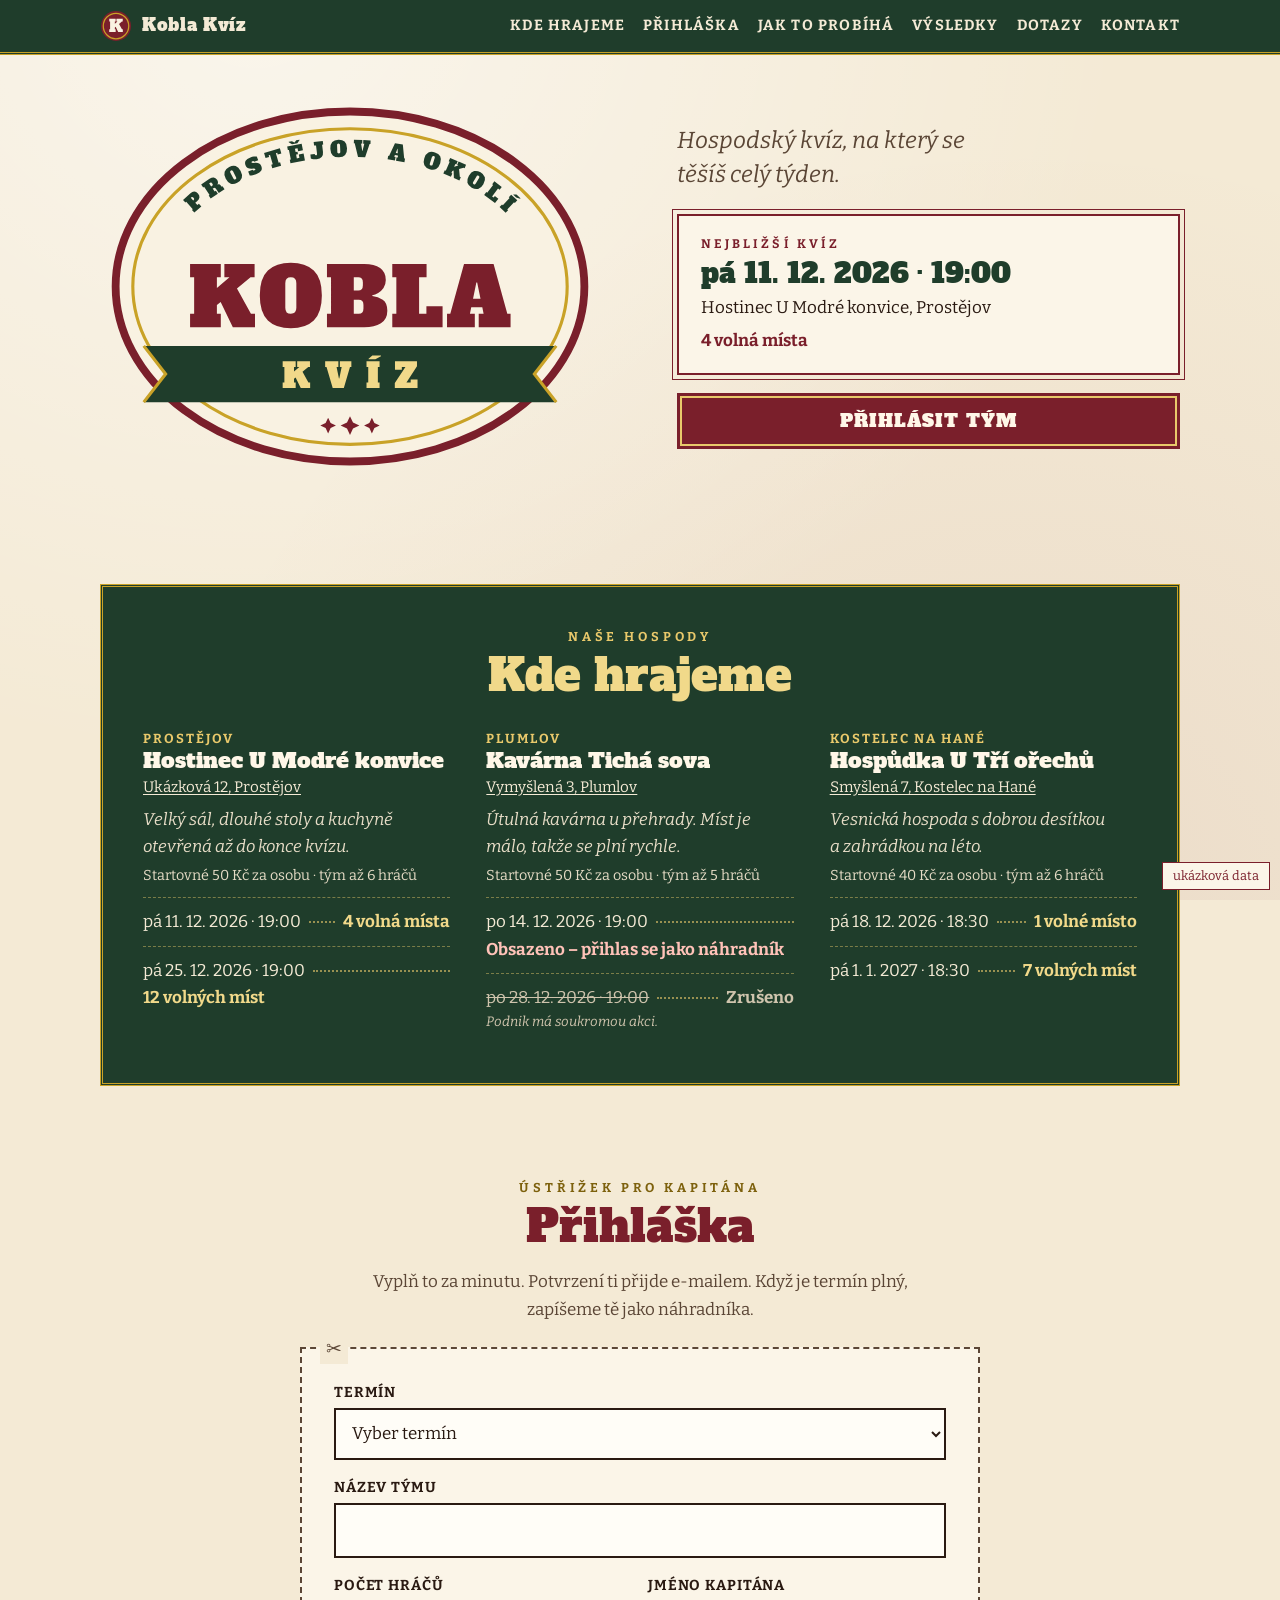
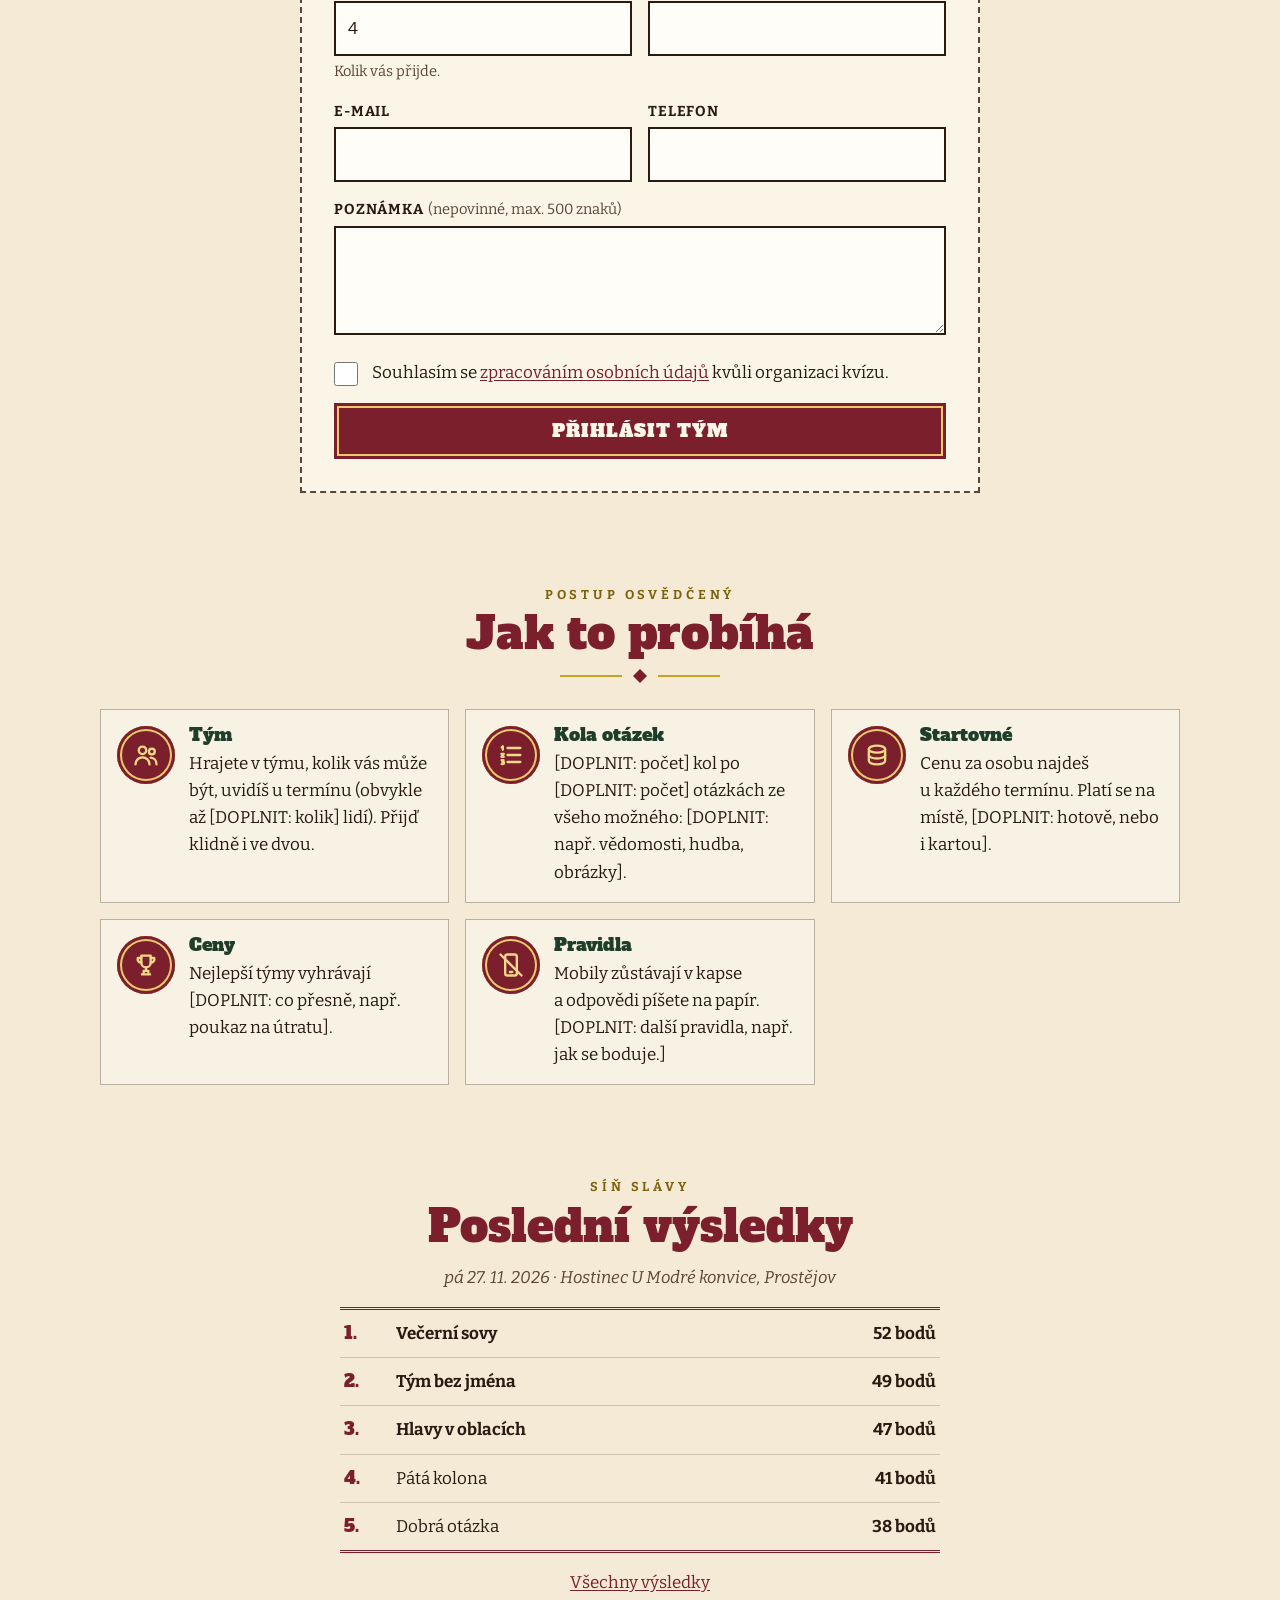
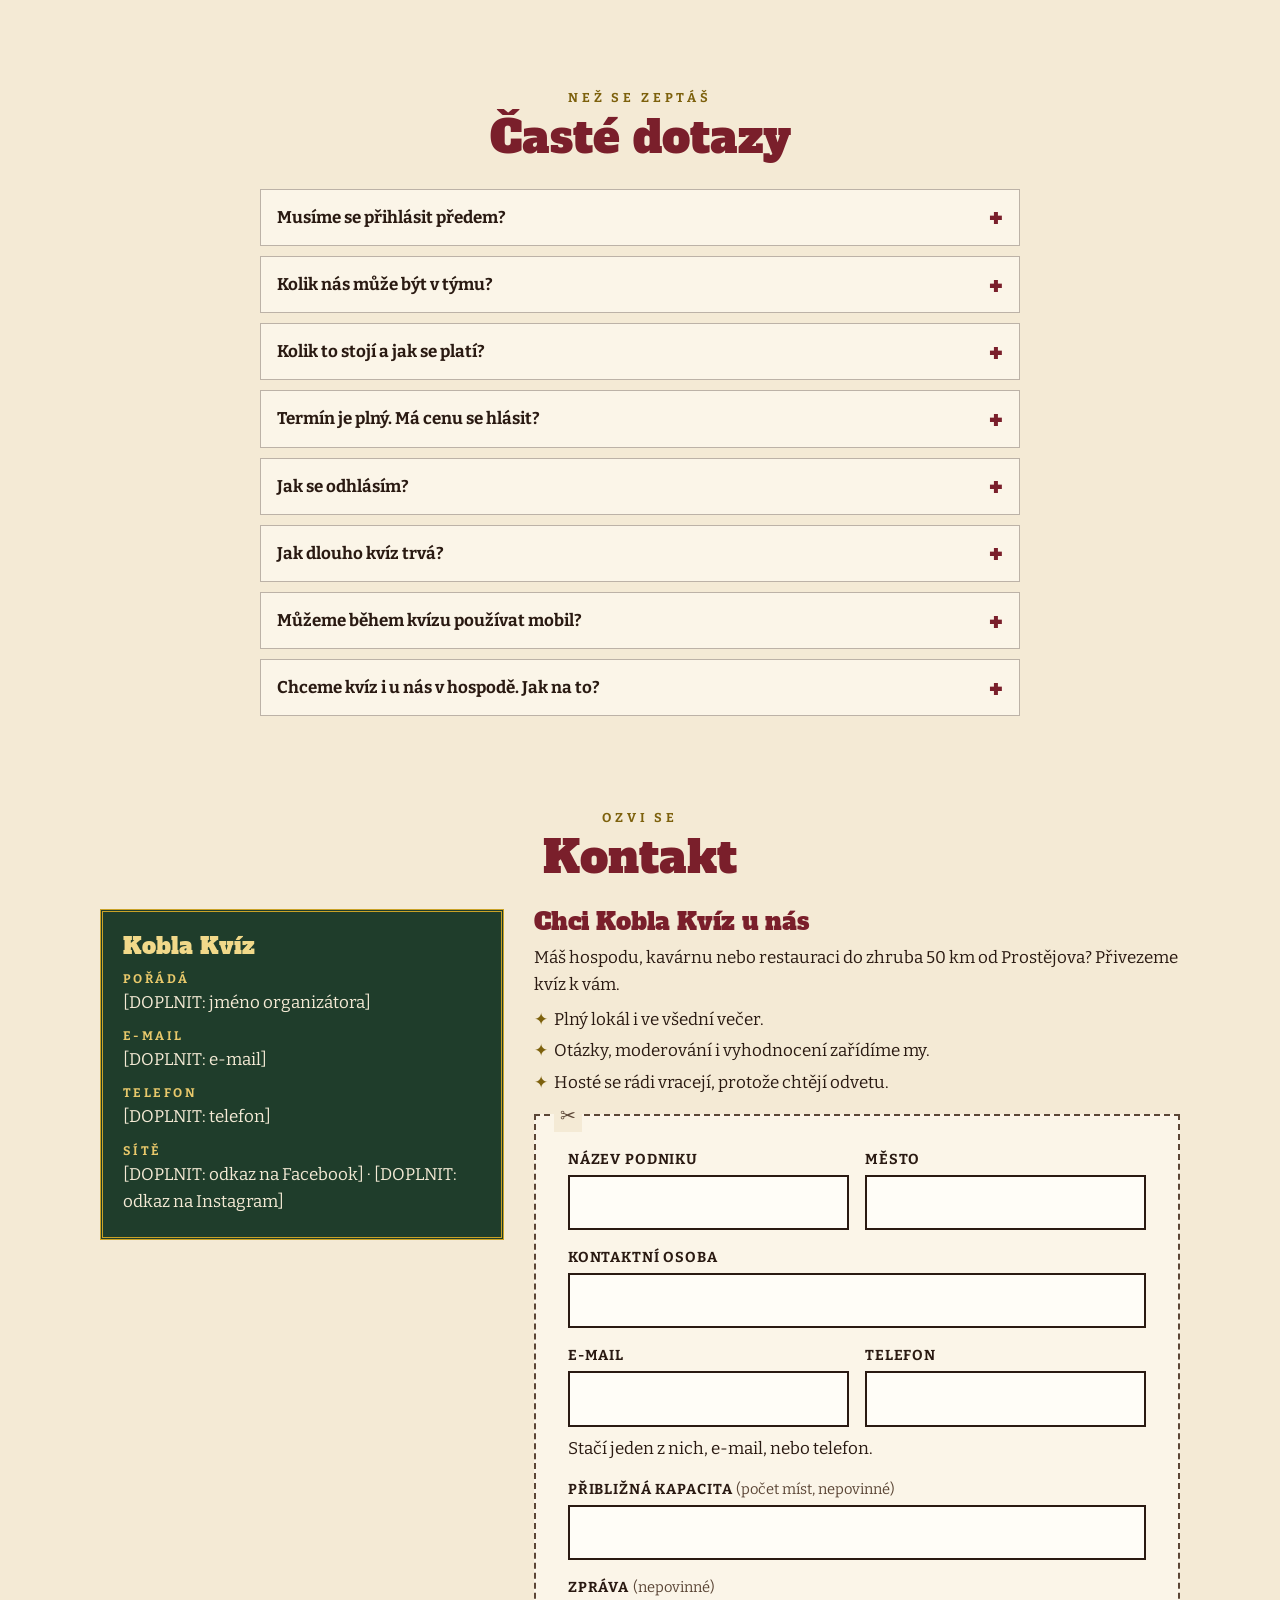
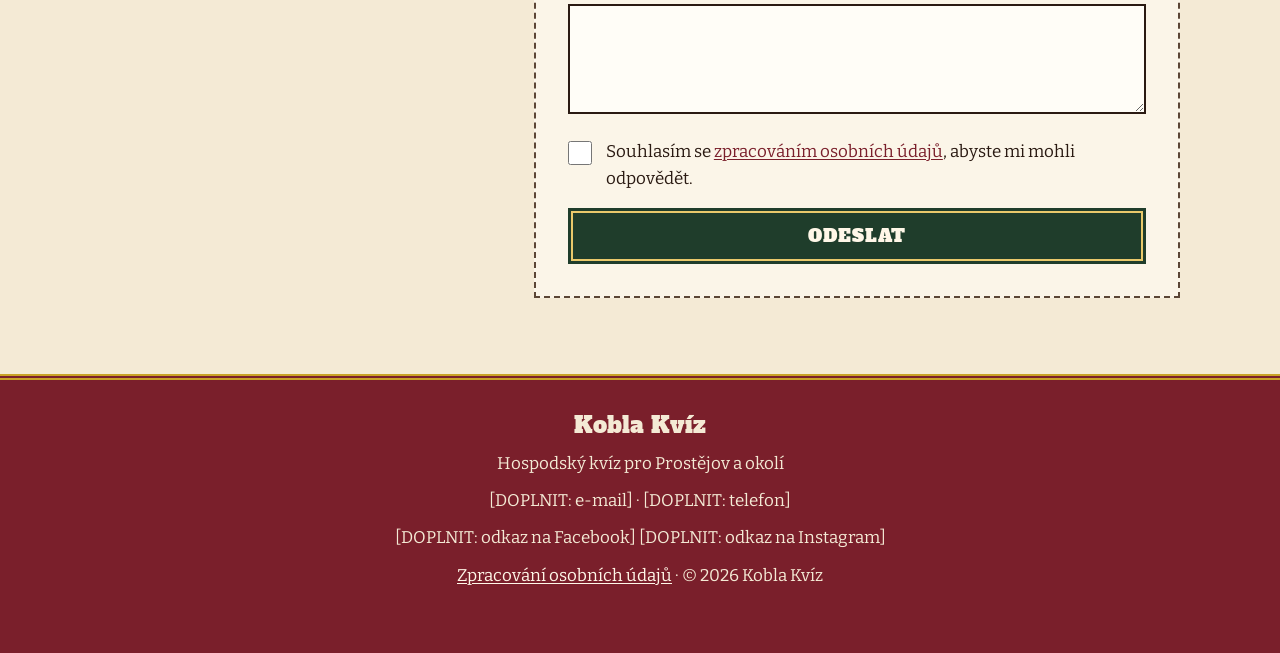
<file: index.html>
<!doctype html>
<html lang="cs">
<head>
  <meta charset="utf-8">
  <meta name="viewport" content="width=device-width, initial-scale=1">
  <title>Kobla Kvíz – hospodský kvíz v Prostějově a okolí</title>
  <meta name="description" content="Hospodský kvíz pro Prostějov a okolí. Podívej se, kde a kdy hrajeme, kolik zbývá míst, a přihlas tým za minutu.">
  <meta name="theme-color" content="#1f3d2b">
  <link rel="icon" href="assets/img/favicon.svg" type="image/svg+xml">
  <link rel="icon" href="assets/img/favicon-32.png" sizes="32x32" type="image/png">
  <link rel="apple-touch-icon" href="assets/img/apple-touch-icon.png">
  <meta property="og:type" content="website">
  <meta property="og:locale" content="cs_CZ">
  <meta property="og:title" content="Kobla Kvíz – hospodský kvíz v Prostějově a okolí">
  <meta property="og:description" content="Kde a kdy hrajeme, kolik zbývá míst a přihláška týmu za minutu.">
  <meta property="og:url" content="https://frankie851.github.io/kobla-kviz/">
  <meta property="og:image" content="https://frankie851.github.io/kobla-kviz/assets/img/sdileni.png">
  <meta property="og:image:width" content="1200">
  <meta property="og:image:height" content="630">
  <meta property="og:image:alt" content="Logo Kobla Kvíz – hospodský kvíz pro Prostějov a okolí">
  <meta name="twitter:card" content="summary_large_image">
  <link rel="stylesheet" href="assets/css/styl.css">
</head>
<body>
  <a class="preskocit" href="#obsah">Přeskočit na obsah</a>

  <header class="pruh">
    <div class="obal">
      <a class="domu" href="./"><img src="assets/img/favicon.svg" alt="" width="32" height="32">Kobla Kvíz</a>
      <button class="menu-tlacitko" type="button" aria-expanded="false" aria-controls="menu">Menu</button>
      <nav id="menu" class="menu" aria-label="Hlavní menu">
        <ul>
          <li><a href="./#kde">Kde hrajeme</a></li>
          <li><a href="./#prihlaska">Přihláška</a></li>
          <li><a href="./#jak">Jak to probíhá</a></li>
          <li><a href="vysledky.html">Výsledky</a></li>
          <li data-fotky-odkaz hidden><a href="fotky.html">Fotky</a></li>
          <li><a href="./#dotazy">Dotazy</a></li>
          <li><a href="./#kontakt">Kontakt</a></li>
        </ul>
      </nav>
    </div>
  </header>

  <main id="obsah">
    <!-- R1 Úvod -->
    <section class="uvod" aria-label="Úvod">
      <div class="obal uvod-mrizka">
        <h1><img class="logo" src="assets/img/logo.svg" alt="Kobla Kvíz – Prostějov a okolí" width="320" height="240"></h1>
        <div>
          <p class="slogan">Hospodský kvíz, na který se těšíš celý týden.</p>
          <div class="kupon" id="nejblizsi" aria-live="polite">
            <p class="nad">Nejbližší kvíz</p>
            <span class="kostra kostra--svetla kostra--nadpis" style="margin-inline:auto"></span>
            <span class="kostra kostra--svetla kostra--kratka" style="margin-inline:auto"></span>
          </div>
          <a class="tlacitko" id="tlacitko-prihlasit" href="#prihlaska">Přihlásit tým</a>
        </div>
      </div>
    </section>

    <!-- R2 Kde hrajeme -->
    <section id="kde">
      <div class="obal listek">
        <div class="nadpis"><span class="pred">Naše hospody</span><h2>Kde hrajeme</h2></div>
        <div class="podniky" id="podniky" aria-live="polite">
          <div aria-hidden="true"><span class="kostra kostra--kratka"></span><span class="kostra kostra--nadpis"></span><span class="kostra"></span><span class="kostra"></span></div>
          <div aria-hidden="true"><span class="kostra kostra--kratka"></span><span class="kostra kostra--nadpis"></span><span class="kostra"></span><span class="kostra"></span></div>
          <div aria-hidden="true"><span class="kostra kostra--kratka"></span><span class="kostra kostra--nadpis"></span><span class="kostra"></span><span class="kostra"></span></div>
        </div>
      </div>
    </section>

    <!-- R3 Přihláška -->
    <section id="prihlaska">
      <div class="obal">
        <div class="nadpis"><span class="pred">Ústřižek pro kapitána</span><h2>Přihláška</h2></div>
        <p class="uvodni-text">Vyplň to za minutu. Potvrzení ti přijde e-mailem. Když je termín plný, zapíšeme tě jako náhradníka.</p>
        <div class="formular-obal">
          <form id="form-prihlaska" class="formular" novalidate>
            <div class="pole">
              <label for="f-termin">Termín</label>
              <select id="f-termin" name="termin_id" required>
                <option value="">Načítám termíny…</option>
              </select>
            </div>
            <p class="info-termin" id="f-termin-info" aria-live="polite" hidden></p>
            <div class="pole">
              <label for="f-tym">Název týmu</label>
              <input id="f-tym" name="tym" required minlength="2" maxlength="40" autocomplete="off">
            </div>
            <div class="dva">
              <div class="pole">
                <label for="f-pocet">Počet hráčů</label>
                <input id="f-pocet" name="pocet_hracu" type="number" inputmode="numeric" min="1" max="10" value="4" required aria-describedby="f-pocet-napoveda">
                <span class="napoveda" id="f-pocet-napoveda">Kolik vás přijde.</span>
              </div>
              <div class="pole">
                <label for="f-kapitan">Jméno kapitána</label>
                <input id="f-kapitan" name="kapitan" required maxlength="60" autocomplete="name">
              </div>
            </div>
            <div class="dva">
              <div class="pole">
                <label for="f-email">E-mail</label>
                <input id="f-email" name="email" type="email" required maxlength="120" autocomplete="email" inputmode="email">
              </div>
              <div class="pole">
                <label for="f-telefon">Telefon</label>
                <input id="f-telefon" name="telefon" type="tel" required maxlength="20" autocomplete="tel" inputmode="tel">
              </div>
            </div>
            <div class="pole">
              <label for="f-poznamka">Poznámka <span>(nepovinné, max. 500 znaků)</span></label>
              <textarea id="f-poznamka" name="poznamka" rows="3" maxlength="500"></textarea>
            </div>
            <!-- Past na roboty: člověk toto pole nevidí a nevyplní -->
            <div class="medovnik" aria-hidden="true">
              <label for="f-web">Web</label>
              <input id="f-web" name="web" tabindex="-1" autocomplete="off">
            </div>
            <div class="souhlas">
              <input type="checkbox" id="f-souhlas" name="souhlas" required>
              <label for="f-souhlas">Souhlasím se <a href="osobni-udaje.html">zpracováním osobních údajů</a> kvůli organizaci kvízu.</label>
            </div>
            <button class="tlacitko" type="submit">Přihlásit tým</button>
            <div id="prihlaska-zprava" class="zprava" role="status" tabindex="-1" hidden></div>
          </form>
        </div>
      </div>
    </section>

    <!-- R4 Jak kvíz probíhá -->
    <section id="jak">
      <div class="obal">
        <div class="nadpis"><span class="pred">Postup osvědčený</span><h2>Jak to probíhá</h2>
          <svg class="ornament" viewBox="0 0 160 14" aria-hidden="true"><path d="M0 7h62M98 7h62" stroke="#c9a227" stroke-width="2"/><path d="M80 0l7 7-7 7-7-7z" fill="#7a1f2b"/></svg>
        </div>
        <ol class="kroky">
          <li>
            <span class="ikona" aria-hidden="true"><svg viewBox="0 0 24 24" fill="none" stroke="currentColor" stroke-width="2" stroke-linecap="round" stroke-linejoin="round"><circle cx="9" cy="8" r="3.2"/><path d="M3 20c0-3.3 2.7-6 6-6s6 2.7 6 6"/><circle cx="17" cy="9" r="2.5"/><path d="M16 14.2c2.8.2 5 2.6 5 5.8"/></svg></span>
            <div><h3>Tým</h3><p>Hrajete v týmu, kolik vás může být, uvidíš u termínu (obvykle až [DOPLNIT: kolik] lidí). Přijď klidně i ve dvou.</p></div>
          </li>
          <li>
            <span class="ikona" aria-hidden="true"><svg viewBox="0 0 24 24" fill="none" stroke="currentColor" stroke-width="2" stroke-linecap="round" stroke-linejoin="round"><path d="M9 6h11M9 12h11M9 18h11"/><path d="M4 5.5l1-1v3M3.8 11h2l-2 2.5h2M4 16.5h1.6l-1 1.3c1 0 1.4.4 1.4 1s-.5 1-1.2 1H4"/></svg></span>
            <div><h3>Kola otázek</h3><p>[DOPLNIT: počet] kol po [DOPLNIT: počet] otázkách ze všeho možného: [DOPLNIT: např. vědomosti, hudba, obrázky].</p></div>
          </li>
          <li>
            <span class="ikona" aria-hidden="true"><svg viewBox="0 0 24 24" fill="none" stroke="currentColor" stroke-width="2" stroke-linecap="round" stroke-linejoin="round"><ellipse cx="12" cy="7" rx="7" ry="3"/><path d="M5 7v5c0 1.7 3.1 3 7 3s7-1.3 7-3V7"/><path d="M5 12v5c0 1.7 3.1 3 7 3s7-1.3 7-3v-5"/></svg></span>
            <div><h3>Startovné</h3><p>Cenu za osobu najdeš u každého termínu. Platí se na místě, [DOPLNIT: hotově, nebo i kartou].</p></div>
          </li>
          <li>
            <span class="ikona" aria-hidden="true"><svg viewBox="0 0 24 24" fill="none" stroke="currentColor" stroke-width="2" stroke-linecap="round" stroke-linejoin="round"><path d="M8 4h8v6a4 4 0 0 1-8 0V4z"/><path d="M8 6H5a3 3 0 0 0 3 4M16 6h3a3 3 0 0 1-3 4"/><path d="M12 14v3M8.5 20h7M10 17h4v3h-4z"/></svg></span>
            <div><h3>Ceny</h3><p>Nejlepší týmy vyhrávají [DOPLNIT: co přesně, např. poukaz na útratu].</p></div>
          </li>
          <li>
            <span class="ikona" aria-hidden="true"><svg viewBox="0 0 24 24" fill="none" stroke="currentColor" stroke-width="2" stroke-linecap="round" stroke-linejoin="round"><rect x="7" y="3" width="10" height="18" rx="2"/><path d="M11 18h2"/><path d="M3 3l18 18"/></svg></span>
            <div><h3>Pravidla</h3><p>Mobily zůstávají v kapse a odpovědi píšete na papír. [DOPLNIT: další pravidla, např. jak se boduje.]</p></div>
          </li>
        </ol>
      </div>
    </section>

    <!-- R5 Výsledky (náhled) -->
    <section id="vysledky">
      <div class="obal vysledky-blok">
        <div class="nadpis"><span class="pred">Síň slávy</span><h2>Poslední výsledky</h2></div>
        <p class="kdy" id="vysledky-kdy"><span class="kostra kostra--svetla kostra--kratka" style="margin-inline:auto"></span></p>
        <ol class="poradi-tabulka" id="vysledky-nahled" hidden></ol>
        <a href="vysledky.html">Všechny výsledky</a>
      </div>
    </section>

    <!-- R6 Fotky (náhled) – bez fotek zůstane skrytá -->
    <section id="fotky" hidden>
      <div class="obal">
        <div class="nadpis"><span class="pred">Jak to u nás vypadá</span><h2>Fotky</h2></div>
        <p class="uvodni-text" id="fotky-kdy"></p>
        <ul class="fotky-mrizka" id="fotky-nahled"></ul>
        <p class="stred"><a href="fotky.html">Všechny fotky</a></p>
      </div>
    </section>

    <!-- R7 Časté dotazy -->
    <section id="dotazy">
      <div class="obal">
        <div class="nadpis"><span class="pred">Než se zeptáš</span><h2>Časté dotazy</h2></div>
        <div class="dotazy">
          <details>
            <summary>Musíme se přihlásit předem?</summary>
            <div><p>Určitě doporučujeme. Míst je omezeně a přihlášené týmy mají stůl jistý. Když zbude místo, můžete zkusit přijít i bez přihlášky, ale nezaručujeme to.</p></div>
          </details>
          <details>
            <summary>Kolik nás může být v týmu?</summary>
            <div><p>Nejvyšší počet hráčů je u každého termínu, záleží na velikosti stolů v podniku. Obvykle je to [DOPLNIT: kolik] lidí. Hrát se dá i ve dvou.</p></div>
          </details>
          <details>
            <summary>Kolik to stojí a jak se platí?</summary>
            <div><p>Startovné za osobu je uvedené u každého termínu. Platí se na místě před začátkem, [DOPLNIT: hotově, nebo i kartou].</p></div>
          </details>
          <details>
            <summary>Termín je plný. Má cenu se hlásit?</summary>
            <div><p>Ano. Přihlásíš se jako náhradník a když nějaký tým odřekne, ozveme se ti. Náhradníky bereme v pořadí, v jakém se přihlásili.</p></div>
          </details>
          <details>
            <summary>Jak se odhlásím?</summary>
            <div><p>Stačí odpovědět na potvrzovací e-mail, nebo napsat organizátorovi (kontakt je dole). Dej prosím vědět co nejdřív, ať se místo dostane na náhradníky.</p></div>
          </details>
          <details>
            <summary>Jak dlouho kvíz trvá?</summary>
            <div><p>Zhruba [DOPLNIT: kolik hodin] včetně přestávek a vyhlášení. Začínáme v čase uvedeném u termínu, přijď prosím [DOPLNIT: kolik] minut předem.</p></div>
          </details>
          <details>
            <summary>Můžeme během kvízu používat mobil?</summary>
            <div><p>Ne. Kvíz je o tom, co víte, ne co najdete. Mobily nechte v kapse, jinak hrozí [DOPLNIT: jaký trest, např. odečtení bodů].</p></div>
          </details>
          <details>
            <summary>Chceme kvíz i u nás v hospodě. Jak na to?</summary>
            <div><p>Paráda! Vyplň krátký formulář v sekci <a href="#kontakt">Kontakt</a> a ozveme se ti.</p></div>
          </details>
        </div>
      </div>
    </section>

    <!-- R8 Kontakt + formulář pro hospody -->
    <section id="kontakt">
      <div class="obal">
        <div class="nadpis"><span class="pred">Ozvi se</span><h2>Kontakt</h2></div>
        <div class="kontakt-mrizka">
          <div class="vizitka">
            <h3>Kobla Kvíz</h3>
            <ul>
              <li><span class="stitek">Pořádá</span>[DOPLNIT: jméno organizátora]</li>
              <li><span class="stitek">E-mail</span><span data-kontakt="email">[DOPLNIT: e-mail]</span></li>
              <li><span class="stitek">Telefon</span><span data-kontakt="telefon">[DOPLNIT: telefon]</span></li>
              <li><span class="stitek">Sítě</span><span data-kontakt="facebook">[DOPLNIT: odkaz na Facebook]</span> · <span data-kontakt="instagram">[DOPLNIT: odkaz na Instagram]</span></li>
            </ul>
          </div>

          <div class="pro-hospody">
            <h3>Chci Kobla Kvíz u nás</h3>
            <p>Máš hospodu, kavárnu nebo restauraci do zhruba 50 km od Prostějova? Přivezeme kvíz k vám.</p>
            <ul class="vyhody">
              <li>Plný lokál i ve všední večer.</li>
              <li>Otázky, moderování i vyhodnocení zařídíme my.</li>
              <li>Hosté se rádi vracejí, protože chtějí odvetu.</li>
            </ul>
            <div class="formular-obal">
              <form id="form-hospoda" class="formular" novalidate>
                <div class="dva">
                  <div class="pole">
                    <label for="h-podnik">Název podniku</label>
                    <input id="h-podnik" name="podnik" required maxlength="80" autocomplete="organization">
                  </div>
                  <div class="pole">
                    <label for="h-mesto">Město</label>
                    <input id="h-mesto" name="mesto" required maxlength="60" autocomplete="address-level2">
                  </div>
                </div>
                <div class="pole">
                  <label for="h-osoba">Kontaktní osoba</label>
                  <input id="h-osoba" name="kontaktni_osoba" required maxlength="60" autocomplete="name">
                </div>
                <div class="dva">
                  <div class="pole">
                    <label for="h-email">E-mail</label>
                    <input id="h-email" name="email" type="email" maxlength="120" autocomplete="email" inputmode="email" aria-describedby="h-kontakt-napoveda">
                  </div>
                  <div class="pole">
                    <label for="h-telefon">Telefon</label>
                    <input id="h-telefon" name="telefon" type="tel" maxlength="20" autocomplete="tel" inputmode="tel" aria-describedby="h-kontakt-napoveda">
                  </div>
                </div>
                <p class="napoveda" id="h-kontakt-napoveda" style="margin:-8px 0 0">Stačí jeden z nich, e-mail, nebo telefon.</p>
                <div class="pole">
                  <label for="h-kapacita">Přibližná kapacita <span>(počet míst, nepovinné)</span></label>
                  <input id="h-kapacita" name="kapacita" type="number" inputmode="numeric" min="1" max="1000">
                </div>
                <div class="pole">
                  <label for="h-zprava">Zpráva <span>(nepovinné)</span></label>
                  <textarea id="h-zprava" name="zprava" rows="3" maxlength="1000"></textarea>
                </div>
                <div class="medovnik" aria-hidden="true">
                  <label for="h-web">Web</label>
                  <input id="h-web" name="web" tabindex="-1" autocomplete="off">
                </div>
                <div class="souhlas">
                  <input type="checkbox" id="h-souhlas" name="souhlas" required>
                  <label for="h-souhlas">Souhlasím se <a href="osobni-udaje.html">zpracováním osobních údajů</a>, abyste mi mohli odpovědět.</label>
                </div>
                <button class="tlacitko tlacitko--zelene" type="submit">Odeslat</button>
                <div id="hospoda-zprava" class="zprava" role="status" tabindex="-1" hidden></div>
              </form>
            </div>
          </div>
        </div>
      </div>
    </section>
  </main>

  <!-- R12 Patička -->
  <footer class="paticka">
    <div class="obal">
      <p class="jmeno">Kobla Kvíz</p>
      <p>Hospodský kvíz pro Prostějov a okolí</p>
      <p><span data-kontakt="email">[DOPLNIT: e-mail]</span> · <span data-kontakt="telefon">[DOPLNIT: telefon]</span></p>
      <p class="site"><span data-kontakt="facebook">[DOPLNIT: odkaz na Facebook]</span> <span data-kontakt="instagram">[DOPLNIT: odkaz na Instagram]</span></p>
      <p><a href="osobni-udaje.html">Zpracování osobních údajů</a> · © <span data-rok>2026</span> Kobla Kvíz</p>
    </div>
  </footer>

  <script src="config.js"></script>
  <script src="assets/js/cesky.js"></script>
  <script src="assets/js/kobla.js"></script>
  <script src="assets/js/formulare.js"></script>
  <script src="assets/js/uvod.js"></script>
</body>
</html>
</file>
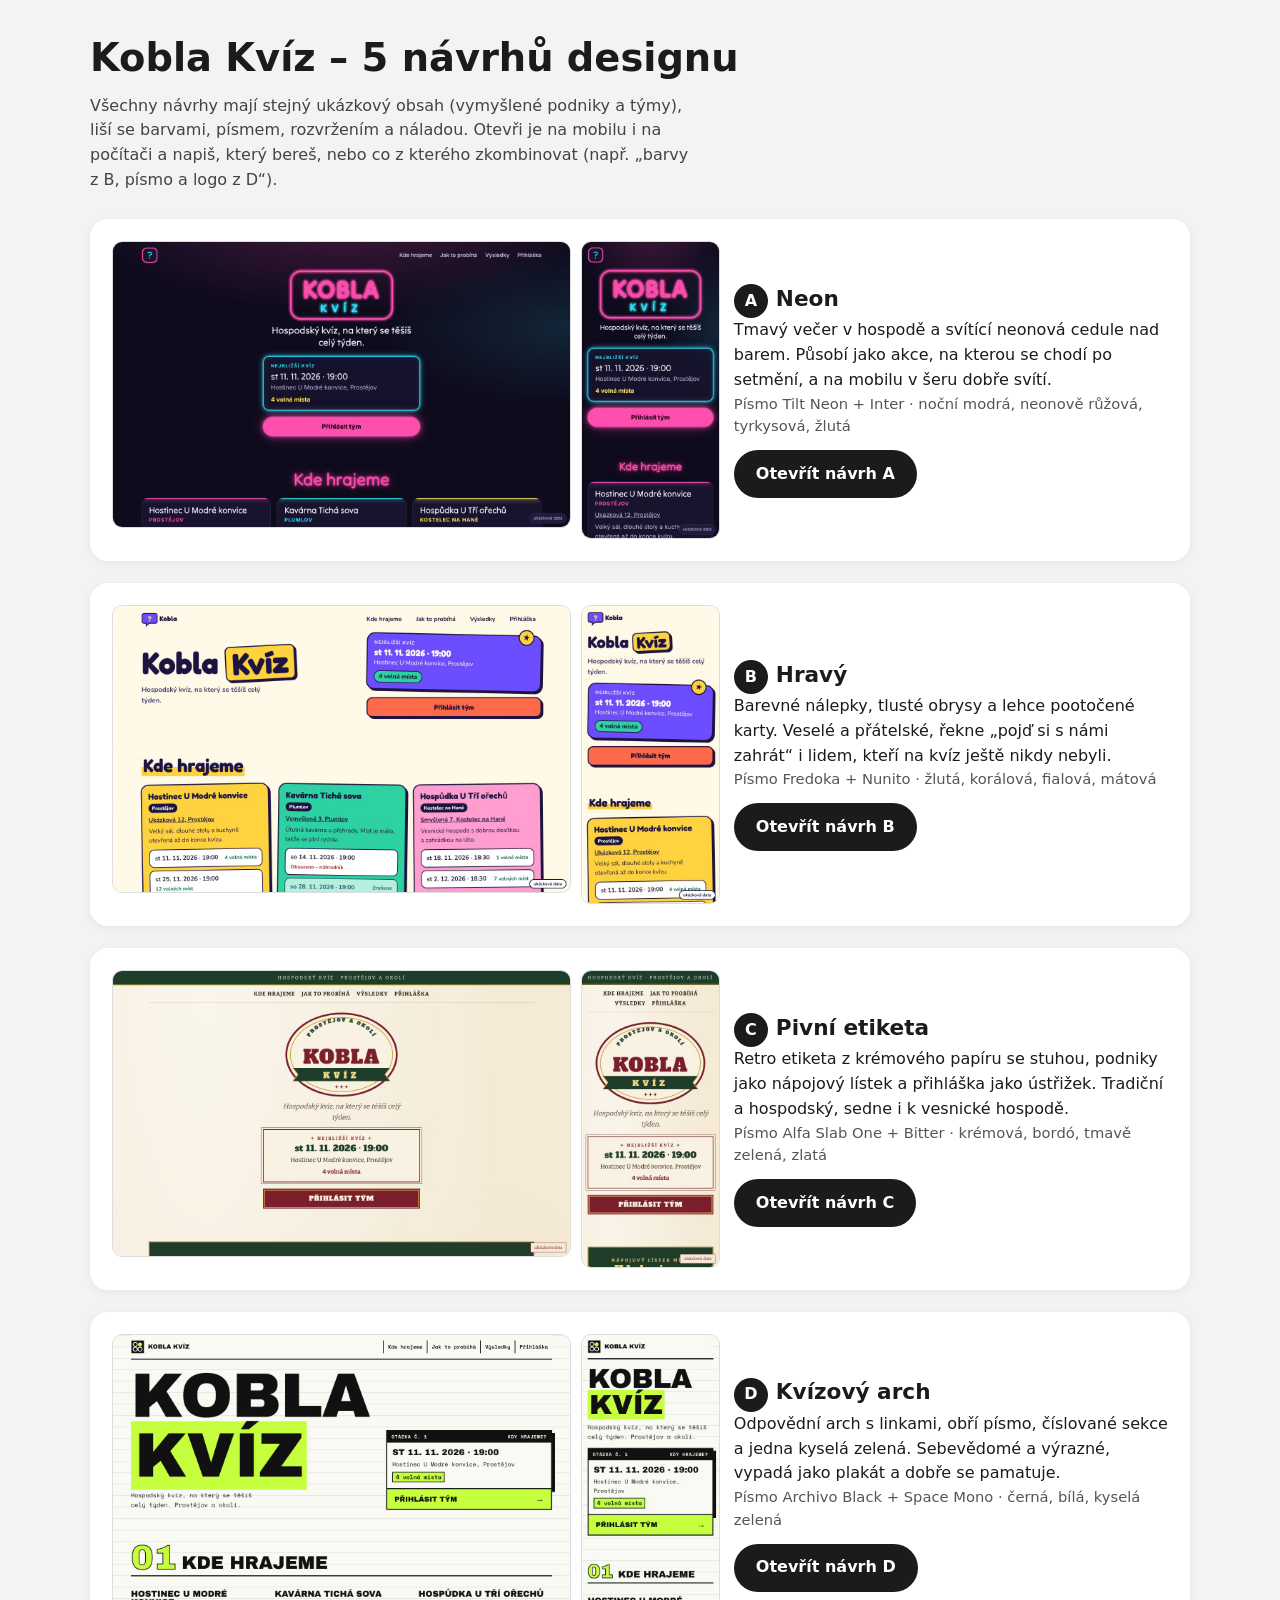
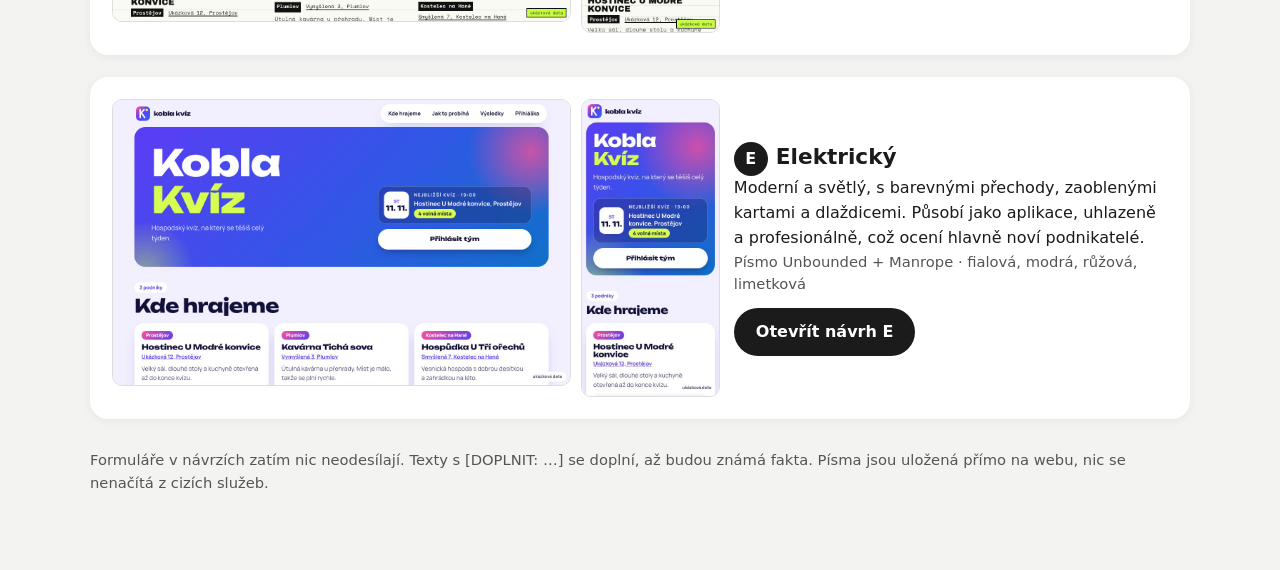
<file: navrhy/index.html>
<!doctype html>
<html lang="cs">
<head>
  <meta charset="utf-8">
  <meta name="viewport" content="width=device-width, initial-scale=1">
  <meta name="robots" content="noindex, nofollow">
  <title>Návrhy designu · Kobla Kvíz</title>
  <style>
    /* Rozcestník návrhů – záměrně neutrální, aby nepřebíjel samotné návrhy */
    *, *::before, *::after { box-sizing: border-box; }
    body { margin: 0; background: #f3f3f1; color: #1b1b1b; font: 400 1rem/1.55 system-ui, -apple-system, "Segoe UI", Roboto, sans-serif; }
    .obal { width: min(1100px, 100% - 32px); margin: 0 auto; padding: 28px 0 60px; }
    h1 { font-size: clamp(1.7rem, 6vw, 2.4rem); margin: 0 0 6px; }
    .uvod { max-width: 60ch; color: #444; margin: 0 0 26px; }
    .navrhy { display: grid; gap: 22px; }
    .navrh { background: #fff; border-radius: 18px; padding: 16px; box-shadow: 0 2px 10px rgba(0,0,0,.06); display: grid; gap: 14px; }
    .nahledy { display: grid; grid-template-columns: 3.3fr 1fr; gap: 10px; align-items: start; }
    .nahledy img { width: 100%; height: auto; display: block; border-radius: 10px; border: 1px solid #ddd; }
    h2 { margin: 0; font-size: 1.35rem; }
    h2 span { display: inline-grid; place-items: center; width: 34px; height: 34px; border-radius: 50%; background: #1b1b1b; color: #fff; margin-right: 8px; font-size: 1rem; }
    .navrh p { margin: 0; }
    .detail { color: #555; font-size: .92rem; }
    .odkaz { display: inline-flex; align-items: center; justify-content: center; min-height: 48px; padding: 0 22px; background: #1b1b1b; color: #fff; border-radius: 99px; text-decoration: none; font-weight: 700; justify-self: start; }
    .odkaz:hover { background: #333; }
    :focus-visible { outline: 3px solid #2a6bff; outline-offset: 3px; }
    .pozn { margin-top: 30px; font-size: .92rem; color: #555; }
    @media (min-width: 800px) {
      .navrh { grid-template-columns: 1.4fr 1fr; align-items: center; padding: 22px; }
    }
  </style>
</head>
<body>
  <main class="obal">
    <h1>Kobla Kvíz – 5 návrhů designu</h1>
    <p class="uvod">Všechny návrhy mají stejný ukázkový obsah (vymyšlené podniky a týmy), liší se barvami, písmem, rozvržením a náladou. Otevři je na mobilu i na počítači a napiš, který bereš, nebo co z kterého zkombinovat (např. „barvy z B, písmo a logo z D“).</p>

    <div class="navrhy">
      <article class="navrh">
        <div class="nahledy">
          <img src="nahledy/a-1280.jpg" width="1280" height="800" alt="Návrh A na počítači" loading="lazy">
          <img src="nahledy/a-390.jpg" width="390" height="844" alt="Návrh A na mobilu" loading="lazy">
        </div>
        <div>
          <h2><span>A</span>Neon</h2>
          <p>Tmavý večer v hospodě a svítící neonová cedule nad barem. Působí jako akce, na kterou se chodí po setmění, a na mobilu v šeru dobře svítí.</p>
          <p class="detail">Písmo Tilt Neon + Inter · noční modrá, neonově růžová, tyrkysová, žlutá</p>
          <p style="margin-top:12px"><a class="odkaz" href="a-neon/">Otevřít návrh A</a></p>
        </div>
      </article>

      <article class="navrh">
        <div class="nahledy">
          <img src="nahledy/b-1280.jpg" width="1280" height="800" alt="Návrh B na počítači" loading="lazy">
          <img src="nahledy/b-390.jpg" width="390" height="844" alt="Návrh B na mobilu" loading="lazy">
        </div>
        <div>
          <h2><span>B</span>Hravý</h2>
          <p>Barevné nálepky, tlusté obrysy a lehce pootočené karty. Veselé a přátelské, řekne „pojď si s námi zahrát“ i lidem, kteří na kvíz ještě nikdy nebyli.</p>
          <p class="detail">Písmo Fredoka + Nunito · žlutá, korálová, fialová, mátová</p>
          <p style="margin-top:12px"><a class="odkaz" href="b-hravy/">Otevřít návrh B</a></p>
        </div>
      </article>

      <article class="navrh">
        <div class="nahledy">
          <img src="nahledy/c-1280.jpg" width="1280" height="800" alt="Návrh C na počítači" loading="lazy">
          <img src="nahledy/c-390.jpg" width="390" height="844" alt="Návrh C na mobilu" loading="lazy">
        </div>
        <div>
          <h2><span>C</span>Pivní etiketa</h2>
          <p>Retro etiketa z krémového papíru se stuhou, podniky jako nápojový lístek a přihláška jako ústřižek. Tradiční a hospodský, sedne i k vesnické hospodě.</p>
          <p class="detail">Písmo Alfa Slab One + Bitter · krémová, bordó, tmavě zelená, zlatá</p>
          <p style="margin-top:12px"><a class="odkaz" href="c-etiketa/">Otevřít návrh C</a></p>
        </div>
      </article>

      <article class="navrh">
        <div class="nahledy">
          <img src="nahledy/d-1280.jpg" width="1280" height="800" alt="Návrh D na počítači" loading="lazy">
          <img src="nahledy/d-390.jpg" width="390" height="844" alt="Návrh D na mobilu" loading="lazy">
        </div>
        <div>
          <h2><span>D</span>Kvízový arch</h2>
          <p>Odpovědní arch s linkami, obří písmo, číslované sekce a jedna kyselá zelená. Sebevědomé a výrazné, vypadá jako plakát a dobře se pamatuje.</p>
          <p class="detail">Písmo Archivo Black + Space Mono · černá, bílá, kyselá zelená</p>
          <p style="margin-top:12px"><a class="odkaz" href="d-arch/">Otevřít návrh D</a></p>
        </div>
      </article>

      <article class="navrh">
        <div class="nahledy">
          <img src="nahledy/e-1280.jpg" width="1280" height="800" alt="Návrh E na počítači" loading="lazy">
          <img src="nahledy/e-390.jpg" width="390" height="844" alt="Návrh E na mobilu" loading="lazy">
        </div>
        <div>
          <h2><span>E</span>Elektrický</h2>
          <p>Moderní a světlý, s barevnými přechody, zaoblenými kartami a dlaždicemi. Působí jako aplikace, uhlazeně a profesionálně, což ocení hlavně noví podnikatelé.</p>
          <p class="detail">Písmo Unbounded + Manrope · fialová, modrá, růžová, limetková</p>
          <p style="margin-top:12px"><a class="odkaz" href="e-elektricky/">Otevřít návrh E</a></p>
        </div>
      </article>
    </div>

    <p class="pozn">Formuláře v návrzích zatím nic neodesílají. Texty s [DOPLNIT: …] se doplní, až budou známá fakta. Písma jsou uložená přímo na webu, nic se nenačítá z cizích služeb.</p>
  </main>
</body>
</html>
</file>
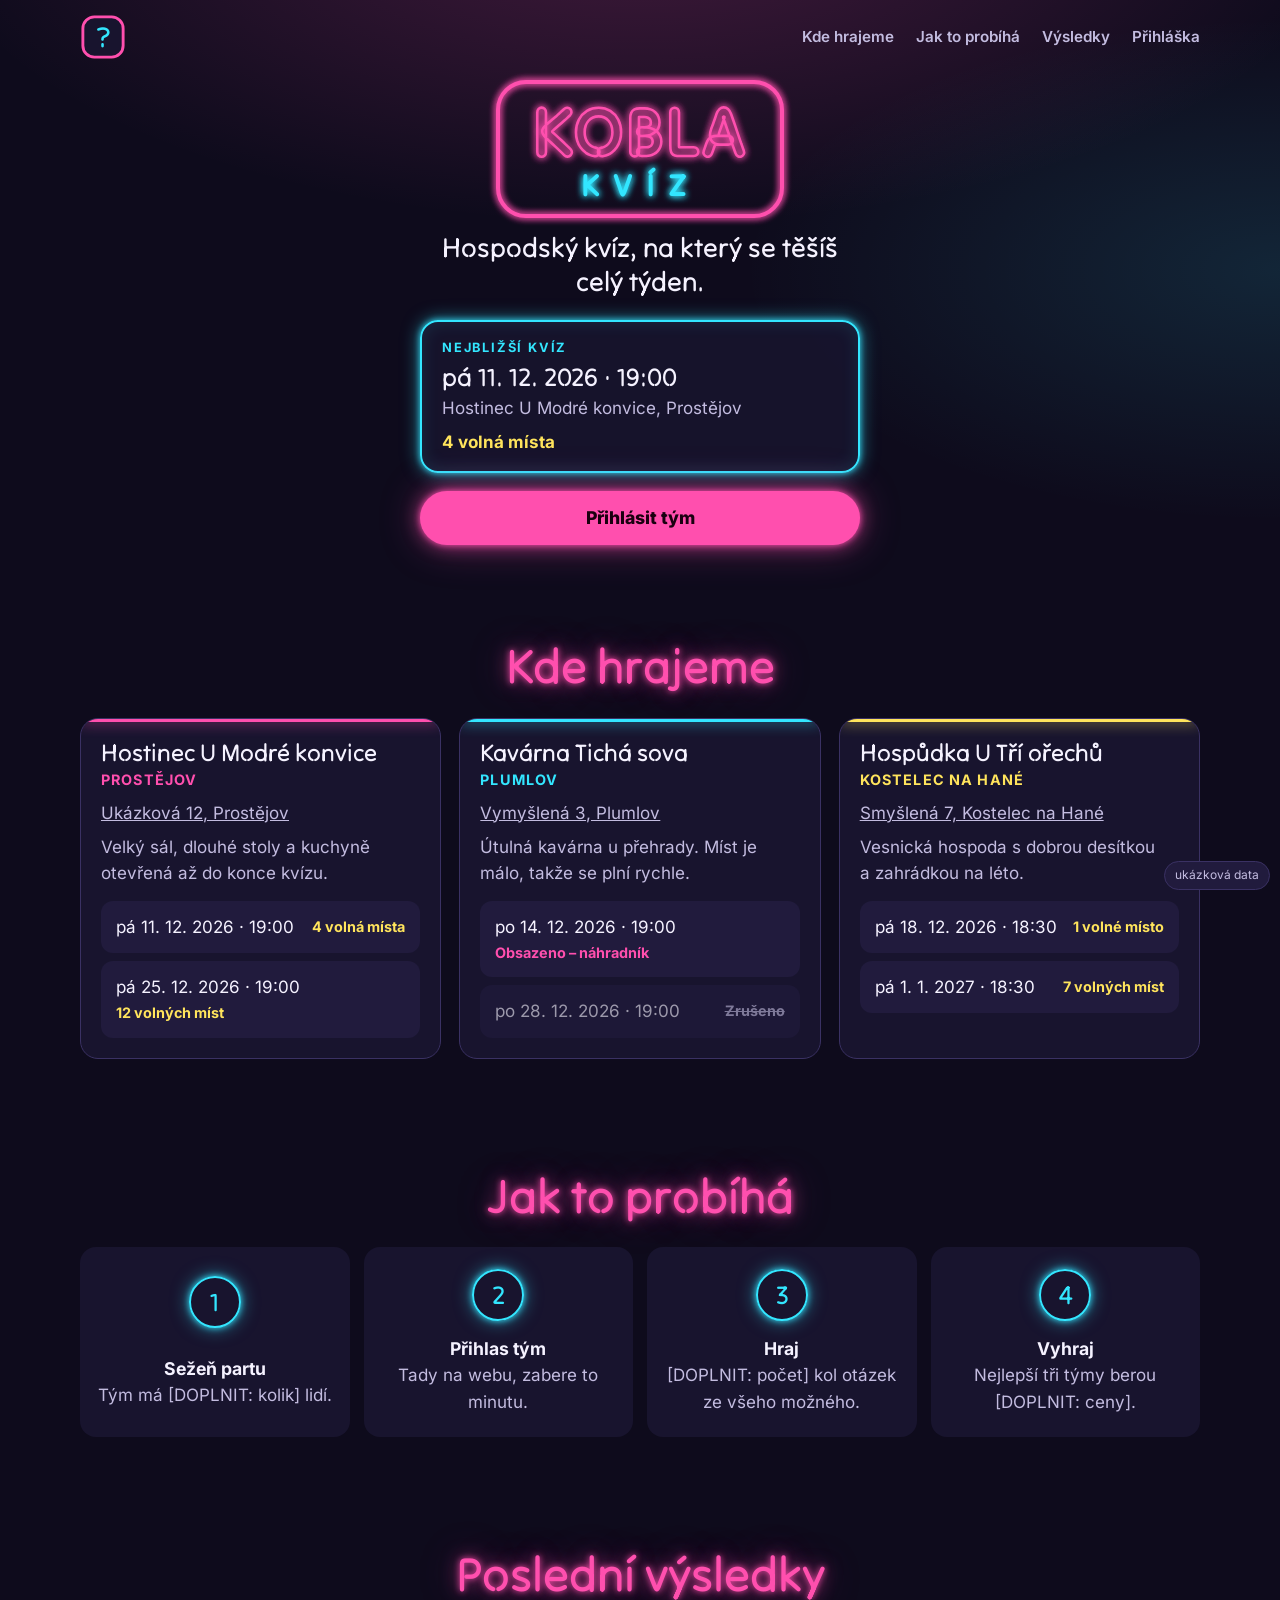
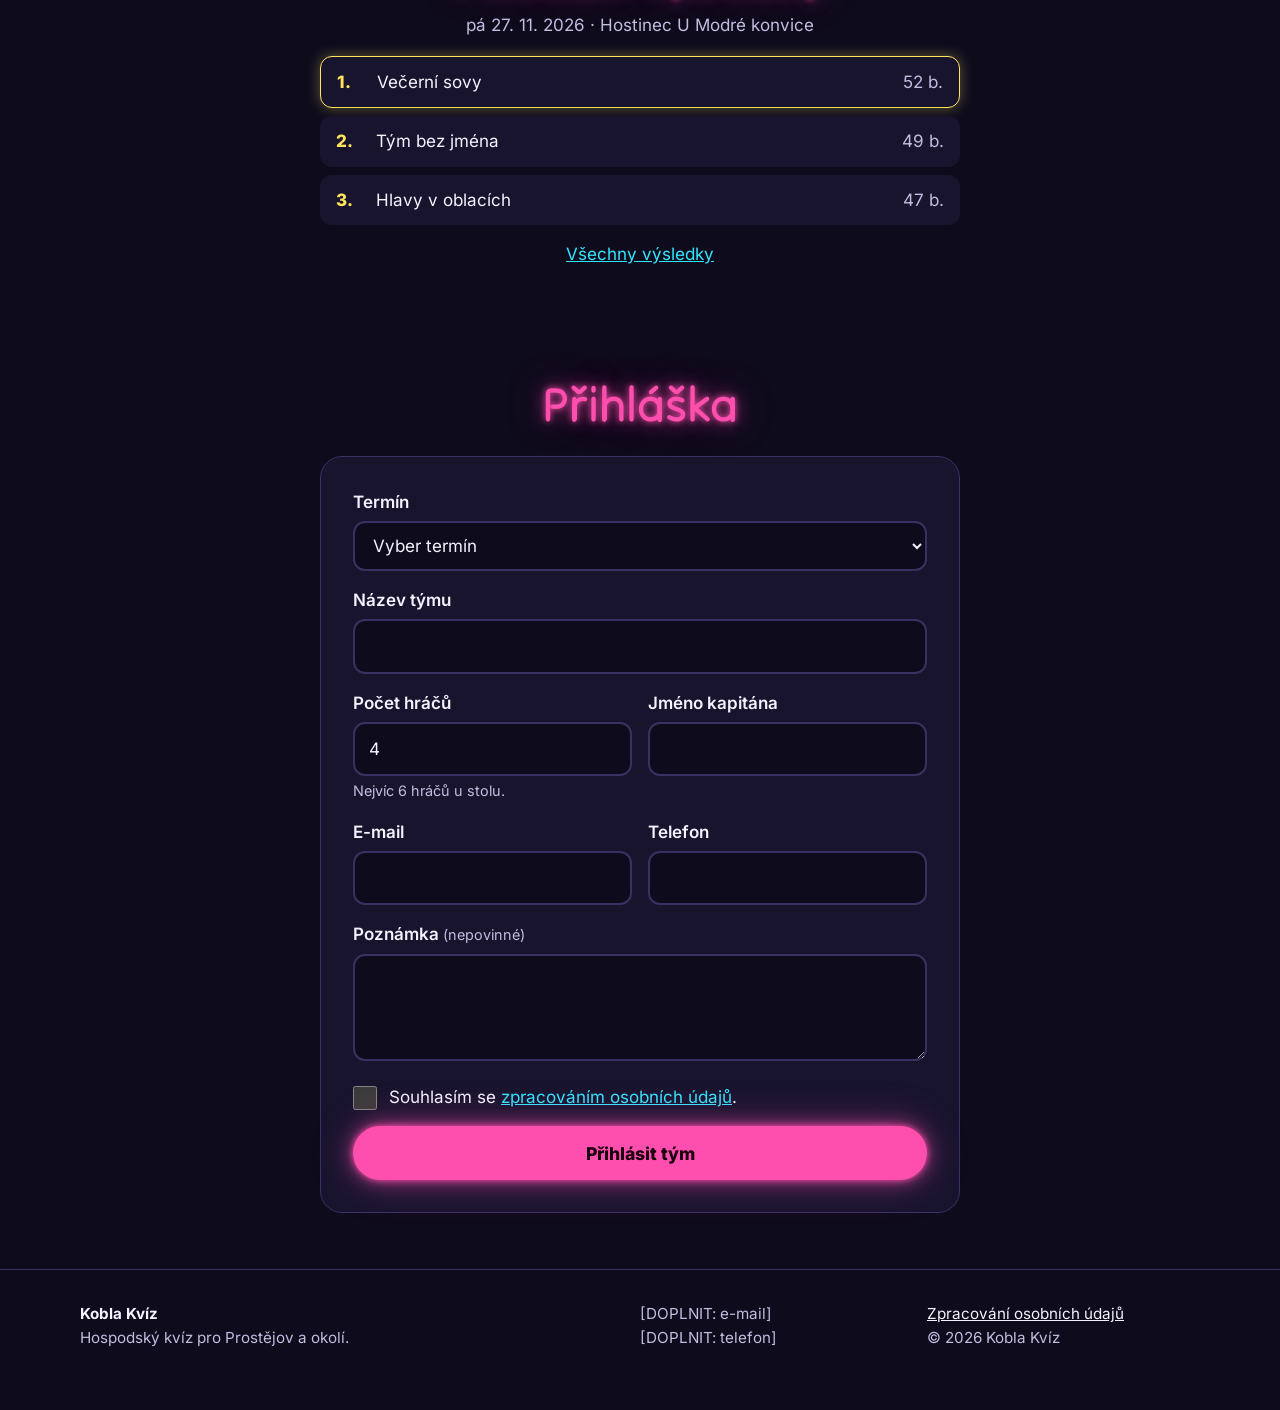
<file: navrhy/a-neon/index.html>
<!doctype html>
<html lang="cs">
<head>
  <meta charset="utf-8">
  <meta name="viewport" content="width=device-width, initial-scale=1">
  <meta name="robots" content="noindex, nofollow">
  <title>Návrh A – Neon · Kobla Kvíz</title>
  <link rel="stylesheet" href="../../assets/fonts/tilt-neon/tilt-neon.css">
  <link rel="stylesheet" href="../../assets/fonts/inter/inter.css">
  <style>
    /* Návrh A – Neon: tmavý večer v hospodě, svítící cedule */
    :root {
      --noc: #0e0b1c; --plocha: #18142e; --plocha2: #211b3d; --cara: #3a3163;
      --ruzova: #ff4fae; --tyrkys: #33e6ff; --zluta: #ffe45c;
      --text: #f5f2ff; --tlumeny: #c3bce0;
      --zar-r: 0 0 6px rgba(255,79,174,.9), 0 0 18px rgba(255,79,174,.6), 0 0 40px rgba(255,79,174,.35);
      --zar-t: 0 0 6px rgba(51,230,255,.9), 0 0 18px rgba(51,230,255,.55);
    }
    *, *::before, *::after { box-sizing: border-box; }
    html { color-scheme: dark; scroll-behavior: smooth; }
    body { margin: 0; background: var(--noc); color: var(--text); font: 400 1.0625rem/1.55 Inter, system-ui, sans-serif;
      background-image: radial-gradient(ellipse 80% 50% at 50% -10%, rgba(255,79,174,.22), transparent 70%),
                        radial-gradient(ellipse 60% 40% at 100% 30%, rgba(51,230,255,.12), transparent 70%); background-attachment: fixed; }
    a { color: var(--tyrkys); }
    :focus-visible { outline: 3px solid var(--zluta); outline-offset: 3px; border-radius: 6px; }
    .obal { width: min(1120px, 100% - 32px); margin-inline: auto; }
    .stitek-demo { position: fixed; right: 10px; bottom: 10px; z-index: 50; font-size: .75rem; background: var(--plocha2); color: var(--tlumeny);
      border: 1px solid var(--cara); padding: 4px 10px; border-radius: 99px; }

    /* Hlavička */
    .hlavicka { display: flex; align-items: center; justify-content: space-between; gap: 16px; padding: 14px 0; }
    .hlavicka nav { display: none; gap: 22px; }
    .hlavicka nav a { color: var(--tlumeny); text-decoration: none; font-weight: 600; font-size: .95rem; }
    .hlavicka nav a:hover { color: var(--text); }
    .znacka { display: block; width: 46px; height: 46px; }

    /* Úvod */
    .uvod { text-align: center; padding: 8px 0 40px; }
    .logo { width: min(300px, 78vw); height: auto; display: block; margin: 0 auto 6px; overflow: visible; }
    .logo .tuba { animation: blik 6s infinite; }
    @keyframes blik { 0%, 92%, 100% { opacity: 1; } 93% { opacity: .35; } 94% { opacity: 1; } 96% { opacity: .5; } 97% { opacity: 1; } }
    .slogan { font: 400 clamp(1.25rem, 4.6vw, 1.7rem)/1.25 "Tilt Neon", sans-serif; margin: 0 auto 22px; max-width: 26ch; color: var(--text); }
    .nejblizsi { display: inline-block; text-align: left; background: rgba(24,20,46,.85); border: 2px solid var(--tyrkys); box-shadow: var(--zar-t), inset 0 0 18px rgba(51,230,255,.12);
      border-radius: 18px; padding: 16px 20px; width: min(440px, 100%); }
    .nejblizsi .nad { font-size: .8rem; letter-spacing: .14em; text-transform: uppercase; color: var(--tyrkys); font-weight: 700; margin: 0; }
    .nejblizsi .kdy { font: 400 1.6rem/1.2 "Tilt Neon", sans-serif; margin: 4px 0 2px; }
    .nejblizsi .kde { margin: 0; color: var(--tlumeny); }
    .nejblizsi .volno { display: inline-block; margin-top: 8px; color: var(--zluta); font-weight: 700; }
    .tlacitko { display: inline-flex; align-items: center; justify-content: center; min-height: 54px; padding: 0 28px; border-radius: 99px; border: 0;
      background: var(--ruzova); color: #1a0010; font: 800 1.1rem/1 Inter, sans-serif; text-decoration: none; cursor: pointer; box-shadow: var(--zar-r);
      transition: transform .15s; }
    .tlacitko:hover { transform: translateY(-2px); }
    .uvod .tlacitko { margin-top: 18px; width: min(440px, 100%); }

    /* Sekce */
    section { padding: 56px 0; }
    h2 { font: 400 clamp(2rem, 7vw, 3rem)/1.05 "Tilt Neon", sans-serif; margin: 0 0 26px; color: var(--ruzova); text-shadow: var(--zar-r); text-align: center; }

    .podniky { display: grid; gap: 18px; }
    .podnik { background: var(--plocha); border: 1px solid var(--cara); border-radius: 18px; padding: 20px; position: relative; overflow: hidden; }
    .podnik::before { content: ""; position: absolute; inset: 0 0 auto 0; height: 3px; background: var(--barva); box-shadow: 0 0 14px var(--barva); }
    .podnik:nth-child(3n+1) { --barva: var(--ruzova); } .podnik:nth-child(3n+2) { --barva: var(--tyrkys); } .podnik:nth-child(3n) { --barva: var(--zluta); }
    .podnik h3 { font: 400 1.5rem/1.2 "Tilt Neon", sans-serif; margin: 0; }
    .podnik .mesto { margin: 2px 0 0; color: var(--barva); font-weight: 700; font-size: .9rem; letter-spacing: .08em; text-transform: uppercase; }
    .podnik .adresa { display: inline-block; margin: 8px 0; color: var(--tlumeny); }
    .podnik p { margin: 0 0 14px; color: var(--tlumeny); }
    .terminy { list-style: none; margin: 0; padding: 0; display: grid; gap: 8px; }
    .terminy a { display: flex; flex-wrap: wrap; justify-content: space-between; gap: 2px 10px; align-items: center; padding: 12px 14px; border-radius: 12px; background: var(--plocha2);
      color: var(--text); text-decoration: none; border: 1px solid transparent; min-height: 48px; }
    .terminy a:hover { border-color: var(--barva); }
    .terminy .stav { font-weight: 700; font-size: .9rem; color: var(--zluta); white-space: nowrap; }
    [data-stav="obsazeno"] .stav { color: var(--ruzova); }
    [data-stav="zruseno"] a { opacity: .6; cursor: default; } [data-stav="zruseno"] .stav { color: var(--tlumeny); text-decoration: line-through; }

    /* Jak to probíhá */
    .kroky { list-style: none; padding: 0; margin: 0; display: grid; gap: 14px; counter-reset: k; }
    .kroky li { counter-increment: k; display: grid; grid-template-columns: 56px 1fr; gap: 14px; align-items: center; background: var(--plocha); border-radius: 16px; padding: 14px 16px; }
    .kroky li::before { content: counter(k); display: grid; place-items: center; width: 52px; height: 52px; border-radius: 50%; border: 2px solid var(--tyrkys);
      box-shadow: var(--zar-t); font: 400 1.6rem "Tilt Neon", sans-serif; color: var(--tyrkys); }
    .kroky b { display: block; font-size: 1.1rem; }
    .kroky span { color: var(--tlumeny); }

    /* Formulář */
    .panel { background: var(--plocha); border: 1px solid var(--cara); border-radius: 22px; padding: 22px 18px; max-width: 640px; margin-inline: auto; }
    .formular { display: grid; gap: 16px; }
    .pole label { display: block; font-weight: 600; margin-bottom: 6px; }
    .pole label span, .pole small { color: var(--tlumeny); font-weight: 400; font-size: .9rem; }
    .pole small { display: block; margin-top: 4px; }
    input, select, textarea { width: 100%; font: inherit; color: var(--text); background: var(--noc); border: 2px solid var(--cara); border-radius: 12px; padding: 12px 14px; min-height: 50px; }
    input:focus, select:focus, textarea:focus { outline: none; border-color: var(--tyrkys); box-shadow: var(--zar-t); }
    .souhlas { display: grid; grid-template-columns: 26px 1fr; gap: 10px; align-items: start; }
    .souhlas input { width: 24px; height: 24px; min-height: 0; margin: 2px 0 0; accent-color: var(--ruzova); }
    .souhlas label { font-weight: 400; margin: 0; }
    .formular .tlacitko { width: 100%; }
    [data-zprava] { margin: 0; padding: 12px; border-radius: 12px; background: var(--plocha2); color: var(--zluta); }
    .dva { display: grid; gap: 16px; }

    /* Výsledky */
    .vysledky { max-width: 640px; margin-inline: auto; text-align: center; }
    .vysledky ol { list-style: none; padding: 0; margin: 0 0 16px; display: grid; gap: 8px; text-align: left; }
    .vysledky li { display: grid; grid-template-columns: 40px 1fr auto; padding: 12px 16px; background: var(--plocha); border-radius: 12px; }
    .vysledky li:first-child { border: 1px solid var(--zluta); box-shadow: 0 0 14px rgba(255,228,92,.35); }
    .vysledky .poradi { color: var(--zluta); font-weight: 800; } .vysledky .body { color: var(--tlumeny); }
    .vysledky p { color: var(--tlumeny); margin: -14px 0 18px; }

    footer { border-top: 1px solid var(--cara); padding: 32px 0 60px; color: var(--tlumeny); font-size: .95rem; }
    footer .obal { display: grid; gap: 14px; }
    footer a { color: var(--text); }

    @media (min-width: 760px) {
      .hlavicka nav { display: flex; }
      .podniky { grid-template-columns: repeat(auto-fit, minmax(300px, 1fr)); }
      .kroky { grid-template-columns: repeat(4, 1fr); }
      .kroky li { grid-template-columns: 1fr; text-align: center; justify-items: center; padding: 22px 16px; }
      .dva { grid-template-columns: 1fr 1fr; }
      .panel { padding: 32px; }
      footer .obal { grid-template-columns: 2fr 1fr 1fr; }
    }
    @media (prefers-reduced-motion: reduce) {
      *, *::before, *::after { animation: none !important; transition: none !important; scroll-behavior: auto !important; }
    }
  </style>
</head>
<body>
  <span class="stitek-demo">ukázková data</span>
  <header class="obal hlavicka">
    <svg class="znacka" viewBox="0 0 48 48" role="img" aria-label="Kobla Kvíz">
      <rect x="3" y="3" width="42" height="42" rx="12" fill="#18142e" stroke="#ff4fae" stroke-width="3"/>
      <text x="24" y="34" text-anchor="middle" font-family="Tilt Neon" font-size="30" fill="#33e6ff">?</text>
    </svg>
    <nav aria-label="Hlavní menu">
      <a href="#kde">Kde hrajeme</a><a href="#jak">Jak to probíhá</a><a href="#vysledky">Výsledky</a><a href="#prihlaska">Přihláška</a>
    </nav>
  </header>

  <main>
    <section class="uvod obal" style="padding-top:0">
      <h1 style="margin:0">
        <svg class="logo" viewBox="0 0 300 150" role="img" aria-label="Kobla Kvíz">
          <defs>
            <filter id="zar" x="-30%" y="-30%" width="160%" height="160%">
              <feGaussianBlur stdDeviation="3.5" result="b"/><feMerge><feMergeNode in="b"/><feMergeNode in="b"/><feMergeNode in="SourceGraphic"/></feMerge>
            </filter>
          </defs>
          <g class="tuba" filter="url(#zar)">
            <rect x="8" y="8" width="284" height="134" rx="28" fill="none" stroke="#ff4fae" stroke-width="4"/>
            <text x="150" y="82" text-anchor="middle" font-family="Tilt Neon" font-size="66" fill="none" stroke="#ff4fae" stroke-width="2.6" letter-spacing="4">KOBLA</text>
          </g>
          <g filter="url(#zar)">
            <text x="150" y="122" text-anchor="middle" font-family="Tilt Neon" font-size="30" fill="#33e6ff" letter-spacing="14">KVÍZ</text>
          </g>
        </svg>
      </h1>
      <p class="slogan">Hospodský kvíz, na který se těšíš celý týden.</p>
      <div class="nejblizsi" aria-live="polite">
        <p class="nad">Nejbližší kvíz</p>
        <p class="kdy"><span data-hero="datumcas">…</span></p>
        <p class="kde"><span data-hero="podnik"></span>, <span data-hero="mesto"></span></p>
        <span class="volno" data-hero="volno"></span>
      </div>
      <br>
      <a class="tlacitko" href="#prihlaska" data-hero-termin>Přihlásit tým</a>
    </section>

    <section id="kde">
      <div class="obal">
        <h2>Kde hrajeme</h2>
        <div class="podniky" id="podniky"></div>
      </div>
    </section>
    <template id="sablona-podnik">
      <article class="podnik">
        <h3 data-p="nazev"></h3>
        <p class="mesto" data-p="mesto"></p>
        <a class="adresa" data-p="adresa" href="#" target="_blank" rel="noopener"></a>
        <p data-p="popis"></p>
        <ul class="terminy" data-p-terminy></ul>
      </article>
    </template>
    <template id="sablona-termin">
      <li><a href="#prihlaska"><span data-t="datum"></span><span class="stav" data-t="stav"></span></a></li>
    </template>

    <section id="jak">
      <div class="obal">
        <h2>Jak to probíhá</h2>
        <ol class="kroky">
          <li><div><b>Sežeň partu</b><span>Tým má [DOPLNIT: kolik] lidí.</span></div></li>
          <li><div><b>Přihlas tým</b><span>Tady na webu, zabere to minutu.</span></div></li>
          <li><div><b>Hraj</b><span>[DOPLNIT: počet] kol otázek ze všeho možného.</span></div></li>
          <li><div><b>Vyhraj</b><span>Nejlepší tři týmy berou [DOPLNIT: ceny].</span></div></li>
        </ol>
      </div>
    </section>

    <section id="vysledky">
      <div class="obal vysledky">
        <h2>Poslední výsledky</h2>
        <p data-vysledky-nadpis></p>
        <ol id="vysledky-nahled"></ol>
        <a href="#vysledky">Všechny výsledky</a>
      </div>
    </section>

    <section id="prihlaska">
      <div class="obal">
        <h2>Přihláška</h2>
        <div class="panel">
          <form id="form-prihlaska" class="formular" novalidate>
            <div class="pole">
              <label for="f-termin">Termín</label>
              <select id="f-termin" name="termin" required><option value="">Vyber termín</option></select>
            </div>
            <div class="pole">
              <label for="f-tym">Název týmu</label>
              <input id="f-tym" name="tym" required minlength="2" maxlength="40" autocomplete="off">
            </div>
            <div class="dva">
              <div class="pole">
                <label for="f-pocet">Počet hráčů</label>
                <input id="f-pocet" name="pocet" type="number" inputmode="numeric" min="1" max="6" value="4" required aria-describedby="f-pocet-napoveda">
                <small id="f-pocet-napoveda">Nejvíc 6 hráčů u stolu.</small>
              </div>
              <div class="pole">
                <label for="f-kapitan">Jméno kapitána</label>
                <input id="f-kapitan" name="kapitan" required autocomplete="name">
              </div>
            </div>
            <div class="dva">
              <div class="pole">
                <label for="f-email">E-mail</label>
                <input id="f-email" name="email" type="email" required autocomplete="email">
              </div>
              <div class="pole">
                <label for="f-telefon">Telefon</label>
                <input id="f-telefon" name="telefon" type="tel" required autocomplete="tel">
              </div>
            </div>
            <div class="pole">
              <label for="f-poznamka">Poznámka <span>(nepovinné)</span></label>
              <textarea id="f-poznamka" name="poznamka" rows="3" maxlength="500"></textarea>
            </div>
            <div class="souhlas">
              <input type="checkbox" id="f-souhlas" name="souhlas" required>
              <label for="f-souhlas">Souhlasím se <a href="../../osobni-udaje.html">zpracováním osobních údajů</a>.</label>
            </div>
            <button class="tlacitko" type="submit">Přihlásit tým</button>
            <p data-zprava role="status" hidden></p>
          </form>
        </div>
      </div>
    </section>
  </main>

  <footer>
    <div class="obal">
      <div><strong style="color:var(--text)">Kobla Kvíz</strong><br>Hospodský kvíz pro Prostějov a okolí.</div>
      <div>[DOPLNIT: e-mail]<br>[DOPLNIT: telefon]</div>
      <div><a href="../../osobni-udaje.html">Zpracování osobních údajů</a><br>© <span data-rok></span> Kobla Kvíz</div>
    </div>
  </footer>
  <script src="../../assets/js/cesky.js"></script>
  <script src="../demo-plnic.js"></script>
</body>
</html>
</file>
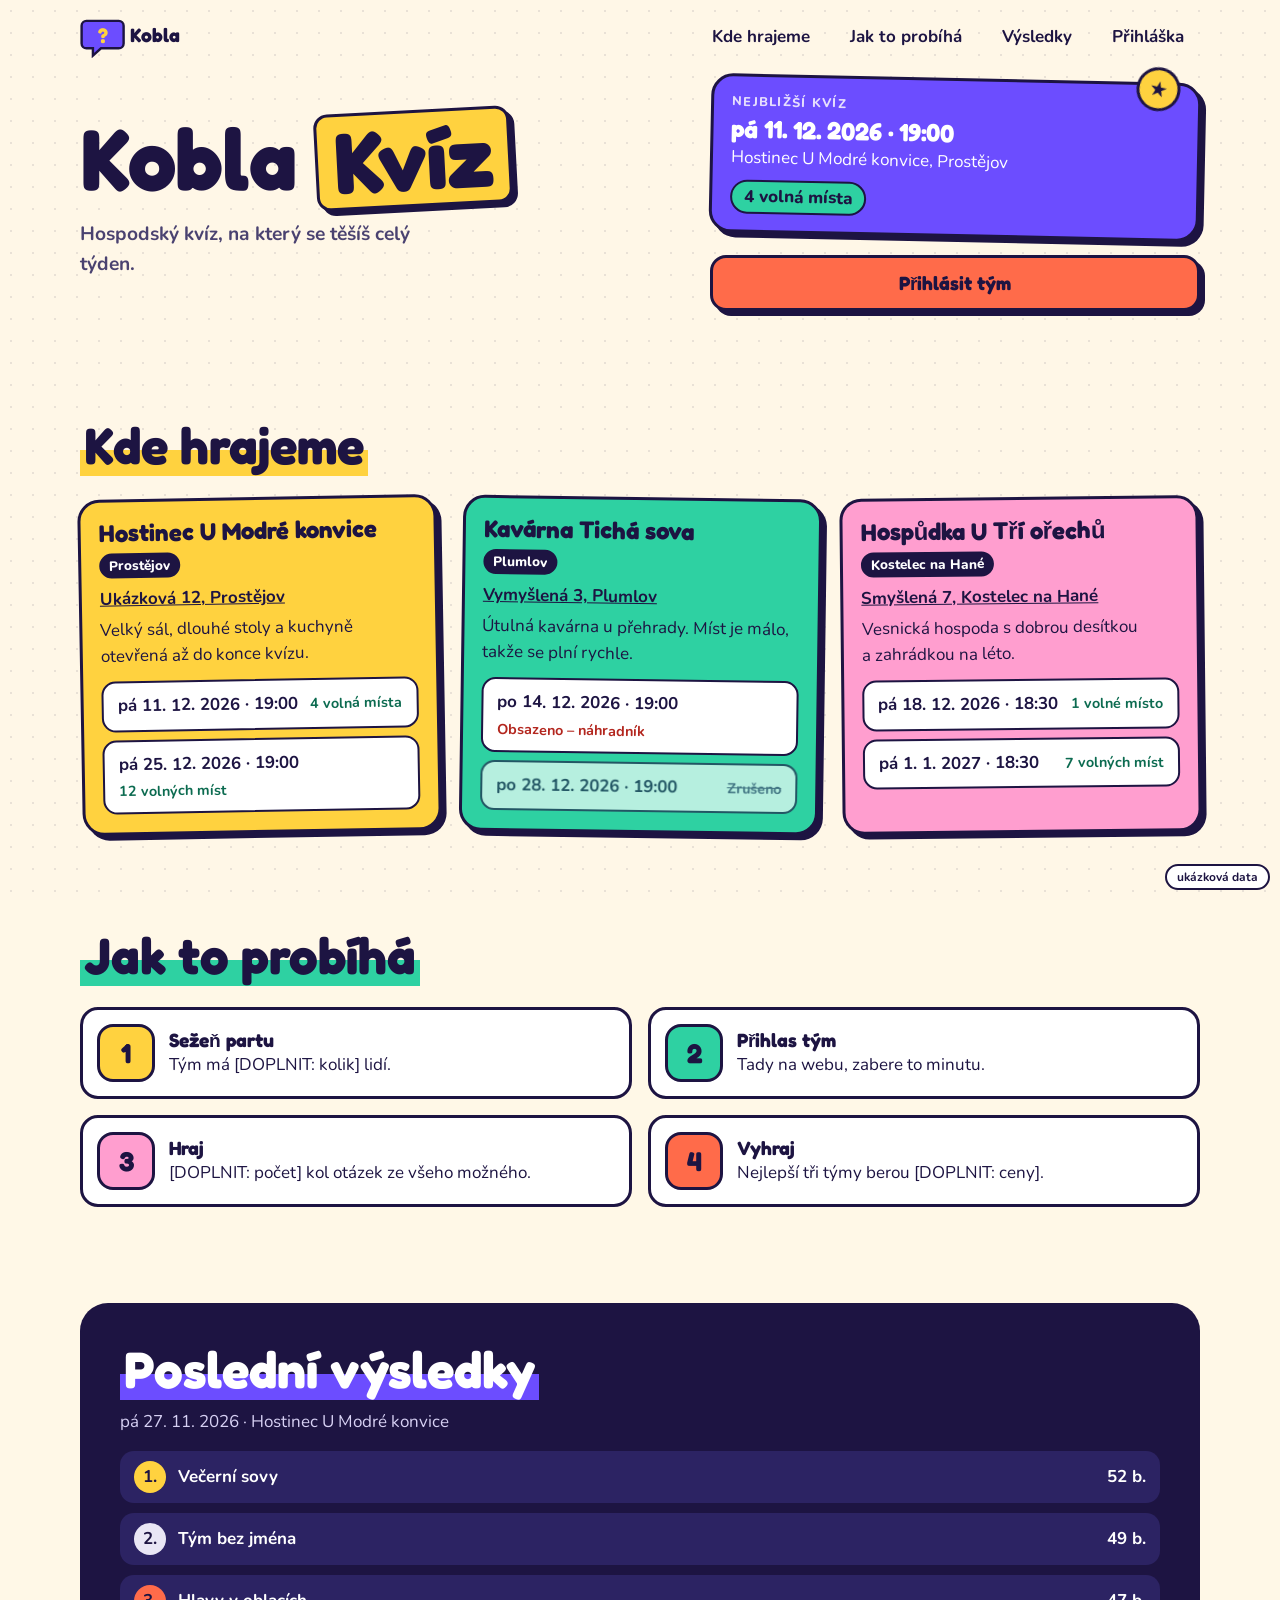
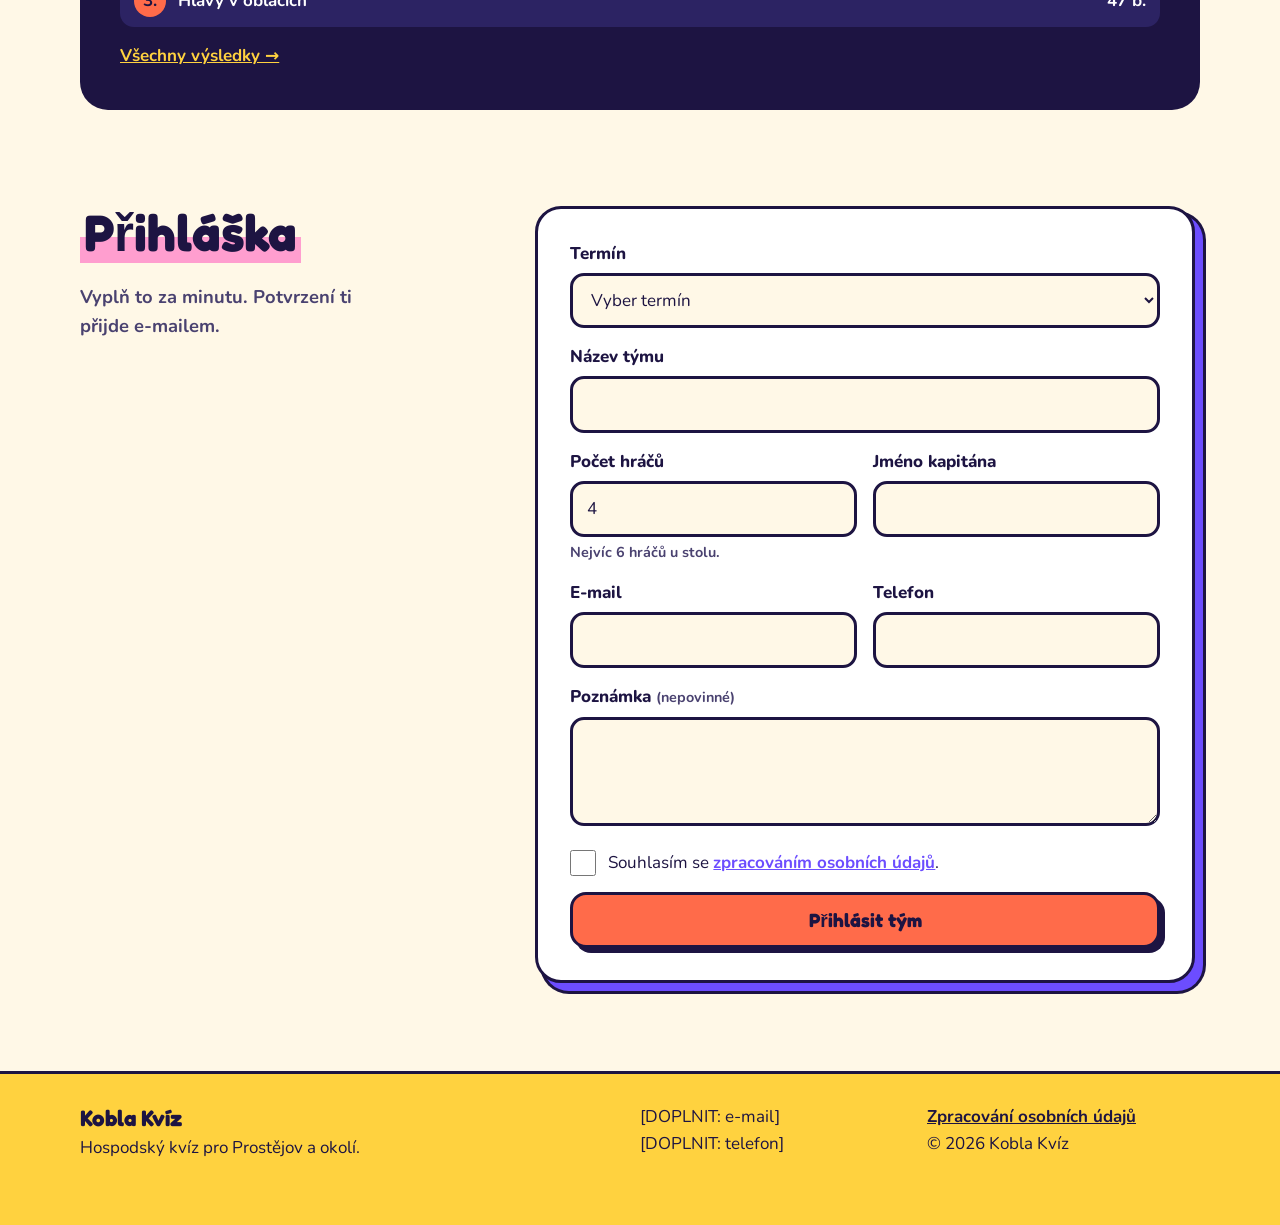
<file: navrhy/b-hravy/index.html>
<!doctype html>
<html lang="cs">
<head>
  <meta charset="utf-8">
  <meta name="viewport" content="width=device-width, initial-scale=1">
  <meta name="robots" content="noindex, nofollow">
  <title>Návrh B – Hravý · Kobla Kvíz</title>
  <link rel="stylesheet" href="../../assets/fonts/fredoka/fredoka.css">
  <link rel="stylesheet" href="../../assets/fonts/nunito/nunito.css">
  <style>
    /* Návrh B – Hravý: barevné nálepky, tlusté obrysy, dobrá nálada */
    :root {
      --inkoust: #1d1442; --papir: #fff8e7; --bila: #ffffff;
      --zluta: #ffd23f; --koral: #ff6b4a; --fialova: #6c4dff; --mata: #2ed1a2; --ruzova: #ff9ecf;
      --tlumeny: #4a4270;
      --obrys: 3px solid var(--inkoust); --stin: 5px 5px 0 var(--inkoust);
    }
    *, *::before, *::after { box-sizing: border-box; }
    html { scroll-behavior: smooth; }
    body { margin: 0; background: var(--papir); color: var(--inkoust); font: 400 1.0625rem/1.55 Nunito, system-ui, sans-serif;
      background-image: radial-gradient(var(--inkoust) 1px, transparent 1.4px); background-size: 22px 22px; background-attachment: fixed;
      background-color: var(--papir); }
    body::before { content: ""; position: fixed; inset: 0; background: rgba(255,248,231,.9); z-index: -1; }
    a { color: var(--fialova); font-weight: 700; }
    :focus-visible { outline: 3px solid var(--fialova); outline-offset: 3px; border-radius: 8px; }
    .obal { width: min(1120px, 100% - 32px); margin-inline: auto; }
    .stitek-demo { position: fixed; right: 10px; bottom: 10px; z-index: 50; font: 700 .75rem Nunito, sans-serif; background: var(--bila); border: 2px solid var(--inkoust); padding: 3px 10px; border-radius: 99px; }
    h1, h2, h3 { font-family: Fredoka, sans-serif; font-weight: 700; line-height: 1.05; margin: 0; }

    .hlavicka { display: flex; align-items: center; justify-content: space-between; padding: 14px 0; gap: 12px; }
    .hlavicka nav { display: none; gap: 8px; }
    .hlavicka nav a { text-decoration: none; color: var(--inkoust); padding: 8px 14px; border-radius: 99px; border: 2px solid transparent; }
    .hlavicka nav a:hover { border-color: var(--inkoust); background: var(--bila); }
    .logo-maly { height: 42px; width: auto; display: block; }

    .uvod { display: grid; gap: 18px; padding: 4px 0 40px; }
    .uvod h1 { font-size: clamp(2.6rem, 12vw, 5.4rem); letter-spacing: -.01em; }
    .uvod h1 .kviz { display: inline-block; background: var(--zluta); padding: 0 .18em; border: var(--obrys); border-radius: 14px; transform: rotate(-3deg); box-shadow: var(--stin); }
    .uvod .slogan { font-size: 1.2rem; margin: 0; max-width: 30ch; font-weight: 700; color: var(--tlumeny); }
    .listek { background: var(--fialova); color: var(--bila); border: var(--obrys); border-radius: 22px; box-shadow: var(--stin); padding: 16px 18px; position: relative; transform: rotate(1.2deg); }
    .listek::after { content: "★"; position: absolute; top: -18px; right: 18px; width: 44px; height: 44px; display: grid; place-items: center; background: var(--zluta); color: var(--inkoust);
      border: var(--obrys); border-radius: 50%; font-size: 1.3rem; transform: rotate(12deg); }
    .listek .nad { margin: 0; font-weight: 800; text-transform: uppercase; letter-spacing: .1em; font-size: .8rem; color: #e6defd; }
    .listek .kdy { margin: 2px 0; font: 700 1.55rem/1.15 Fredoka, sans-serif; }
    .listek .kde { margin: 0; }
    .listek .volno { display: inline-block; margin-top: 8px; background: var(--mata); color: var(--inkoust); font-weight: 800; padding: 2px 12px; border-radius: 99px; border: 2px solid var(--inkoust); }
    .tlacitko { display: inline-flex; align-items: center; justify-content: center; min-height: 56px; padding: 0 28px; background: var(--koral); color: var(--inkoust);
      border: var(--obrys); border-radius: 16px; box-shadow: var(--stin); font: 700 1.2rem/1 Fredoka, sans-serif; text-decoration: none; cursor: pointer; transition: transform .12s, box-shadow .12s; }
    .tlacitko:hover { transform: translate(-2px, -2px); box-shadow: 7px 7px 0 var(--inkoust); }
    .tlacitko:active { transform: translate(3px, 3px); box-shadow: 2px 2px 0 var(--inkoust); }

    section { padding: 48px 0; }
    h2 { font-size: clamp(2rem, 8vw, 3.2rem); margin-bottom: 24px; }
    h2 span { background: linear-gradient(transparent 58%, var(--barva, var(--zluta)) 58%); padding: 0 4px; }

    .podniky { display: grid; gap: 22px; }
    .podnik { background: var(--barva); border: var(--obrys); border-radius: 22px; box-shadow: var(--stin); padding: 18px; }
    .podnik:nth-child(3n+1) { --barva: var(--zluta); transform: rotate(-1deg); }
    .podnik:nth-child(3n+2) { --barva: var(--mata); transform: rotate(.8deg); }
    .podnik:nth-child(3n) { --barva: var(--ruzova); transform: rotate(-.6deg); }
    .podnik h3 { font-size: 1.5rem; }
    .podnik .mesto { display: inline-block; margin: 8px 0 4px; background: var(--inkoust); color: var(--bila); padding: 2px 10px; border-radius: 99px; font-weight: 800; font-size: .85rem; }
    .podnik .adresa { display: block; color: var(--inkoust); margin: 4px 0; }
    .podnik p { margin: 0 0 12px; }
    .terminy { list-style: none; margin: 0; padding: 0; display: grid; gap: 8px; }
    .terminy a { display: flex; flex-wrap: wrap; justify-content: space-between; gap: 2px 10px; align-items: center; min-height: 48px; padding: 10px 14px; background: var(--bila);
      color: var(--inkoust); border: 2px solid var(--inkoust); border-radius: 14px; text-decoration: none; font-weight: 700; }
    .terminy a:hover { background: var(--papir); }
    .terminy .stav { font-size: .9rem; color: #0c6b50; }
    [data-stav="obsazeno"] .stav { color: #b3261e; }
    [data-stav="zruseno"] a { opacity: .65; cursor: default; } [data-stav="zruseno"] .stav { color: var(--tlumeny); text-decoration: line-through; }

    .kroky { list-style: none; margin: 0; padding: 0; display: grid; gap: 16px; }
    .kroky li { display: flex; gap: 14px; align-items: center; background: var(--bila); border: var(--obrys); border-radius: 18px; padding: 14px; }
    .ikona { flex: none; width: 58px; height: 58px; border-radius: 16px; border: var(--obrys); display: grid; place-items: center; font: 700 1.7rem Fredoka, sans-serif; }
    .kroky li:nth-child(1) .ikona { background: var(--zluta); } .kroky li:nth-child(2) .ikona { background: var(--mata); }
    .kroky li:nth-child(3) .ikona { background: var(--ruzova); } .kroky li:nth-child(4) .ikona { background: var(--koral); }
    .kroky b { font: 700 1.2rem Fredoka, sans-serif; display: block; }

    .vysledky { background: var(--inkoust); color: var(--bila); border-radius: 28px; padding: 26px 20px; }
    .vysledky h2 span { --barva: var(--fialova); }
    .vysledky p { margin: -12px 0 16px; color: #d7d1f4; }
    .vysledky ol { list-style: none; padding: 0; margin: 0 0 16px; display: grid; gap: 10px; }
    .vysledky li { display: grid; grid-template-columns: 44px 1fr auto; align-items: center; background: #2c2363; border-radius: 14px; padding: 10px 14px; font-weight: 700; }
    .vysledky li:nth-child(1) .poradi { background: var(--zluta); } .vysledky li:nth-child(2) .poradi { background: #e9e6f5; } .vysledky li:nth-child(3) .poradi { background: var(--koral); }
    .vysledky .poradi { width: 32px; height: 32px; border-radius: 50%; display: grid; place-items: center; color: var(--inkoust); }
    .vysledky a { color: var(--zluta); }

    .panel { background: var(--bila); border: var(--obrys); border-radius: 26px; box-shadow: 8px 8px 0 var(--fialova), 8px 8px 0 3px var(--inkoust); padding: 22px 18px; max-width: 660px; }
    .formular { display: grid; gap: 16px; }
    .pole label { display: block; font-weight: 800; margin-bottom: 6px; }
    .pole label span, .pole small { color: var(--tlumeny); font-weight: 600; font-size: .9rem; }
    .pole small { display: block; margin-top: 4px; }
    input, select, textarea { width: 100%; font: inherit; color: var(--inkoust); background: var(--papir); border: var(--obrys); border-radius: 14px; padding: 12px 14px; min-height: 52px; }
    input:focus, select:focus, textarea:focus { outline: none; background: var(--bila); box-shadow: 4px 4px 0 var(--fialova); }
    .souhlas { display: grid; grid-template-columns: 28px 1fr; gap: 10px; align-items: start; }
    .souhlas input { width: 26px; height: 26px; min-height: 0; margin: 0; accent-color: var(--fialova); }
    .formular .tlacitko { width: 100%; }
    [data-zprava] { margin: 0; padding: 12px; background: var(--zluta); border: 2px solid var(--inkoust); border-radius: 12px; font-weight: 700; }
    .dva { display: grid; gap: 16px; }
    .prihlaska-uvod p { font-size: 1.15rem; font-weight: 700; color: var(--tlumeny); max-width: 28ch; }

    footer { background: var(--zluta); border-top: var(--obrys); padding: 30px 0 64px; margin-top: 40px; }
    footer .obal { display: grid; gap: 14px; }
    footer a { color: var(--inkoust); }

    @media (min-width: 760px) {
      .hlavicka nav { display: flex; }
      .uvod { grid-template-columns: 1.25fr 1fr; align-items: center; padding: 30px 0 60px; }
      .uvod .akce { grid-column: 2; }
      .podniky { grid-template-columns: repeat(auto-fit, minmax(300px, 1fr)); }
      .kroky { grid-template-columns: repeat(2, 1fr); }
      .vysledky { padding: 40px; }
      .prihlaska { display: grid; grid-template-columns: 1fr 1.6fr; gap: 40px; align-items: start; }
      .dva { grid-template-columns: 1fr 1fr; }
      .panel { padding: 32px; }
      footer .obal { grid-template-columns: 2fr 1fr 1fr; }
    }
    @media (prefers-reduced-motion: reduce) {
      *, *::before, *::after { animation: none !important; transition: none !important; scroll-behavior: auto !important; }
    }
  </style>
</head>
<body>
  <span class="stitek-demo">ukázková data</span>
  <header class="obal hlavicka">
    <svg class="logo-maly" viewBox="0 0 150 52" role="img" aria-label="Kobla Kvíz">
      <path d="M6 6h40a6 6 0 0 1 6 6v22a6 6 0 0 1-6 6H24l-10 9v-9H6a6 6 0 0 1-6-6V12a6 6 0 0 1 6-6z" transform="translate(2 0)" fill="#6c4dff" stroke="#1d1442" stroke-width="3"/>
      <text x="28" y="33" text-anchor="middle" font-family="Fredoka" font-weight="700" font-size="26" fill="#ffd23f">?</text>
      <text x="62" y="32" font-family="Fredoka" font-weight="700" font-size="24" fill="#1d1442">Kobla</text>
    </svg>
    <nav aria-label="Hlavní menu">
      <a href="#kde">Kde hrajeme</a><a href="#jak">Jak to probíhá</a><a href="#vysledky">Výsledky</a><a href="#prihlaska">Přihláška</a>
    </nav>
  </header>

  <main>
    <section class="obal uvod" style="padding-top:4px">
      <div>
        <h1>Kobla <span class="kviz">Kvíz</span></h1>
        <p class="slogan" style="margin-top:14px">Hospodský kvíz, na který se těšíš celý týden.</p>
      </div>
      <div class="akce">
        <div class="listek">
          <p class="nad">Nejbližší kvíz</p>
          <p class="kdy" data-hero="datumcas">…</p>
          <p class="kde"><span data-hero="podnik"></span>, <span data-hero="mesto"></span></p>
          <span class="volno" data-hero="volno"></span>
        </div>
        <a class="tlacitko" href="#prihlaska" data-hero-termin style="width:100%;margin-top:18px">Přihlásit tým</a>
      </div>
    </section>

    <section id="kde">
      <div class="obal">
        <h2><span>Kde hrajeme</span></h2>
        <div class="podniky" id="podniky"></div>
      </div>
    </section>
    <template id="sablona-podnik">
      <article class="podnik">
        <h3 data-p="nazev"></h3>
        <span class="mesto" data-p="mesto"></span>
        <a class="adresa" data-p="adresa" href="#" target="_blank" rel="noopener"></a>
        <p data-p="popis"></p>
        <ul class="terminy" data-p-terminy></ul>
      </article>
    </template>
    <template id="sablona-termin">
      <li><a href="#prihlaska"><span data-t="datum"></span><span class="stav" data-t="stav"></span></a></li>
    </template>

    <section id="jak">
      <div class="obal">
        <h2><span style="--barva:var(--mata)">Jak to probíhá</span></h2>
        <ol class="kroky">
          <li><span class="ikona" aria-hidden="true">1</span><div><b>Sežeň partu</b>Tým má [DOPLNIT: kolik] lidí.</div></li>
          <li><span class="ikona" aria-hidden="true">2</span><div><b>Přihlas tým</b>Tady na webu, zabere to minutu.</div></li>
          <li><span class="ikona" aria-hidden="true">3</span><div><b>Hraj</b>[DOPLNIT: počet] kol otázek ze všeho možného.</div></li>
          <li><span class="ikona" aria-hidden="true">4</span><div><b>Vyhraj</b>Nejlepší tři týmy berou [DOPLNIT: ceny].</div></li>
        </ol>
      </div>
    </section>

    <section id="vysledky">
      <div class="obal">
        <div class="vysledky">
          <h2><span>Poslední výsledky</span></h2>
          <p data-vysledky-nadpis></p>
          <ol id="vysledky-nahled"></ol>
          <a href="#vysledky">Všechny výsledky →</a>
        </div>
      </div>
    </section>

    <section id="prihlaska">
      <div class="obal prihlaska">
        <div class="prihlaska-uvod">
          <h2><span style="--barva:var(--ruzova)">Přihláška</span></h2>
          <p>Vyplň to za minutu. Potvrzení ti přijde e-mailem.</p>
        </div>
        <div class="panel">
          <form id="form-prihlaska" class="formular" novalidate>
            <div class="pole">
              <label for="f-termin">Termín</label>
              <select id="f-termin" name="termin" required><option value="">Vyber termín</option></select>
            </div>
            <div class="pole">
              <label for="f-tym">Název týmu</label>
              <input id="f-tym" name="tym" required minlength="2" maxlength="40" autocomplete="off">
            </div>
            <div class="dva">
              <div class="pole">
                <label for="f-pocet">Počet hráčů</label>
                <input id="f-pocet" name="pocet" type="number" inputmode="numeric" min="1" max="6" value="4" required aria-describedby="f-pocet-napoveda">
                <small id="f-pocet-napoveda">Nejvíc 6 hráčů u stolu.</small>
              </div>
              <div class="pole">
                <label for="f-kapitan">Jméno kapitána</label>
                <input id="f-kapitan" name="kapitan" required autocomplete="name">
              </div>
            </div>
            <div class="dva">
              <div class="pole">
                <label for="f-email">E-mail</label>
                <input id="f-email" name="email" type="email" required autocomplete="email">
              </div>
              <div class="pole">
                <label for="f-telefon">Telefon</label>
                <input id="f-telefon" name="telefon" type="tel" required autocomplete="tel">
              </div>
            </div>
            <div class="pole">
              <label for="f-poznamka">Poznámka <span>(nepovinné)</span></label>
              <textarea id="f-poznamka" name="poznamka" rows="3" maxlength="500"></textarea>
            </div>
            <div class="souhlas">
              <input type="checkbox" id="f-souhlas" name="souhlas" required>
              <label for="f-souhlas">Souhlasím se <a href="../../osobni-udaje.html">zpracováním osobních údajů</a>.</label>
            </div>
            <button class="tlacitko" type="submit">Přihlásit tým</button>
            <p data-zprava role="status" hidden></p>
          </form>
        </div>
      </div>
    </section>
  </main>

  <footer>
    <div class="obal">
      <div><strong style="font:700 1.4rem Fredoka,sans-serif">Kobla Kvíz</strong><br>Hospodský kvíz pro Prostějov a okolí.</div>
      <div>[DOPLNIT: e-mail]<br>[DOPLNIT: telefon]</div>
      <div><a href="../../osobni-udaje.html">Zpracování osobních údajů</a><br>© <span data-rok></span> Kobla Kvíz</div>
    </div>
  </footer>
  <script src="../../assets/js/cesky.js"></script>
  <script src="../demo-plnic.js"></script>
</body>
</html>
</file>
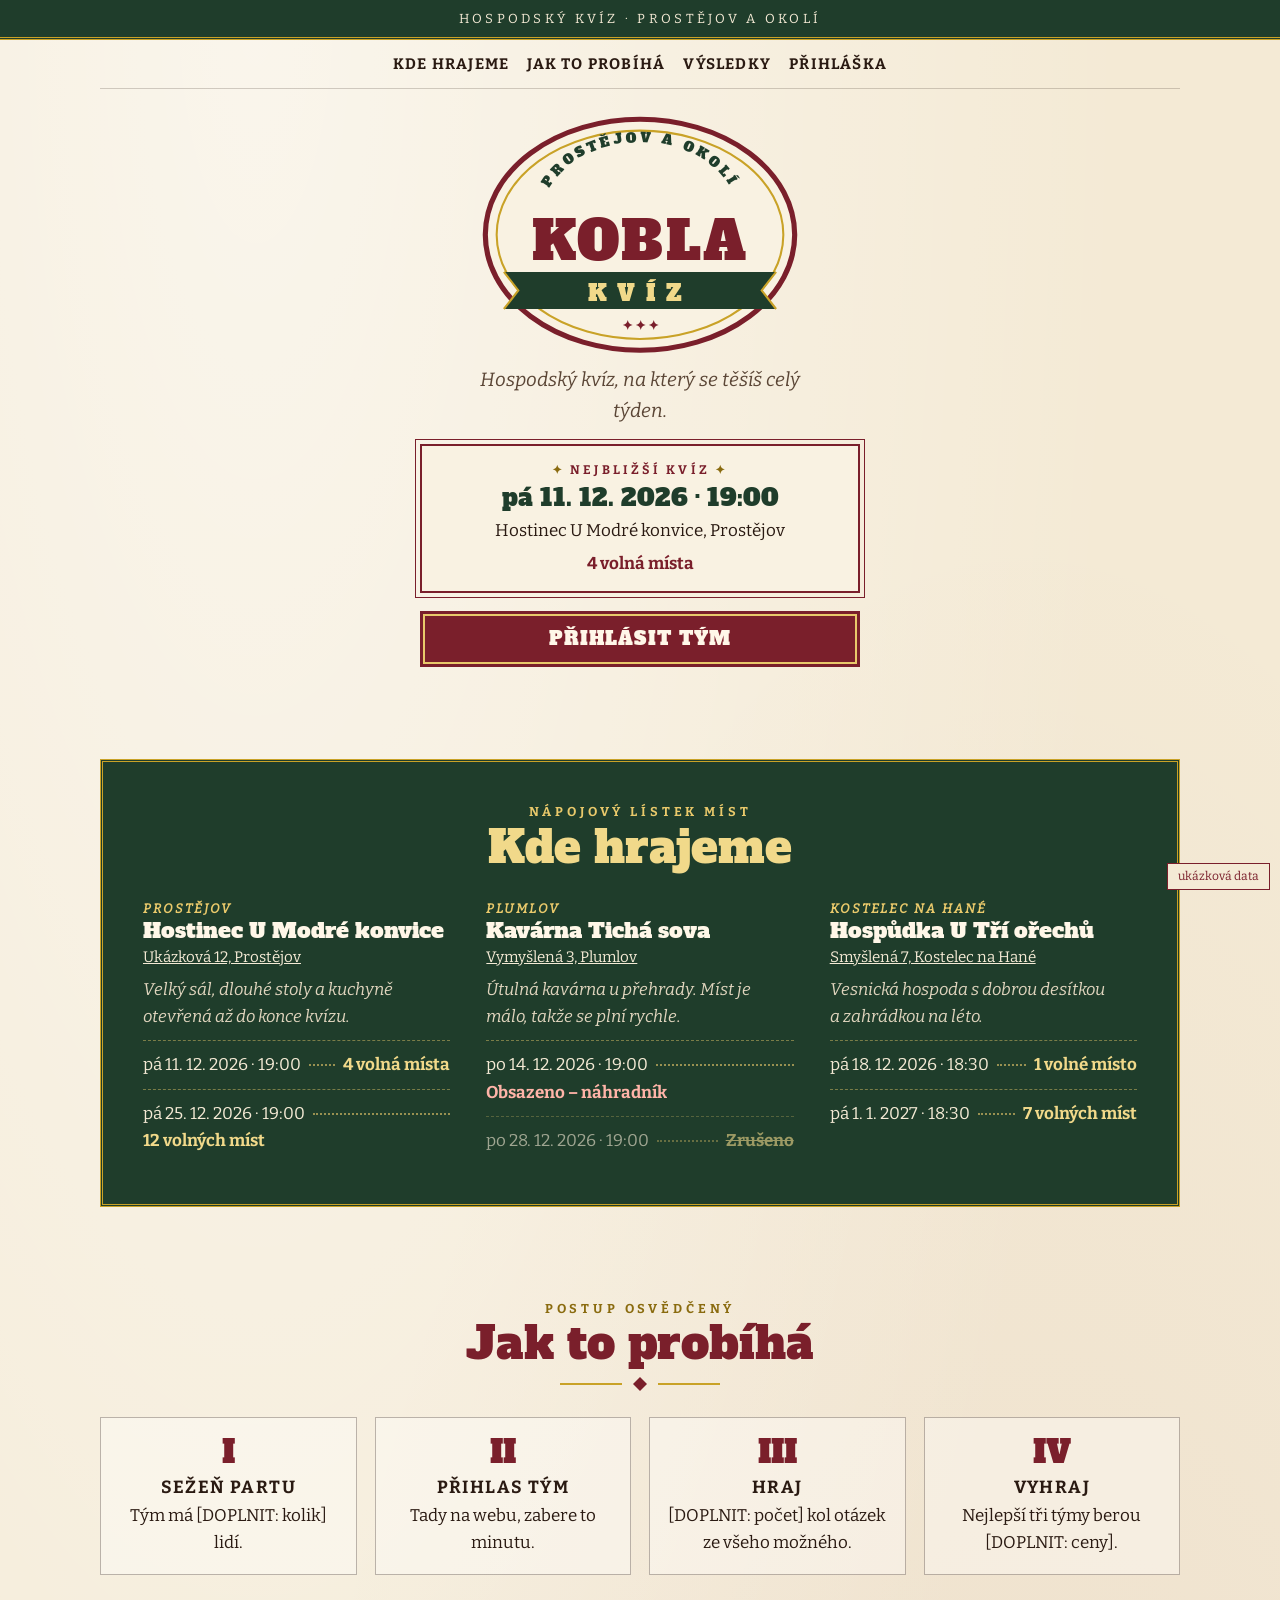
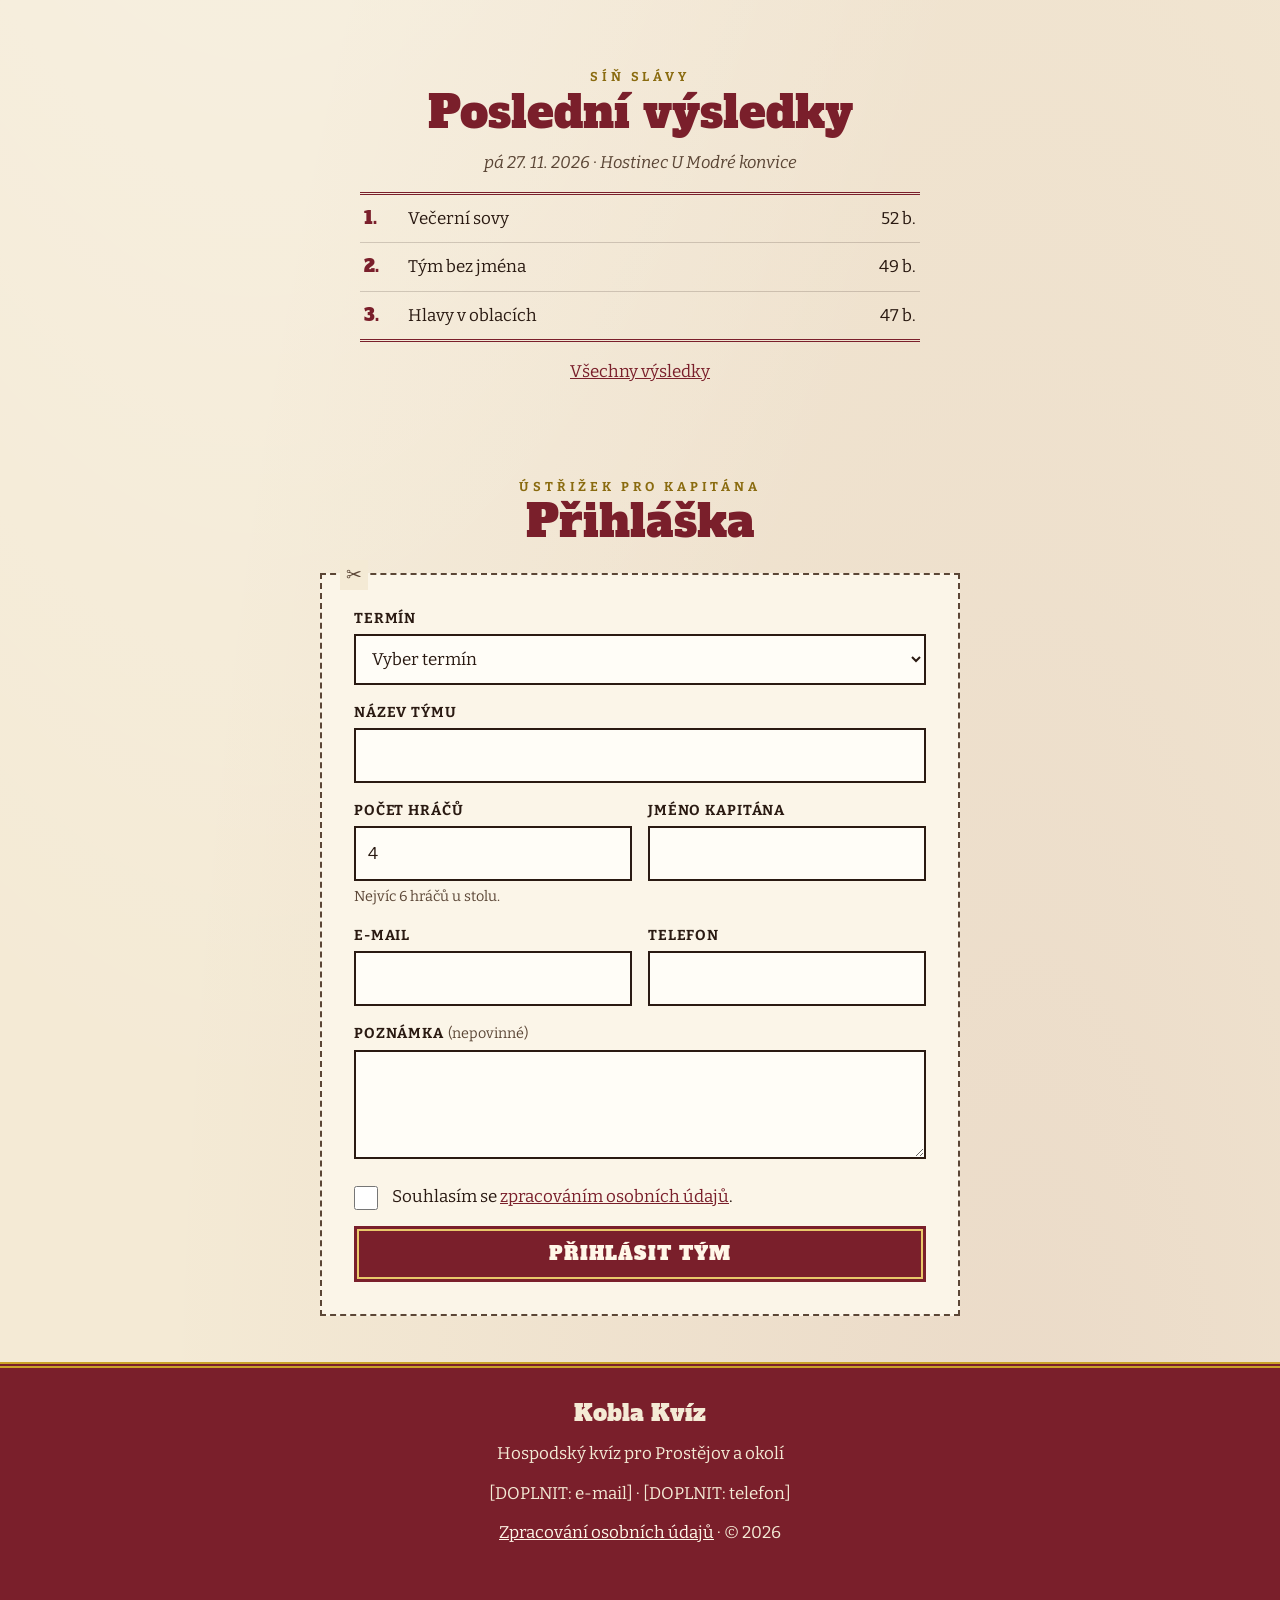
<file: navrhy/c-etiketa/index.html>
<!doctype html>
<html lang="cs">
<head>
  <meta charset="utf-8">
  <meta name="viewport" content="width=device-width, initial-scale=1">
  <meta name="robots" content="noindex, nofollow">
  <title>Návrh C – Pivní etiketa · Kobla Kvíz</title>
  <link rel="stylesheet" href="../../assets/fonts/alfa-slab-one/alfa-slab-one.css">
  <link rel="stylesheet" href="../../assets/fonts/bitter/bitter.css">
  <style>
    /* Návrh C – Retro pivní etiketa: krémový papír, bordó, tmavě zelená, zlaté linky */
    :root {
      --papir: #f4ead5; --papir2: #ebdcbc; --bordo: #7a1f2b; --zelena: #1f3d2b; --zlato: #c9a227; --zlato-tmave: #8a6b0f;
      --inkoust: #2a1a12; --tlumeny: #5b4636;
    }
    *, *::before, *::after { box-sizing: border-box; }
    html { scroll-behavior: smooth; }
    body { margin: 0; color: var(--inkoust); font: 400 1.0625rem/1.6 Bitter, Georgia, serif; background: var(--papir);
      background-image: radial-gradient(ellipse at 20% 0%, rgba(255,255,255,.55), transparent 60%), radial-gradient(ellipse at 80% 100%, rgba(122,31,43,.08), transparent 60%); }
    a { color: var(--bordo); }
    :focus-visible { outline: 3px solid var(--zelena); outline-offset: 3px; }
    .obal { width: min(1080px, 100% - 32px); margin-inline: auto; }
    .stitek-demo { position: fixed; right: 10px; bottom: 10px; z-index: 50; font-size: .75rem; background: var(--papir); border: 1px solid var(--bordo); color: var(--bordo); padding: 3px 10px; }
    h1, h2, h3 { font-family: "Alfa Slab One", Georgia, serif; font-weight: 400; margin: 0; line-height: 1.1; }

    .pruh { background: var(--zelena); color: var(--papir); text-align: center; font-size: .82rem; letter-spacing: .25em; text-transform: uppercase; padding: 8px 12px; border-bottom: 3px double var(--zlato); }
    .hlavicka nav { display: flex; justify-content: center; flex-wrap: wrap; gap: 4px 18px; padding: 12px 0; border-bottom: 1px solid rgba(42,26,18,.2); }
    .hlavicka nav a { color: var(--inkoust); text-decoration: none; font-weight: 700; font-size: .95rem; text-transform: uppercase; letter-spacing: .08em; }
    .hlavicka nav a:hover { color: var(--bordo); }

    .uvod { text-align: center; padding: 22px 0 46px; }
    .etiketa { width: min(330px, 84vw); height: auto; display: block; margin: 0 auto; }
    .slogan { font-style: italic; font-size: 1.2rem; margin: 6px auto 18px; max-width: 28ch; color: var(--tlumeny); }
    .kupon { max-width: 440px; margin: 0 auto; border: 2px solid var(--bordo); outline: 1px solid var(--bordo); outline-offset: 4px; padding: 14px 18px; background: #f9f2e2; }
    .kupon .nad { margin: 0; font-size: .78rem; letter-spacing: .25em; text-transform: uppercase; color: var(--bordo); font-weight: 700; }
    .kupon .nad::before, .kupon .nad::after { content: " ✦ "; color: var(--zlato-tmave); }
    .kupon .kdy { font: 400 1.5rem/1.2 "Alfa Slab One", serif; margin: 4px 0; color: var(--zelena); }
    .kupon .kde { margin: 0; }
    .kupon .volno { display: inline-block; margin-top: 6px; font-weight: 700; color: var(--bordo); }
    .tlacitko { display: inline-flex; align-items: center; justify-content: center; min-height: 56px; padding: 0 30px; background: var(--bordo); color: #fff7e8;
      border: 0; box-shadow: inset 0 0 0 3px var(--bordo), inset 0 0 0 5px #e9c96b; font: 400 1.15rem/1 "Alfa Slab One", serif; letter-spacing: .06em;
      text-transform: uppercase; text-decoration: none; cursor: pointer; transition: background .15s; }
    .tlacitko:hover { background: #5f1621; }
    .uvod .tlacitko { margin-top: 18px; width: min(440px, 100%); }

    section { padding: 46px 0; }
    .nadpis { text-align: center; margin-bottom: 26px; }
    .nadpis .pred { display: block; font-size: .8rem; letter-spacing: .3em; text-transform: uppercase; color: var(--zlato-tmave); font-weight: 700; }
    h2 { font-size: clamp(1.9rem, 7vw, 2.8rem); color: var(--bordo); }
    .ornament { display: block; width: 160px; height: 14px; margin: 8px auto 0; }

    /* Podniky jako nápojový lístek */
    .listek { background: var(--zelena); color: var(--papir); padding: 26px 20px; border: 3px double var(--zlato); }
    .listek h2 { color: #f1d98a; }
    .listek .nadpis .pred { color: #e9c96b; }
    .podniky { display: grid; gap: 26px; }
    .podnik h3 { font-size: 1.35rem; color: #fff7e8; }
    .podnik .mesto { margin: 0; color: #e9c96b; text-transform: uppercase; letter-spacing: .15em; font-size: .82rem; font-weight: 700; }
    .podnik .adresa { color: #f4ead5; font-size: .95rem; }
    .podnik p { margin: 6px 0 10px; color: #dfd4bd; font-style: italic; }
    .terminy { list-style: none; padding: 0; margin: 0; }
    .terminy a { display: flex; flex-wrap: wrap; align-items: baseline; gap: 0 8px; padding: 10px 0; min-height: 44px; color: var(--papir); text-decoration: none; border-top: 1px dashed rgba(233,201,107,.45); }
    .terminy a .tecky { flex: 1; border-bottom: 2px dotted rgba(233,201,107,.6); min-width: 20px; transform: translateY(-4px); }
    .terminy a:hover [data-t="datum"] { text-decoration: underline; }
    .terminy .stav { font-weight: 700; color: #f1d98a; }
    [data-stav="obsazeno"] .stav { color: #ffb4a8; }
    [data-stav="zruseno"] a { opacity: .6; cursor: default; } [data-stav="zruseno"] .stav { text-decoration: line-through; }

    .kroky { list-style: none; margin: 0; padding: 0; display: grid; gap: 18px; }
    .kroky li { text-align: center; padding: 18px 14px; border: 1px solid rgba(42,26,18,.3); background: rgba(255,255,255,.35); }
    .kroky .rimska { display: block; font: 400 2rem/1 "Alfa Slab One", serif; color: var(--bordo); margin-bottom: 6px; }
    .kroky b { display: block; font-size: 1.1rem; text-transform: uppercase; letter-spacing: .08em; }

    .vysledky { max-width: 560px; margin-inline: auto; text-align: center; }
    .vysledky p { margin: -14px 0 16px; font-style: italic; color: var(--tlumeny); }
    .vysledky ol { list-style: none; margin: 0 0 16px; padding: 0; text-align: left; border-top: 3px double var(--bordo); border-bottom: 3px double var(--bordo); }
    .vysledky li { display: grid; grid-template-columns: 44px 1fr auto; padding: 10px 4px; border-bottom: 1px solid rgba(42,26,18,.18); }
    .vysledky li:last-child { border-bottom: 0; }
    .vysledky .poradi { font-family: "Alfa Slab One", serif; color: var(--bordo); }

    .formular-obal { max-width: 640px; margin-inline: auto; background: #fbf5e8; padding: 22px 18px; border: 2px dashed var(--tlumeny); position: relative; }
    .formular-obal::before { content: "✂"; position: absolute; top: -15px; left: 18px; background: var(--papir); padding: 0 6px; font-size: 1.2rem; color: var(--tlumeny); }
    .formular { display: grid; gap: 16px; }
    .pole label { display: block; font-weight: 700; margin-bottom: 4px; text-transform: uppercase; letter-spacing: .06em; font-size: .9rem; }
    .pole label span, .pole small { text-transform: none; letter-spacing: 0; font-weight: 400; color: var(--tlumeny); font-size: .9rem; }
    .pole small { display: block; margin-top: 4px; }
    input, select, textarea { width: 100%; font: inherit; color: var(--inkoust); background: #fffdf7; border: 2px solid var(--inkoust); border-radius: 0; padding: 12px; min-height: 50px; }
    input:focus, select:focus, textarea:focus { outline: none; border-color: var(--bordo); box-shadow: 0 0 0 3px rgba(122,31,43,.25); }
    .souhlas { display: grid; grid-template-columns: 28px 1fr; gap: 10px; align-items: start; }
    .souhlas input { width: 24px; height: 24px; min-height: 0; margin: 3px 0 0; accent-color: var(--bordo); }
    .formular .tlacitko { width: 100%; }
    [data-zprava] { margin: 0; padding: 12px; border: 2px solid var(--zelena); color: var(--zelena); font-weight: 700; }
    .dva { display: grid; gap: 16px; }

    footer { background: var(--bordo); color: #f4ead5; padding: 30px 0 64px; border-top: 6px double var(--zlato); text-align: center; }
    footer .obal { display: grid; gap: 12px; }
    footer a { color: #fff7e8; }
    footer strong { font: 400 1.4rem "Alfa Slab One", serif; }

    @media (min-width: 760px) {
      .listek { padding: 40px; }
      .podniky { grid-template-columns: repeat(auto-fit, minmax(280px, 1fr)); gap: 36px; }
      .kroky { grid-template-columns: repeat(4, 1fr); }
      .dva { grid-template-columns: 1fr 1fr; }
      .formular-obal { padding: 32px; }
    }
    @media (prefers-reduced-motion: reduce) {
      *, *::before, *::after { animation: none !important; transition: none !important; scroll-behavior: auto !important; }
    }
  </style>
</head>
<body>
  <span class="stitek-demo">ukázková data</span>
  <div class="pruh">Hospodský kvíz · Prostějov a okolí</div>
  <header class="obal hlavicka">
    <nav aria-label="Hlavní menu">
      <a href="#kde">Kde hrajeme</a><a href="#jak">Jak to probíhá</a><a href="#vysledky">Výsledky</a><a href="#prihlaska">Přihláška</a>
    </nav>
  </header>

  <main>
    <section class="obal uvod">
      <h1>
        <svg class="etiketa" viewBox="0 0 320 240" role="img" aria-label="Kobla Kvíz">
          <defs><path id="oblouk" d="M66 100 A94 70 0 0 1 254 100"/></defs>
          <ellipse cx="160" cy="120" rx="150" ry="112" fill="#f9f2e2" stroke="#7a1f2b" stroke-width="5"/>
          <ellipse cx="160" cy="120" rx="139" ry="101" fill="none" stroke="#c9a227" stroke-width="2"/>
          <text font-family="Alfa Slab One" font-size="13" letter-spacing="3" fill="#1f3d2b"><textPath href="#oblouk" startOffset="50%" text-anchor="middle">PROSTĚJOV A OKOLÍ</textPath></text>
          <text x="160" y="144" text-anchor="middle" font-family="Alfa Slab One" font-size="52" fill="#7a1f2b" letter-spacing="2">KOBLA</text>
          <path d="M28 156 h264 l-14 18 14 18 H28 l14 -18z" fill="#1f3d2b"/>
          <path d="M28 156 l14 18 -14 18 M292 156 l-14 18 14 18" fill="none" stroke="#c9a227" stroke-width="2"/>
          <text x="160" y="184" text-anchor="middle" font-family="Alfa Slab One" font-size="22" fill="#f1d98a" letter-spacing="10">KVÍZ</text>
          <text x="160" y="212" text-anchor="middle" font-family="Bitter" font-weight="700" font-size="13" fill="#7a1f2b">✦ ✦ ✦</text>
        </svg>
      </h1>
      <p class="slogan">Hospodský kvíz, na který se těšíš celý týden.</p>
      <div class="kupon">
        <p class="nad">Nejbližší kvíz</p>
        <p class="kdy" data-hero="datumcas">…</p>
        <p class="kde"><span data-hero="podnik"></span>, <span data-hero="mesto"></span></p>
        <span class="volno" data-hero="volno"></span>
      </div>
      <a class="tlacitko" href="#prihlaska" data-hero-termin>Přihlásit tým</a>
    </section>

    <section id="kde">
      <div class="obal listek">
        <div class="nadpis"><span class="pred">Nápojový lístek míst</span><h2>Kde hrajeme</h2></div>
        <div class="podniky" id="podniky"></div>
      </div>
    </section>
    <template id="sablona-podnik">
      <article class="podnik">
        <p class="mesto" data-p="mesto"></p>
        <h3 data-p="nazev"></h3>
        <a class="adresa" data-p="adresa" href="#" target="_blank" rel="noopener"></a>
        <p data-p="popis"></p>
        <ul class="terminy" data-p-terminy></ul>
      </article>
    </template>
    <template id="sablona-termin">
      <li><a href="#prihlaska"><span data-t="datum"></span><span class="tecky" aria-hidden="true"></span><span class="stav" data-t="stav"></span></a></li>
    </template>

    <section id="jak">
      <div class="obal">
        <div class="nadpis"><span class="pred">Postup osvědčený</span><h2>Jak to probíhá</h2>
          <svg class="ornament" viewBox="0 0 160 14" aria-hidden="true"><path d="M0 7h62M98 7h62" stroke="#c9a227" stroke-width="2"/><path d="M80 0l7 7-7 7-7-7z" fill="#7a1f2b"/></svg></div>
        <ol class="kroky">
          <li><span class="rimska" aria-hidden="true">I</span><b>Sežeň partu</b>Tým má [DOPLNIT: kolik] lidí.</li>
          <li><span class="rimska" aria-hidden="true">II</span><b>Přihlas tým</b>Tady na webu, zabere to minutu.</li>
          <li><span class="rimska" aria-hidden="true">III</span><b>Hraj</b>[DOPLNIT: počet] kol otázek ze všeho možného.</li>
          <li><span class="rimska" aria-hidden="true">IV</span><b>Vyhraj</b>Nejlepší tři týmy berou [DOPLNIT: ceny].</li>
        </ol>
      </div>
    </section>

    <section id="vysledky">
      <div class="obal vysledky">
        <div class="nadpis"><span class="pred">Síň slávy</span><h2>Poslední výsledky</h2></div>
        <p data-vysledky-nadpis></p>
        <ol id="vysledky-nahled"></ol>
        <a href="#vysledky">Všechny výsledky</a>
      </div>
    </section>

    <section id="prihlaska">
      <div class="obal">
        <div class="nadpis"><span class="pred">Ústřižek pro kapitána</span><h2>Přihláška</h2></div>
        <div class="formular-obal">
          <form id="form-prihlaska" class="formular" novalidate>
            <div class="pole">
              <label for="f-termin">Termín</label>
              <select id="f-termin" name="termin" required><option value="">Vyber termín</option></select>
            </div>
            <div class="pole">
              <label for="f-tym">Název týmu</label>
              <input id="f-tym" name="tym" required minlength="2" maxlength="40" autocomplete="off">
            </div>
            <div class="dva">
              <div class="pole">
                <label for="f-pocet">Počet hráčů</label>
                <input id="f-pocet" name="pocet" type="number" inputmode="numeric" min="1" max="6" value="4" required aria-describedby="f-pocet-napoveda">
                <small id="f-pocet-napoveda">Nejvíc 6 hráčů u stolu.</small>
              </div>
              <div class="pole">
                <label for="f-kapitan">Jméno kapitána</label>
                <input id="f-kapitan" name="kapitan" required autocomplete="name">
              </div>
            </div>
            <div class="dva">
              <div class="pole">
                <label for="f-email">E-mail</label>
                <input id="f-email" name="email" type="email" required autocomplete="email">
              </div>
              <div class="pole">
                <label for="f-telefon">Telefon</label>
                <input id="f-telefon" name="telefon" type="tel" required autocomplete="tel">
              </div>
            </div>
            <div class="pole">
              <label for="f-poznamka">Poznámka <span>(nepovinné)</span></label>
              <textarea id="f-poznamka" name="poznamka" rows="3" maxlength="500"></textarea>
            </div>
            <div class="souhlas">
              <input type="checkbox" id="f-souhlas" name="souhlas" required>
              <label for="f-souhlas">Souhlasím se <a href="../../osobni-udaje.html">zpracováním osobních údajů</a>.</label>
            </div>
            <button class="tlacitko" type="submit">Přihlásit tým</button>
            <p data-zprava role="status" hidden></p>
          </form>
        </div>
      </div>
    </section>
  </main>

  <footer>
    <div class="obal">
      <strong>Kobla Kvíz</strong>
      <div>Hospodský kvíz pro Prostějov a okolí</div>
      <div>[DOPLNIT: e-mail] · [DOPLNIT: telefon]</div>
      <div><a href="../../osobni-udaje.html">Zpracování osobních údajů</a> · © <span data-rok></span></div>
    </div>
  </footer>
  <script src="../../assets/js/cesky.js"></script>
  <script src="../demo-plnic.js"></script>
</body>
</html>
</file>
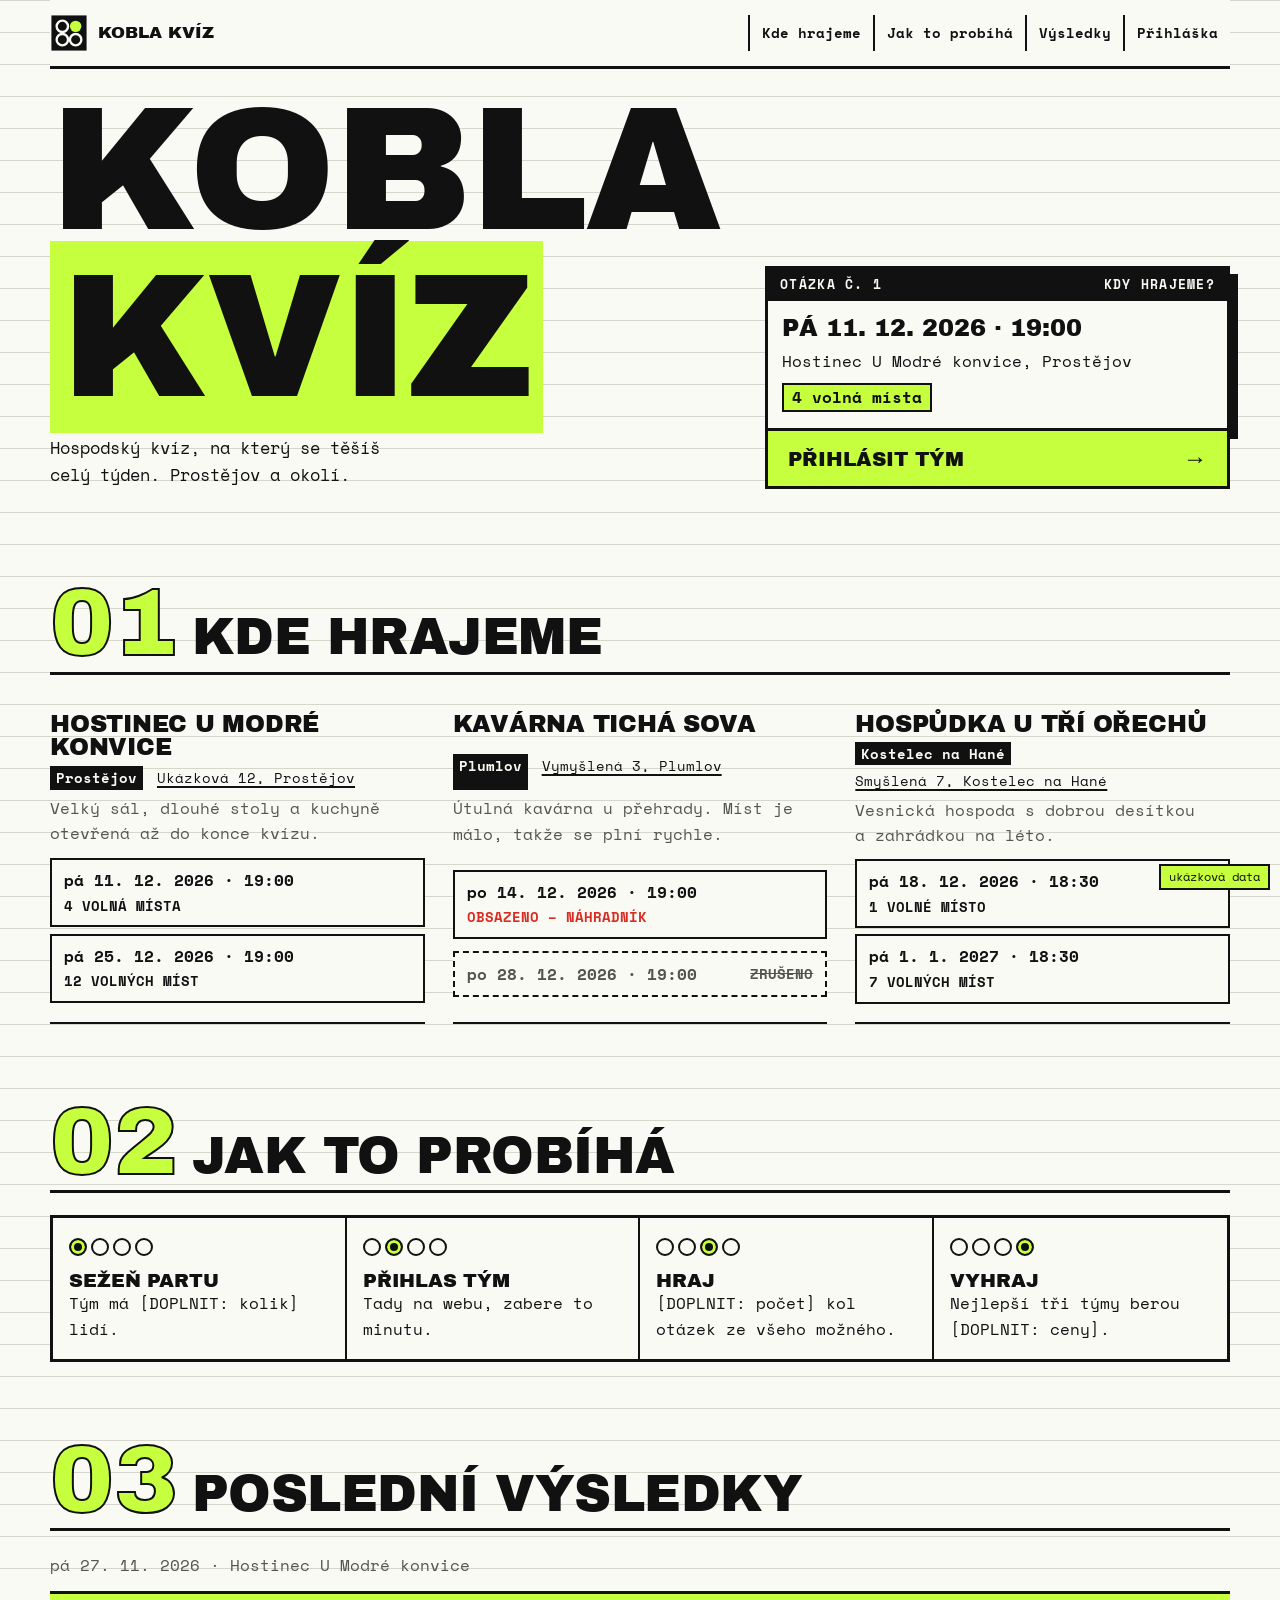
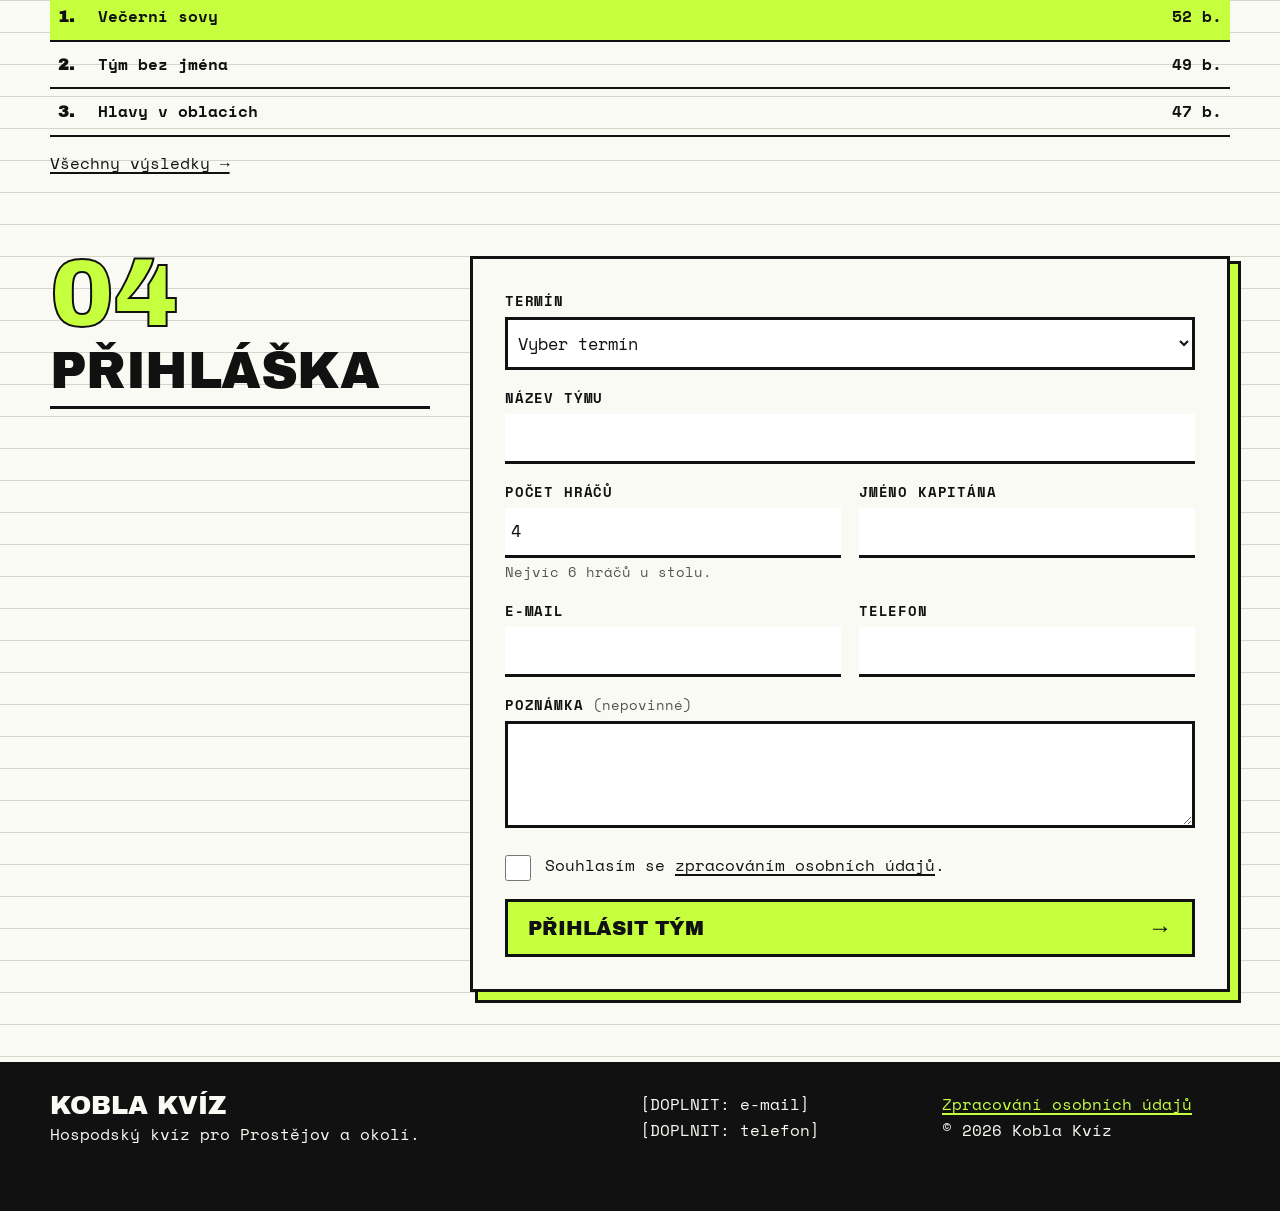
<file: navrhy/d-arch/index.html>
<!doctype html>
<html lang="cs">
<head>
  <meta charset="utf-8">
  <meta name="viewport" content="width=device-width, initial-scale=1">
  <meta name="robots" content="noindex, nofollow">
  <title>Návrh D – Kvízový arch · Kobla Kvíz</title>
  <link rel="stylesheet" href="../../assets/fonts/archivo-black/archivo-black.css">
  <link rel="stylesheet" href="../../assets/fonts/space-mono/space-mono.css">
  <style>
    /* Návrh D – Kvízový arch: odpovědní arch, mřížka, obří písmo, kyselá zelená */
    :root { --papir: #fafaf5; --cerna: #111111; --kysela: #c6ff3d; --cara: #d6d6cc; --sedy: #55554f; --cervena: #d92b22; }
    *, *::before, *::after { box-sizing: border-box; }
    html { scroll-behavior: smooth; }
    body { margin: 0; background: var(--papir); color: var(--cerna); font: 400 1rem/1.6 "Space Mono", ui-monospace, monospace;
      background-image: linear-gradient(var(--cara) 1px, transparent 1px); background-size: 100% 32px; }
    a { color: var(--cerna); text-decoration-thickness: 2px; text-underline-offset: 3px; }
    :focus-visible { outline: 3px solid var(--cerna); outline-offset: 2px; box-shadow: 0 0 0 7px var(--kysela); }
    .obal { width: min(1180px, 100% - 32px); margin-inline: auto; }
    .stitek-demo { position: fixed; right: 10px; bottom: 10px; z-index: 50; font-size: .72rem; background: var(--kysela); border: 2px solid var(--cerna); padding: 2px 8px; }
    h1, h2, h3 { font-family: "Archivo Black", Impact, sans-serif; font-weight: 400; margin: 0; line-height: .95; text-transform: uppercase; letter-spacing: -.01em; }

    .hlavicka { display: flex; justify-content: space-between; align-items: center; padding: 14px 0; border-bottom: 3px solid var(--cerna); background: var(--papir); }
    .znak { display: flex; align-items: center; gap: 10px; font-family: "Archivo Black", sans-serif; text-transform: uppercase; font-size: 1.05rem; text-decoration: none; }
    .znak svg { width: 38px; height: 38px; }
    .hlavicka nav { display: none; gap: 0; }
    .hlavicka nav a { text-decoration: none; padding: 6px 12px; border-left: 2px solid var(--cerna); font-weight: 700; font-size: .9rem; }
    .hlavicka nav a:hover { background: var(--kysela); }

    .uvod { padding: 18px 0 40px; display: grid; gap: 18px; }
    .uvod h1 { font-size: clamp(3.6rem, 20vw, 11rem); }
    .uvod h1 .radek2 { display: block; color: var(--papir); -webkit-text-stroke: 2px var(--cerna); paint-order: stroke; }
    .uvod h1 .radek2 mark { background: var(--kysela); color: var(--cerna); -webkit-text-stroke: 0; padding: 0 .06em; }
    .slogan { font-size: 1.05rem; margin: 0; max-width: 34ch; }
    .otazka { border: 3px solid var(--cerna); background: var(--papir); box-shadow: 8px 8px 0 var(--cerna); }
    .otazka .hlava { display: flex; justify-content: space-between; background: var(--cerna); color: var(--papir); padding: 6px 12px; font-size: .8rem; font-weight: 700; text-transform: uppercase; letter-spacing: .1em; }
    .otazka .telo { padding: 14px 14px 16px; }
    .otazka .kdy { font: 400 1.5rem/1.15 "Archivo Black", sans-serif; text-transform: uppercase; margin: 0 0 6px; }
    .otazka .kde { margin: 0; }
    .otazka .volno { display: inline-block; margin-top: 8px; background: var(--kysela); padding: 0 8px; font-weight: 700; border: 2px solid var(--cerna); }
    .tlacitko { display: flex; align-items: center; justify-content: space-between; gap: 12px; min-height: 58px; padding: 0 20px; width: 100%; background: var(--kysela); color: var(--cerna);
      border: 3px solid var(--cerna); border-top: 0; font: 400 1.25rem/1 "Archivo Black", sans-serif; text-transform: uppercase; text-decoration: none; cursor: pointer; }
    .tlacitko::after { content: "→"; font-size: 1.5rem; transition: transform .15s; }
    .tlacitko:hover::after { transform: translateX(6px); }

    section { padding: 40px 0; }
    .sekce-hlava { display: grid; grid-template-columns: auto 1fr; gap: 14px; align-items: end; border-bottom: 3px solid var(--cerna); padding-bottom: 10px; margin-bottom: 22px; }
    .sekce-hlava .cislo { font: 400 clamp(3rem, 14vw, 6rem)/.8 "Archivo Black", sans-serif; color: var(--kysela); -webkit-text-stroke: 2px var(--cerna); }
    h2 { font-size: clamp(1.7rem, 7vw, 3.2rem); }

    .podnik { border-bottom: 2px solid var(--cerna); padding: 16px 0 18px; display: grid; gap: 6px; }
    .podnik h3 { font-size: 1.5rem; }
    .podnik .meta { display: flex; flex-wrap: wrap; gap: 4px 14px; font-size: .9rem; }
    .podnik .mesto { background: var(--cerna); color: var(--papir); padding: 0 6px; font-weight: 700; }
    .podnik p { margin: 0 0 4px; color: var(--sedy); }
    .terminy { list-style: none; margin: 0; padding: 0; display: grid; gap: 6px; }
    .terminy a { display: flex; flex-wrap: wrap; justify-content: space-between; gap: 2px 12px; align-items: center; min-height: 46px; padding: 8px 12px; border: 2px solid var(--cerna); background: var(--papir); text-decoration: none; font-weight: 700; }
    .terminy a:hover { background: var(--kysela); }
    .terminy .stav { font-size: .85rem; text-transform: uppercase; }
    [data-stav="obsazeno"] .stav { color: var(--cervena); }
    [data-stav="zruseno"] a { border-style: dashed; color: var(--sedy); cursor: default; } [data-stav="zruseno"] a:hover { background: none; } [data-stav="zruseno"] .stav { text-decoration: line-through; }

    .kroky { list-style: none; margin: 0; padding: 0; display: grid; gap: 0; border: 3px solid var(--cerna); }
    .kroky li { padding: 16px; border-bottom: 2px solid var(--cerna); display: grid; grid-template-columns: auto 1fr; gap: 14px; align-items: start; background: var(--papir); }
    .kroky li:last-child { border-bottom: 0; }
    .bubliny { display: flex; gap: 4px; padding-top: 4px; }
    .bubliny i { width: 18px; height: 18px; border: 2px solid var(--cerna); border-radius: 50%; display: block; }
    .bubliny i.ano { background: var(--cerna); box-shadow: inset 0 0 0 3px var(--kysela); }
    .kroky b { display: block; font: 400 1.2rem "Archivo Black", sans-serif; text-transform: uppercase; }

    .vysledky ol { list-style: none; margin: 0 0 14px; padding: 0; border-top: 3px solid var(--cerna); }
    .vysledky li { display: grid; grid-template-columns: 48px 1fr auto; padding: 10px 0; border-bottom: 2px solid var(--cerna); font-weight: 700; }
    .vysledky li:first-child { background: var(--kysela); }
    .vysledky .poradi { font-family: "Archivo Black", sans-serif; padding-left: 8px; }
    .vysledky .body { padding-right: 8px; }
    .vysledky p { margin: 0 0 12px; color: var(--sedy); }

    .arch { border: 3px solid var(--cerna); background: var(--papir); padding: 20px 16px; box-shadow: 8px 8px 0 var(--kysela), 8px 8px 0 3px var(--cerna); }
    .formular { display: grid; gap: 18px; }
    .pole label { display: block; font-weight: 700; text-transform: uppercase; font-size: .85rem; letter-spacing: .06em; margin-bottom: 4px; }
    .pole label span, .pole small { text-transform: none; font-weight: 400; color: var(--sedy); letter-spacing: 0; }
    .pole small { display: block; margin-top: 4px; font-size: .85rem; }
    input, select, textarea { width: 100%; font: inherit; font-size: 1.05rem; color: var(--cerna); background: #fff; border: 0; border-bottom: 3px solid var(--cerna); border-radius: 0; padding: 10px 6px; min-height: 50px; }
    select, textarea { border: 3px solid var(--cerna); }
    input:focus, select:focus, textarea:focus { outline: none; background: #f6ffe0; box-shadow: 0 3px 0 var(--kysela); }
    .souhlas { display: grid; grid-template-columns: 30px 1fr; gap: 10px; align-items: start; }
    .souhlas input { width: 26px; height: 26px; min-height: 0; margin: 2px 0 0; accent-color: var(--cerna); }
    .formular .tlacitko { border-top: 3px solid var(--cerna); }
    [data-zprava] { margin: 0; padding: 10px; background: var(--kysela); border: 2px solid var(--cerna); font-weight: 700; }
    .dva { display: grid; gap: 18px; }

    footer { background: var(--cerna); color: var(--papir); padding: 30px 0 64px; margin-top: 30px; }
    footer .obal { display: grid; gap: 14px; }
    footer a { color: var(--kysela); }
    footer strong { font: 400 1.6rem "Archivo Black", sans-serif; text-transform: uppercase; }

    @media (min-width: 800px) {
      .hlavicka nav { display: flex; }
      .uvod { grid-template-columns: 1.5fr 1fr; align-items: end; padding: 36px 0 56px; }
      .podniky { display: grid; grid-template-columns: repeat(3, 1fr); gap: 0 28px; }
      .kroky { grid-template-columns: repeat(4, 1fr); }
      .kroky li { border-bottom: 0; border-right: 2px solid var(--cerna); grid-template-columns: 1fr; }
      .kroky li:last-child { border-right: 0; }
      .dva { grid-template-columns: 1fr 1fr; }
      .arch { padding: 32px; }
      .prihlaska { display: grid; grid-template-columns: 1fr 2fr; gap: 40px; align-items: start; }
      .prihlaska .sekce-hlava { grid-template-columns: 1fr; }
      footer .obal { grid-template-columns: 2fr 1fr 1fr; }
    }
    @media (prefers-reduced-motion: reduce) {
      *, *::before, *::after { animation: none !important; transition: none !important; scroll-behavior: auto !important; }
    }
  </style>
</head>
<body>
  <span class="stitek-demo">ukázková data</span>
  <header class="obal hlavicka">
    <a class="znak" href="#">
      <svg viewBox="0 0 40 40" aria-hidden="true">
        <rect x="1.5" y="1.5" width="37" height="37" fill="#111"/>
        <circle cx="13" cy="13" r="6" fill="none" stroke="#fafaf5" stroke-width="2.5"/><circle cx="27" cy="13" r="6" fill="#c6ff3d"/>
        <circle cx="13" cy="27" r="6" fill="none" stroke="#fafaf5" stroke-width="2.5"/><circle cx="27" cy="27" r="6" fill="none" stroke="#fafaf5" stroke-width="2.5"/>
      </svg>
      Kobla Kvíz
    </a>
    <nav aria-label="Hlavní menu">
      <a href="#kde">Kde hrajeme</a><a href="#jak">Jak to probíhá</a><a href="#vysledky">Výsledky</a><a href="#prihlaska">Přihláška</a>
    </nav>
  </header>

  <main>
    <section class="obal uvod" style="padding-top:18px">
      <div>
        <h1>Kobla<span class="radek2"><mark>Kvíz</mark></span></h1>
        <p class="slogan" style="margin-top:14px">Hospodský kvíz, na který se těšíš celý týden. Prostějov a okolí.</p>
      </div>
      <div>
        <div class="otazka">
          <div class="hlava"><span>Otázka č. 1</span><span>Kdy hrajeme?</span></div>
          <div class="telo">
            <p class="kdy" data-hero="datumcas">…</p>
            <p class="kde"><span data-hero="podnik"></span>, <span data-hero="mesto"></span></p>
            <span class="volno" data-hero="volno"></span>
          </div>
        </div>
        <a class="tlacitko" href="#prihlaska" data-hero-termin>Přihlásit tým</a>
      </div>
    </section>

    <section id="kde">
      <div class="obal">
        <div class="sekce-hlava"><span class="cislo" aria-hidden="true">01</span><h2>Kde hrajeme</h2></div>
        <div class="podniky" id="podniky"></div>
      </div>
    </section>
    <template id="sablona-podnik">
      <article class="podnik">
        <h3 data-p="nazev"></h3>
        <div class="meta"><span class="mesto" data-p="mesto"></span><a class="adresa" data-p="adresa" href="#" target="_blank" rel="noopener"></a></div>
        <p data-p="popis"></p>
        <ul class="terminy" data-p-terminy></ul>
      </article>
    </template>
    <template id="sablona-termin">
      <li><a href="#prihlaska"><span data-t="datum"></span><span class="stav" data-t="stav"></span></a></li>
    </template>

    <section id="jak">
      <div class="obal">
        <div class="sekce-hlava"><span class="cislo" aria-hidden="true">02</span><h2>Jak to probíhá</h2></div>
        <ol class="kroky">
          <li><span class="bubliny" aria-hidden="true"><i class="ano"></i><i></i><i></i><i></i></span><div><b>Sežeň partu</b>Tým má [DOPLNIT: kolik] lidí.</div></li>
          <li><span class="bubliny" aria-hidden="true"><i></i><i class="ano"></i><i></i><i></i></span><div><b>Přihlas tým</b>Tady na webu, zabere to minutu.</div></li>
          <li><span class="bubliny" aria-hidden="true"><i></i><i></i><i class="ano"></i><i></i></span><div><b>Hraj</b>[DOPLNIT: počet] kol otázek ze všeho možného.</div></li>
          <li><span class="bubliny" aria-hidden="true"><i></i><i></i><i></i><i class="ano"></i></span><div><b>Vyhraj</b>Nejlepší tři týmy berou [DOPLNIT: ceny].</div></li>
        </ol>
      </div>
    </section>

    <section id="vysledky">
      <div class="obal vysledky">
        <div class="sekce-hlava"><span class="cislo" aria-hidden="true">03</span><h2>Poslední výsledky</h2></div>
        <p data-vysledky-nadpis></p>
        <ol id="vysledky-nahled"></ol>
        <a href="#vysledky">Všechny výsledky →</a>
      </div>
    </section>

    <section id="prihlaska">
      <div class="obal prihlaska">
        <div class="sekce-hlava"><span class="cislo" aria-hidden="true">04</span><h2>Přihláška</h2></div>
        <div class="arch">
          <form id="form-prihlaska" class="formular" novalidate>
            <div class="pole">
              <label for="f-termin">Termín</label>
              <select id="f-termin" name="termin" required><option value="">Vyber termín</option></select>
            </div>
            <div class="pole">
              <label for="f-tym">Název týmu</label>
              <input id="f-tym" name="tym" required minlength="2" maxlength="40" autocomplete="off">
            </div>
            <div class="dva">
              <div class="pole">
                <label for="f-pocet">Počet hráčů</label>
                <input id="f-pocet" name="pocet" type="number" inputmode="numeric" min="1" max="6" value="4" required aria-describedby="f-pocet-napoveda">
                <small id="f-pocet-napoveda">Nejvíc 6 hráčů u stolu.</small>
              </div>
              <div class="pole">
                <label for="f-kapitan">Jméno kapitána</label>
                <input id="f-kapitan" name="kapitan" required autocomplete="name">
              </div>
            </div>
            <div class="dva">
              <div class="pole">
                <label for="f-email">E-mail</label>
                <input id="f-email" name="email" type="email" required autocomplete="email">
              </div>
              <div class="pole">
                <label for="f-telefon">Telefon</label>
                <input id="f-telefon" name="telefon" type="tel" required autocomplete="tel">
              </div>
            </div>
            <div class="pole">
              <label for="f-poznamka">Poznámka <span>(nepovinné)</span></label>
              <textarea id="f-poznamka" name="poznamka" rows="3" maxlength="500"></textarea>
            </div>
            <div class="souhlas">
              <input type="checkbox" id="f-souhlas" name="souhlas" required>
              <label for="f-souhlas">Souhlasím se <a href="../../osobni-udaje.html">zpracováním osobních údajů</a>.</label>
            </div>
            <button class="tlacitko" type="submit">Přihlásit tým</button>
            <p data-zprava role="status" hidden></p>
          </form>
        </div>
      </div>
    </section>
  </main>

  <footer>
    <div class="obal">
      <div><strong>Kobla Kvíz</strong><br>Hospodský kvíz pro Prostějov a okolí.</div>
      <div>[DOPLNIT: e-mail]<br>[DOPLNIT: telefon]</div>
      <div><a href="../../osobni-udaje.html">Zpracování osobních údajů</a><br>© <span data-rok></span> Kobla Kvíz</div>
    </div>
  </footer>
  <script src="../../assets/js/cesky.js"></script>
  <script src="../demo-plnic.js"></script>
</body>
</html>
</file>
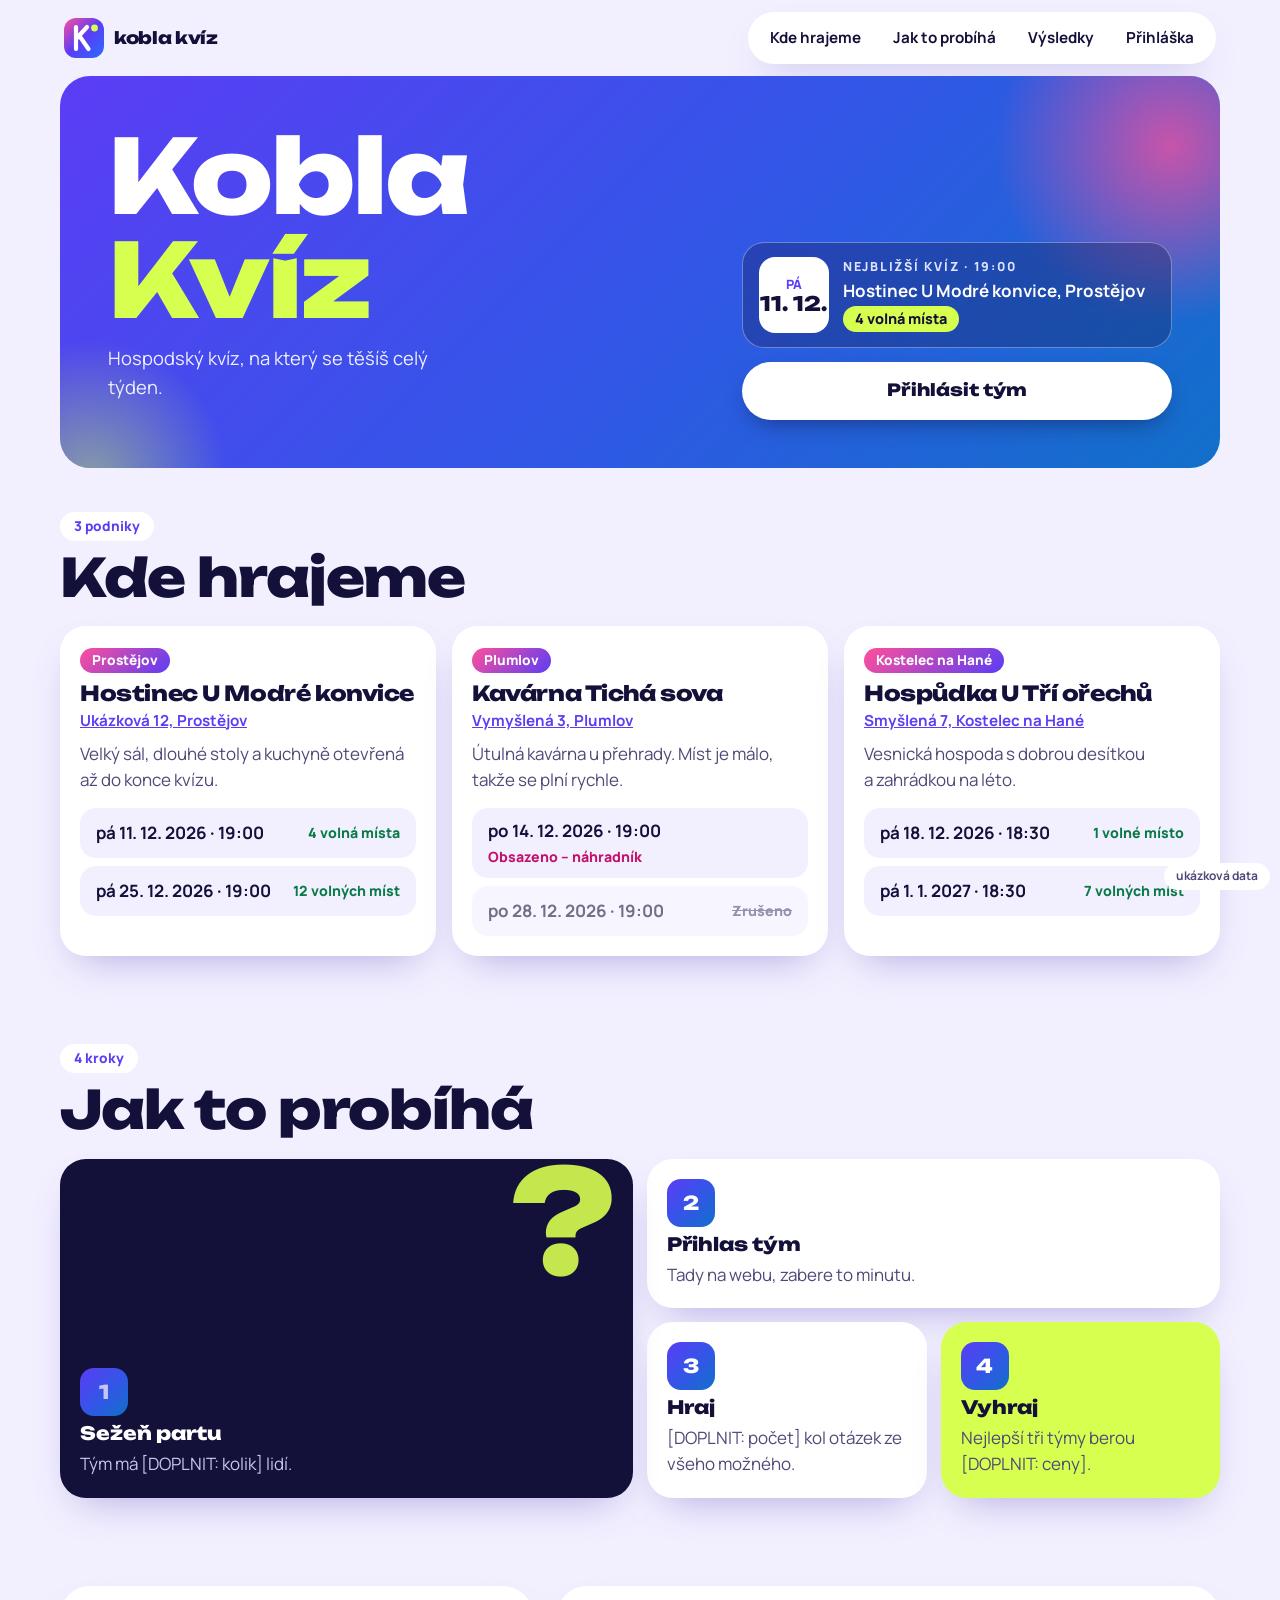
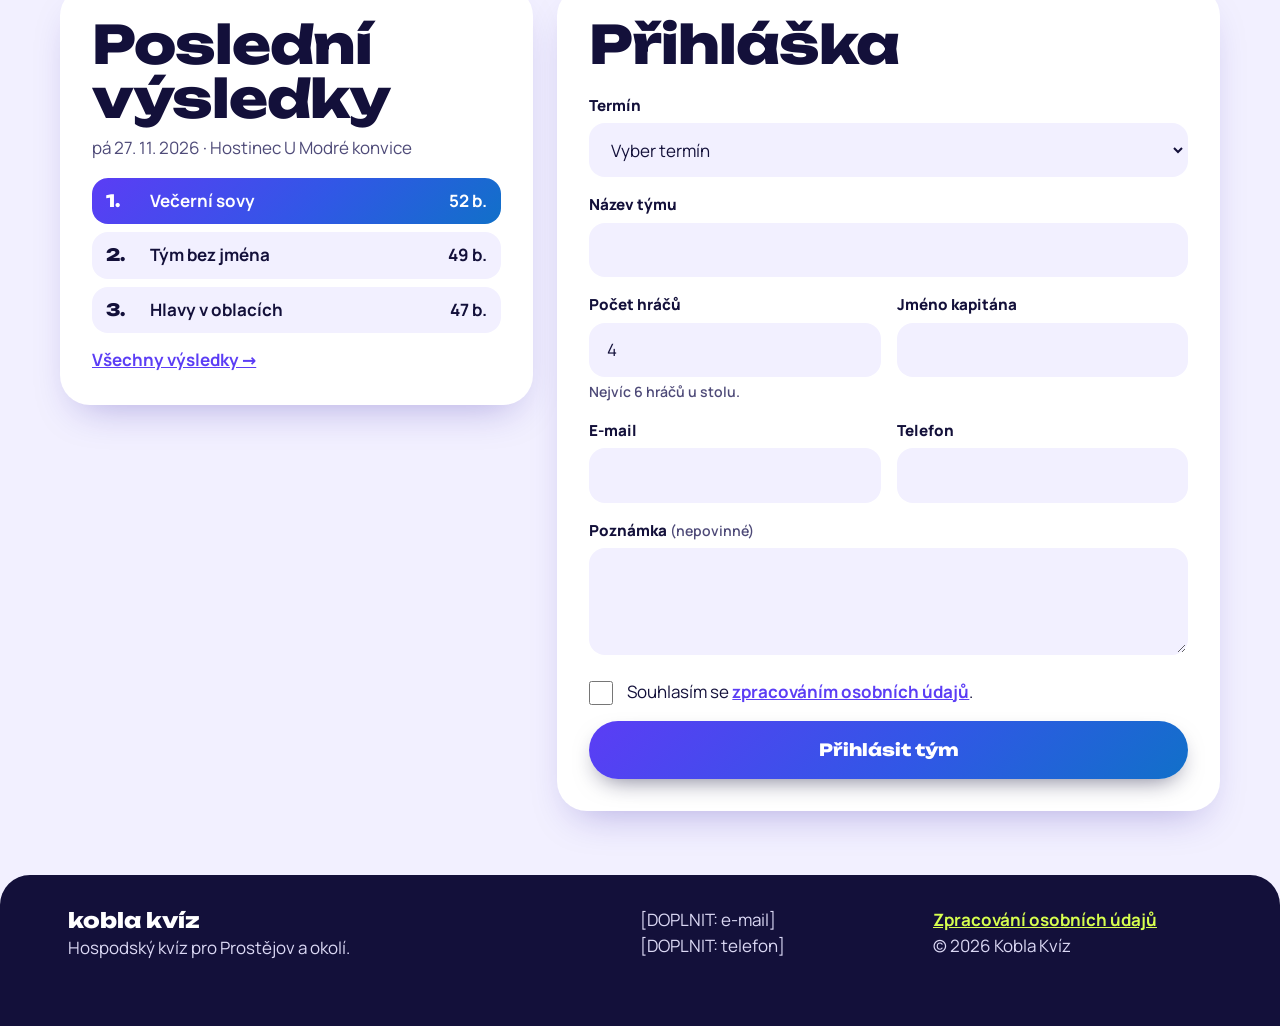
<file: navrhy/e-elektricky/index.html>
<!doctype html>
<html lang="cs">
<head>
  <meta charset="utf-8">
  <meta name="viewport" content="width=device-width, initial-scale=1">
  <meta name="robots" content="noindex, nofollow">
  <title>Návrh E – Elektrický · Kobla Kvíz</title>
  <link rel="stylesheet" href="../../assets/fonts/unbounded/unbounded.css">
  <link rel="stylesheet" href="../../assets/fonts/manrope/manrope.css">
  <style>
    /* Návrh E – Elektrický: moderní, světlý, barevné přechody, zaoblené karty a dlaždice */
    :root {
      --pozadi: #f2f0ff; --bila: #ffffff; --inkoust: #13103a; --tlumeny: #4e4a78;
      --fialova: #5b3df5; --modra: #2a6bff; --ruzova: #ff4f9a; --limeta: #d7ff4f;
      --prechod: linear-gradient(135deg, #5b3df5 0%, #3157e6 55%, #1170c9 100%);
      --prechod2: linear-gradient(135deg, #ff4f9a, #5b3df5);
      --stin: 0 18px 40px -18px rgba(43, 24, 160, .35);
    }
    *, *::before, *::after { box-sizing: border-box; }
    html { scroll-behavior: smooth; }
    body { margin: 0; background: var(--pozadi); color: var(--inkoust); font: 500 1.0625rem/1.55 Manrope, system-ui, sans-serif; }
    a { color: var(--fialova); font-weight: 700; }
    :focus-visible { outline: 3px solid var(--ruzova); outline-offset: 3px; border-radius: 10px; }
    .obal { width: min(1160px, 100% - 24px); margin-inline: auto; }
    .stitek-demo { position: fixed; right: 10px; bottom: 10px; z-index: 50; font-size: .75rem; font-weight: 700; background: var(--bila); color: var(--tlumeny); box-shadow: var(--stin); padding: 4px 12px; border-radius: 99px; }
    h1, h2, h3 { font-family: Unbounded, sans-serif; font-weight: 800; margin: 0; line-height: 1.02; letter-spacing: -.02em; }

    .hlavicka { display: flex; justify-content: space-between; align-items: center; padding: 12px 4px; }
    .hlavicka .wordmark { display: flex; align-items: center; gap: 10px; text-decoration: none; color: var(--inkoust); font: 800 1.05rem Unbounded, sans-serif; letter-spacing: -.02em; }
    .hlavicka .wordmark svg { width: 40px; height: 40px; }
    .hlavicka nav { display: none; background: var(--bila); padding: 6px; border-radius: 99px; box-shadow: var(--stin); }
    .hlavicka nav a { color: var(--inkoust); text-decoration: none; padding: 8px 16px; border-radius: 99px; font-size: .95rem; }
    .hlavicka nav a:hover { background: var(--pozadi); }

    .hero { background: var(--prechod); color: var(--bila); border-radius: 30px; padding: 26px 20px 20px; position: relative; overflow: hidden; isolation: isolate; }
    .hero::before { content: ""; position: absolute; width: 380px; height: 380px; right: -140px; top: -120px; background: radial-gradient(circle, rgba(255,79,154,.75), transparent 65%); z-index: -1; }
    .hero::after { content: ""; position: absolute; width: 300px; height: 300px; left: -120px; bottom: -160px; background: radial-gradient(circle, rgba(215,255,79,.45), transparent 65%); z-index: -1; }
    .hero h1 { font-size: clamp(2.7rem, 13vw, 6.4rem); }
    .hero h1 span { display: block; color: var(--limeta); }
    .hero .slogan { font-size: 1.15rem; margin: 12px 0 18px; max-width: 30ch; color: #eef0ff; }
    .listek { background: rgba(19,16,58,.28); border: 1px solid rgba(255,255,255,.35); backdrop-filter: blur(10px); border-radius: 22px; padding: 14px 16px; display: grid; grid-template-columns: auto 1fr; gap: 4px 14px; align-items: center; }
    .datum-dlazdice { grid-row: span 3; width: 70px; height: 76px; border-radius: 16px; background: var(--bila); color: var(--inkoust); display: grid; place-content: center; text-align: center; }
    .datum-dlazdice b { font: 800 1.25rem/1 Unbounded, sans-serif; }
    .datum-dlazdice small { font-weight: 800; text-transform: uppercase; color: var(--fialova); font-size: .8rem; }
    .listek .nad { margin: 0; font-size: .78rem; text-transform: uppercase; letter-spacing: .14em; font-weight: 800; color: #dfe3ff; }
    .listek .kde { margin: 0; font-weight: 700; line-height: 1.3; }
    .listek .volno { justify-self: start; background: var(--limeta); color: var(--inkoust); border-radius: 99px; padding: 2px 12px; font-weight: 800; font-size: .9rem; }
    .tlacitko { display: inline-flex; align-items: center; justify-content: center; gap: 10px; min-height: 58px; padding: 0 28px; border: 0; border-radius: 99px; background: var(--inkoust); color: var(--bila);
      font: 700 1.05rem/1 Unbounded, sans-serif; text-decoration: none; cursor: pointer; transition: transform .15s, box-shadow .15s; box-shadow: 0 10px 24px -10px rgba(19,16,58,.6); }
    .tlacitko:hover { transform: translateY(-2px); }
    .hero .tlacitko { width: 100%; margin-top: 14px; background: var(--bila); color: var(--inkoust); }

    section { padding: 44px 0; }
    .stitek { display: inline-block; background: var(--bila); color: var(--fialova); border-radius: 99px; padding: 4px 14px; font-weight: 800; font-size: .85rem; margin-bottom: 10px; box-shadow: var(--stin); }
    h2 { font-size: clamp(1.9rem, 7.5vw, 3.3rem); margin-bottom: 22px; }

    .podniky { display: grid; gap: 16px; }
    .podnik { background: var(--bila); border-radius: 26px; padding: 20px; box-shadow: var(--stin); }
    .podnik .mesto { display: inline-block; color: var(--bila); background: var(--prechod2); border-radius: 99px; padding: 2px 12px; font-weight: 800; font-size: .85rem; }
    .podnik h3 { font-size: 1.3rem; margin: 10px 0 2px; }
    .podnik .adresa { font-size: .95rem; }
    .podnik p { margin: 8px 0 14px; color: var(--tlumeny); }
    .terminy { list-style: none; margin: 0; padding: 0; display: grid; gap: 8px; }
    .terminy a { display: flex; flex-wrap: wrap; justify-content: space-between; gap: 2px 10px; align-items: center; min-height: 50px; padding: 10px 16px; border-radius: 16px; background: var(--pozadi);
      color: var(--inkoust); text-decoration: none; font-weight: 700; transition: background .15s; }
    .terminy a:hover { background: #e4e0ff; }
    .terminy .stav { font-size: .88rem; color: #0a7a46; font-weight: 800; }
    [data-stav="obsazeno"] .stav { color: #c4126a; }
    [data-stav="zruseno"] a { opacity: .6; cursor: default; } [data-stav="zruseno"] .stav { color: var(--tlumeny); text-decoration: line-through; }

    .bento { display: grid; gap: 14px; list-style: none; margin: 0; padding: 0; }
    .bento li { background: var(--bila); border-radius: 26px; padding: 20px; box-shadow: var(--stin); display: grid; gap: 6px; }
    .bento li:nth-child(1) { background: var(--inkoust); color: var(--bila); } .bento li:nth-child(1) span { color: #c9c5f0; }
    .bento li:nth-child(4) { background: var(--limeta); }
    .bento li:nth-child(1) { position: relative; overflow: hidden; }
    .bento li:nth-child(1)::before { content: "?"; position: absolute; right: 18px; top: -10px; font: 800 9rem/1 Unbounded, sans-serif; color: rgba(215,255,79,.9); }
    .bento .ikona { width: 48px; height: 48px; border-radius: 14px; background: var(--prechod); display: grid; place-items: center; color: var(--bila); font: 800 1.2rem Unbounded, sans-serif; }
    .bento b { font: 700 1.15rem Unbounded, sans-serif; }
    .bento span { color: var(--tlumeny); }

    .vysledky { background: var(--bila); border-radius: 30px; padding: 24px 18px; box-shadow: var(--stin); }
    .vysledky p { margin: -12px 0 16px; color: var(--tlumeny); }
    .vysledky ol { list-style: none; padding: 0; margin: 0 0 14px; display: grid; gap: 8px; }
    .vysledky li { display: grid; grid-template-columns: 44px 1fr auto; align-items: center; padding: 10px 14px; border-radius: 16px; background: var(--pozadi); font-weight: 700; }
    .vysledky li:first-child { background: var(--prechod); color: var(--bila); }
    .vysledky .poradi { font-family: Unbounded, sans-serif; }

    .panel { background: var(--bila); border-radius: 30px; padding: 22px 18px; box-shadow: var(--stin); }
    .formular { display: grid; gap: 16px; }
    .pole label { display: block; font-weight: 800; margin-bottom: 6px; font-size: .95rem; }
    .pole label span, .pole small { color: var(--tlumeny); font-weight: 600; font-size: .88rem; }
    .pole small { display: block; margin-top: 4px; }
    input, select, textarea { width: 100%; font: inherit; color: var(--inkoust); background: var(--pozadi); border: 2px solid transparent; border-radius: 16px; padding: 12px 16px; min-height: 54px; }
    input:focus, select:focus, textarea:focus { outline: none; border-color: var(--fialova); background: var(--bila); box-shadow: 0 0 0 4px rgba(91,61,245,.18); }
    .souhlas { display: grid; grid-template-columns: 28px 1fr; gap: 10px; align-items: start; }
    .souhlas input { width: 24px; height: 24px; min-height: 0; margin: 2px 0 0; accent-color: var(--fialova); }
    .formular .tlacitko { width: 100%; background: var(--prechod); }
    [data-zprava] { margin: 0; padding: 12px 16px; border-radius: 16px; background: var(--limeta); font-weight: 700; }
    .dva { display: grid; gap: 16px; }

    footer { background: var(--inkoust); color: #dcd9f5; border-radius: 30px 30px 0 0; padding: 32px 0 64px; margin-top: 20px; }
    footer .obal { display: grid; gap: 14px; padding-inline: 8px; }
    footer a { color: var(--limeta); }
    footer strong { color: var(--bila); font: 800 1.3rem Unbounded, sans-serif; }

    @media (min-width: 780px) {
      .hlavicka nav { display: flex; }
      .hero { padding: 48px; display: grid; grid-template-columns: 1.4fr 1fr; gap: 32px; align-items: end; }
      .podniky { grid-template-columns: repeat(auto-fit, minmax(300px, 1fr)); }
      .bento { grid-template-columns: repeat(4, 1fr); }
      .bento li:nth-child(1) { grid-column: span 2; grid-row: span 2; align-content: end; } .bento li:nth-child(2) { grid-column: span 2; }
      .dolni { display: grid; grid-template-columns: 1fr 1.4fr; gap: 24px; align-items: start; }
      .dva { grid-template-columns: 1fr 1fr; }
      .panel, .vysledky { padding: 32px; }
      footer .obal { grid-template-columns: 2fr 1fr 1fr; }
    }
    @media (prefers-reduced-motion: reduce) {
      *, *::before, *::after { animation: none !important; transition: none !important; scroll-behavior: auto !important; }
    }
  </style>
</head>
<body>
  <span class="stitek-demo">ukázková data</span>
  <header class="obal hlavicka">
    <a class="wordmark" href="#">
      <svg viewBox="0 0 40 40" aria-hidden="true">
        <defs><linearGradient id="g" x1="0" y1="0" x2="1" y2="1"><stop offset="0" stop-color="#ff4f9a"/><stop offset=".5" stop-color="#5b3df5"/><stop offset="1" stop-color="#2a6bff"/></linearGradient></defs>
        <rect width="40" height="40" rx="12" fill="url(#g)"/>
        <path d="M12 9v22M12 21l11-12M15.5 18l9 13" stroke="#fff" stroke-width="4.2" stroke-linecap="round" stroke-linejoin="round" fill="none"/>
        <circle cx="30.5" cy="10" r="3.4" fill="#d7ff4f"/>
      </svg>
      kobla kvíz
    </a>
    <nav aria-label="Hlavní menu">
      <a href="#kde">Kde hrajeme</a><a href="#jak">Jak to probíhá</a><a href="#vysledky">Výsledky</a><a href="#prihlaska">Přihláška</a>
    </nav>
  </header>

  <main>
    <div class="obal">
      <div class="hero">
        <div>
          <h1>Kobla<span>Kvíz</span></h1>
          <p class="slogan">Hospodský kvíz, na který se těšíš celý týden.</p>
        </div>
        <div>
          <div class="listek">
            <div class="datum-dlazdice"><small data-hero="denkratky"></small><b data-hero="datum"></b></div>
            <p class="nad">Nejbližší kvíz · <span data-hero="cas"></span></p>
            <p class="kde"><span data-hero="podnik"></span>, <span data-hero="mesto"></span></p>
            <span class="volno" data-hero="volno"></span>
          </div>
          <a class="tlacitko" href="#prihlaska" data-hero-termin>Přihlásit tým</a>
        </div>
      </div>
    </div>

    <section id="kde">
      <div class="obal">
        <span class="stitek">3 podniky</span>
        <h2>Kde hrajeme</h2>
        <div class="podniky" id="podniky"></div>
      </div>
    </section>
    <template id="sablona-podnik">
      <article class="podnik">
        <span class="mesto" data-p="mesto"></span>
        <h3 data-p="nazev"></h3>
        <a class="adresa" data-p="adresa" href="#" target="_blank" rel="noopener"></a>
        <p data-p="popis"></p>
        <ul class="terminy" data-p-terminy></ul>
      </article>
    </template>
    <template id="sablona-termin">
      <li><a href="#prihlaska"><span data-t="datum"></span><span class="stav" data-t="stav"></span></a></li>
    </template>

    <section id="jak">
      <div class="obal">
        <span class="stitek">4 kroky</span>
        <h2>Jak to probíhá</h2>
        <ol class="bento">
          <li><span class="ikona" aria-hidden="true">1</span><b>Sežeň partu</b><span>Tým má [DOPLNIT: kolik] lidí.</span></li>
          <li><span class="ikona" aria-hidden="true">2</span><b>Přihlas tým</b><span>Tady na webu, zabere to minutu.</span></li>
          <li><span class="ikona" aria-hidden="true">3</span><b>Hraj</b><span>[DOPLNIT: počet] kol otázek ze všeho možného.</span></li>
          <li><span class="ikona" aria-hidden="true">4</span><b>Vyhraj</b><span>Nejlepší tři týmy berou [DOPLNIT: ceny].</span></li>
        </ol>
      </div>
    </section>

    <div class="obal dolni">
      <section id="vysledky">
        <div class="vysledky">
          <h2>Poslední výsledky</h2>
          <p data-vysledky-nadpis></p>
          <ol id="vysledky-nahled"></ol>
          <a href="#vysledky">Všechny výsledky →</a>
        </div>
      </section>

      <section id="prihlaska">
        <div class="panel">
          <h2>Přihláška</h2>
          <form id="form-prihlaska" class="formular" novalidate>
            <div class="pole">
              <label for="f-termin">Termín</label>
              <select id="f-termin" name="termin" required><option value="">Vyber termín</option></select>
            </div>
            <div class="pole">
              <label for="f-tym">Název týmu</label>
              <input id="f-tym" name="tym" required minlength="2" maxlength="40" autocomplete="off">
            </div>
            <div class="dva">
              <div class="pole">
                <label for="f-pocet">Počet hráčů</label>
                <input id="f-pocet" name="pocet" type="number" inputmode="numeric" min="1" max="6" value="4" required aria-describedby="f-pocet-napoveda">
                <small id="f-pocet-napoveda">Nejvíc 6 hráčů u stolu.</small>
              </div>
              <div class="pole">
                <label for="f-kapitan">Jméno kapitána</label>
                <input id="f-kapitan" name="kapitan" required autocomplete="name">
              </div>
            </div>
            <div class="dva">
              <div class="pole">
                <label for="f-email">E-mail</label>
                <input id="f-email" name="email" type="email" required autocomplete="email">
              </div>
              <div class="pole">
                <label for="f-telefon">Telefon</label>
                <input id="f-telefon" name="telefon" type="tel" required autocomplete="tel">
              </div>
            </div>
            <div class="pole">
              <label for="f-poznamka">Poznámka <span>(nepovinné)</span></label>
              <textarea id="f-poznamka" name="poznamka" rows="3" maxlength="500"></textarea>
            </div>
            <div class="souhlas">
              <input type="checkbox" id="f-souhlas" name="souhlas" required>
              <label for="f-souhlas">Souhlasím se <a href="../../osobni-udaje.html">zpracováním osobních údajů</a>.</label>
            </div>
            <button class="tlacitko" type="submit">Přihlásit tým</button>
            <p data-zprava role="status" hidden></p>
          </form>
        </div>
      </section>
    </div>
  </main>

  <footer>
    <div class="obal">
      <div><strong>kobla kvíz</strong><br>Hospodský kvíz pro Prostějov a okolí.</div>
      <div>[DOPLNIT: e-mail]<br>[DOPLNIT: telefon]</div>
      <div><a href="../../osobni-udaje.html">Zpracování osobních údajů</a><br>© <span data-rok></span> Kobla Kvíz</div>
    </div>
  </footer>
  <script src="../../assets/js/cesky.js"></script>
  <script src="../demo-plnic.js"></script>
</body>
</html>
</file>
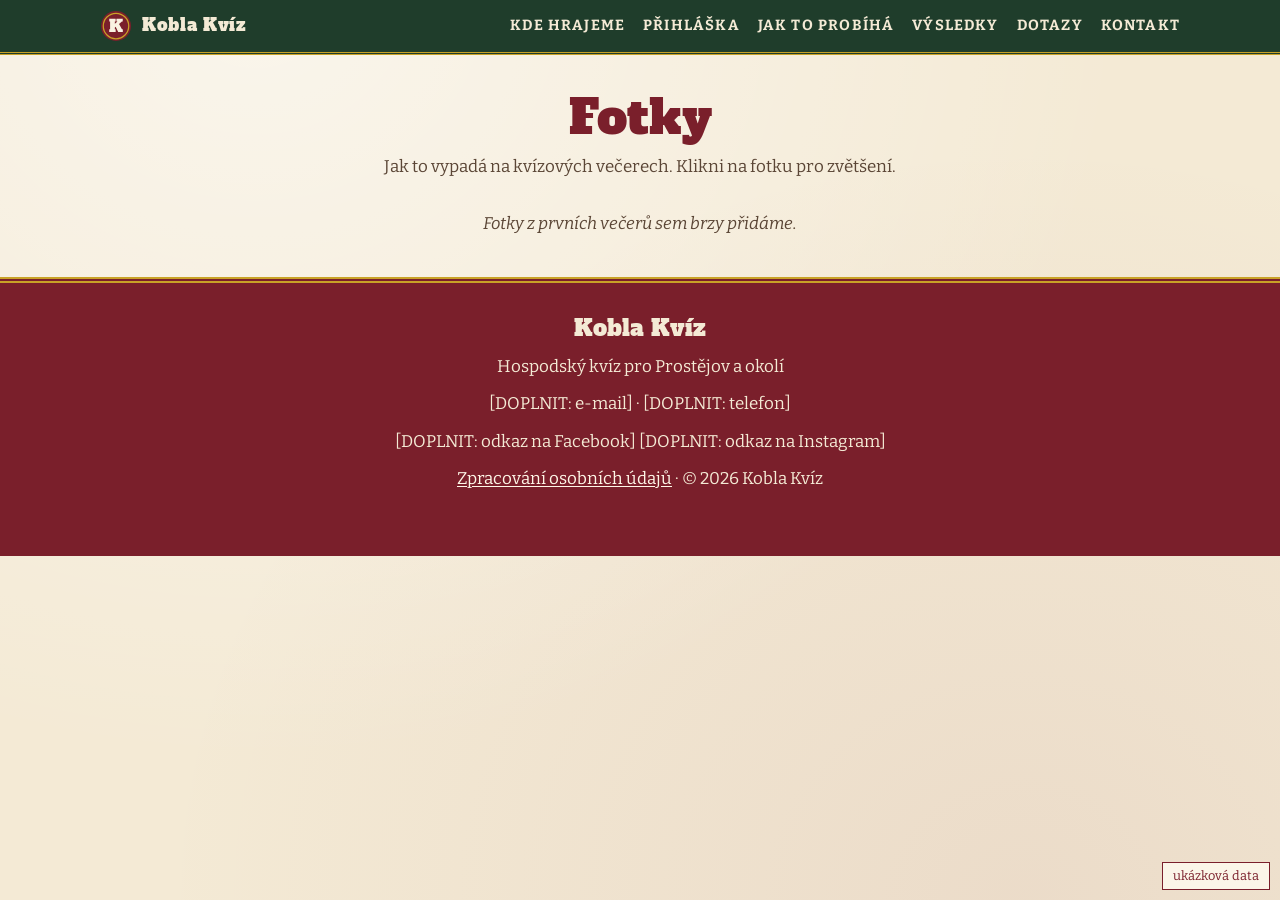
<file: fotky.html>
<!doctype html>
<html lang="cs">
<head>
  <meta charset="utf-8">
  <meta name="viewport" content="width=device-width, initial-scale=1">
  <title>Fotky – Kobla Kvíz</title>
  <meta name="description" content="Fotky z večerů Kobla Kvízu v Prostějově a okolí.">
  <meta name="theme-color" content="#1f3d2b">
  <link rel="icon" href="assets/img/favicon.svg" type="image/svg+xml">
  <link rel="icon" href="assets/img/favicon-32.png" sizes="32x32" type="image/png">
  <link rel="apple-touch-icon" href="assets/img/apple-touch-icon.png">
  <meta property="og:type" content="website">
  <meta property="og:locale" content="cs_CZ">
  <meta property="og:title" content="Fotky – Kobla Kvíz">
  <meta property="og:description" content="Fotky z večerů Kobla Kvízu v Prostějově a okolí.">
  <meta property="og:image" content="https://frankie851.github.io/kobla-kviz/assets/img/sdileni.png">
  <link rel="stylesheet" href="assets/css/styl.css">
</head>
<body>
  <a class="preskocit" href="#obsah">Přeskočit na obsah</a>

  <header class="pruh">
    <div class="obal">
      <a class="domu" href="./"><img src="assets/img/favicon.svg" alt="" width="32" height="32">Kobla Kvíz</a>
      <button class="menu-tlacitko" type="button" aria-expanded="false" aria-controls="menu">Menu</button>
      <nav id="menu" class="menu" aria-label="Hlavní menu">
        <ul>
          <li><a href="./#kde">Kde hrajeme</a></li>
          <li><a href="./#prihlaska">Přihláška</a></li>
          <li><a href="./#jak">Jak to probíhá</a></li>
          <li><a href="vysledky.html">Výsledky</a></li>
          <li data-fotky-odkaz hidden><a href="fotky.html" aria-current="page">Fotky</a></li>
          <li><a href="./#dotazy">Dotazy</a></li>
          <li><a href="./#kontakt">Kontakt</a></li>
        </ul>
      </nav>
    </div>
  </header>

  <main id="obsah">
    <div class="obal">
      <div class="hlava-stranky">
        <h1>Fotky</h1>
        <p>Jak to vypadá na kvízových večerech. Klikni na fotku pro zvětšení.</p>
      </div>
      <div id="galerie" aria-live="polite"></div>
    </div>
    <dialog class="prohlizec" id="prohlizec" aria-label="Zvětšená fotka">
      <div class="ovladani">
        <span>
          <button type="button" data-krok="-1" aria-label="Předchozí fotka">←</button>
          <button type="button" data-krok="1" aria-label="Další fotka">→</button>
        </span>
        <button type="button" data-zavrit>Zavřít ✕</button>
      </div>
      <figure><img id="prohlizec-foto" alt=""><figcaption id="prohlizec-popis"></figcaption></figure>
    </dialog>
  </main>

  <!-- R12 Patička -->
  <footer class="paticka">
    <div class="obal">
      <p class="jmeno">Kobla Kvíz</p>
      <p>Hospodský kvíz pro Prostějov a okolí</p>
      <p><span data-kontakt="email">[DOPLNIT: e-mail]</span> · <span data-kontakt="telefon">[DOPLNIT: telefon]</span></p>
      <p class="site"><span data-kontakt="facebook">[DOPLNIT: odkaz na Facebook]</span> <span data-kontakt="instagram">[DOPLNIT: odkaz na Instagram]</span></p>
      <p><a href="osobni-udaje.html">Zpracování osobních údajů</a> · © <span data-rok>2026</span> Kobla Kvíz</p>
    </div>
  </footer>

  <script src="config.js"></script>
  <script src="assets/js/cesky.js"></script>
  <script src="assets/js/kobla.js"></script>
  <script src="assets/js/fotky.js"></script>
</body>
</html>
</file>
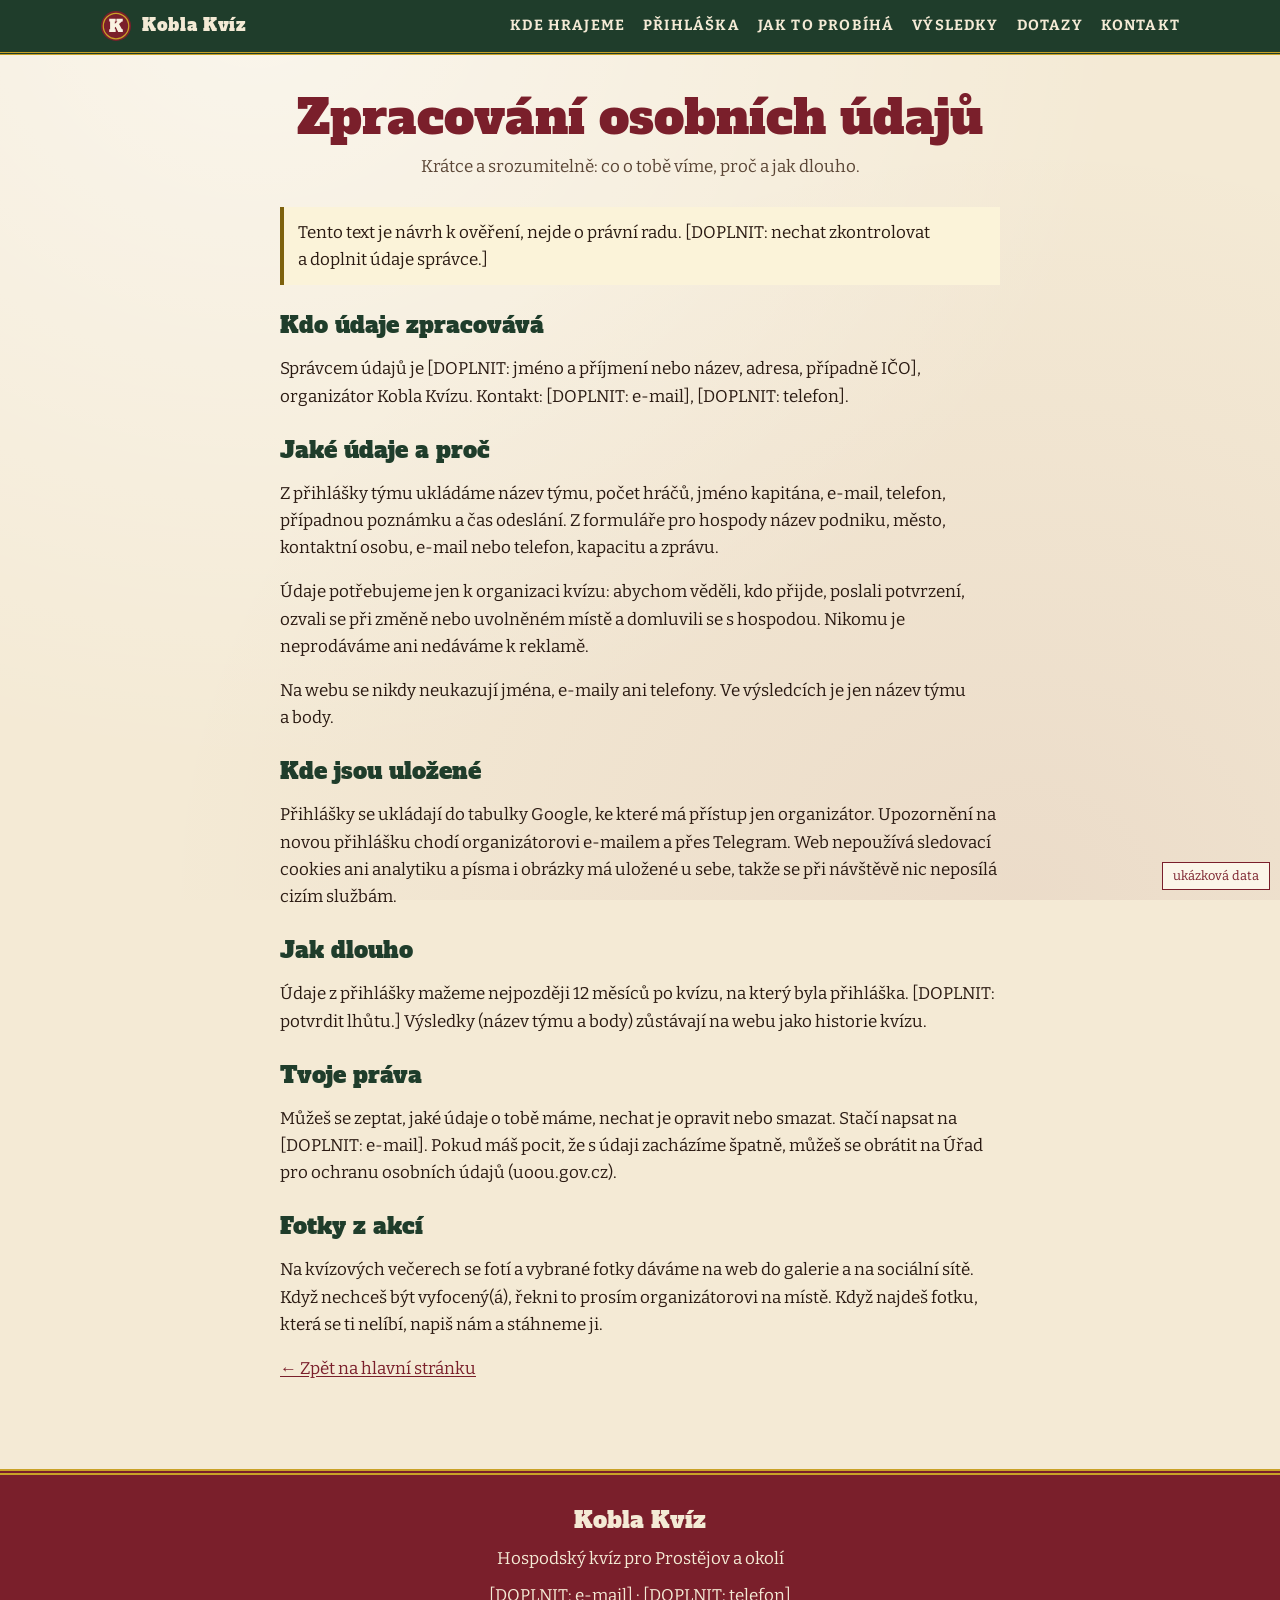
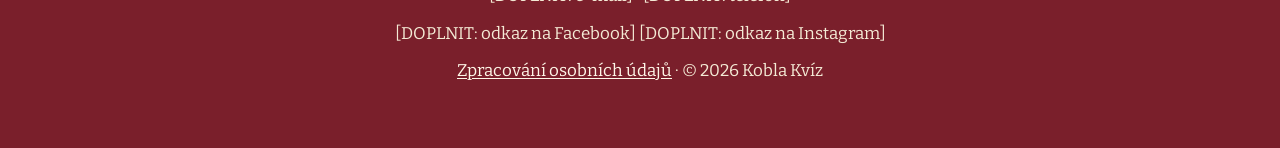
<file: osobni-udaje.html>
<!doctype html>
<html lang="cs">
<head>
  <meta charset="utf-8">
  <meta name="viewport" content="width=device-width, initial-scale=1">
  <title>Zpracování osobních údajů – Kobla Kvíz</title>
  <meta name="description" content="Jak Kobla Kvíz zachází s údaji z přihlášek a s fotkami z akcí.">
  <meta name="theme-color" content="#1f3d2b">
  <link rel="icon" href="assets/img/favicon.svg" type="image/svg+xml">
  <link rel="icon" href="assets/img/favicon-32.png" sizes="32x32" type="image/png">
  <link rel="apple-touch-icon" href="assets/img/apple-touch-icon.png">
  <meta property="og:type" content="website">
  <meta property="og:locale" content="cs_CZ">
  <meta property="og:title" content="Zpracování osobních údajů – Kobla Kvíz">
  <meta property="og:description" content="Jak Kobla Kvíz zachází s údaji z přihlášek a s fotkami z akcí.">
  <meta property="og:image" content="https://frankie851.github.io/kobla-kviz/assets/img/sdileni.png">
  <link rel="stylesheet" href="assets/css/styl.css">
</head>
<body>
  <a class="preskocit" href="#obsah">Přeskočit na obsah</a>

  <header class="pruh">
    <div class="obal">
      <a class="domu" href="./"><img src="assets/img/favicon.svg" alt="" width="32" height="32">Kobla Kvíz</a>
      <button class="menu-tlacitko" type="button" aria-expanded="false" aria-controls="menu">Menu</button>
      <nav id="menu" class="menu" aria-label="Hlavní menu">
        <ul>
          <li><a href="./#kde">Kde hrajeme</a></li>
          <li><a href="./#prihlaska">Přihláška</a></li>
          <li><a href="./#jak">Jak to probíhá</a></li>
          <li><a href="vysledky.html">Výsledky</a></li>
          <li data-fotky-odkaz hidden><a href="fotky.html">Fotky</a></li>
          <li><a href="./#dotazy">Dotazy</a></li>
          <li><a href="./#kontakt">Kontakt</a></li>
        </ul>
      </nav>
    </div>
  </header>

  <main id="obsah">
    <div class="obal">
      <div class="hlava-stranky">
        <h1>Zpracování osobních údajů</h1>
        <p>Krátce a srozumitelně: co o tobě víme, proč a jak dlouho.</p>
      </div>
      <article class="text-stranky">
        <p class="upozorneni">Tento text je návrh k ověření, nejde o právní radu. [DOPLNIT: nechat zkontrolovat a doplnit údaje správce.]</p>

        <h2>Kdo údaje zpracovává</h2>
        <p>Správcem údajů je [DOPLNIT: jméno a příjmení nebo název, adresa, případně IČO], organizátor Kobla Kvízu. Kontakt: <span data-kontakt="email">[DOPLNIT: e-mail]</span>, <span data-kontakt="telefon">[DOPLNIT: telefon]</span>.</p>

        <h2>Jaké údaje a proč</h2>
        <p>Z přihlášky týmu ukládáme název týmu, počet hráčů, jméno kapitána, e-mail, telefon, případnou poznámku a čas odeslání. Z formuláře pro hospody název podniku, město, kontaktní osobu, e-mail nebo telefon, kapacitu a zprávu.</p>
        <p>Údaje potřebujeme jen k organizaci kvízu: abychom věděli, kdo přijde, poslali potvrzení, ozvali se při změně nebo uvolněném místě a domluvili se s hospodou. Nikomu je neprodáváme ani nedáváme k reklamě.</p>
        <p>Na webu se nikdy neukazují jména, e-maily ani telefony. Ve výsledcích je jen název týmu a body.</p>

        <h2>Kde jsou uložené</h2>
        <p>Přihlášky se ukládají do tabulky Google, ke které má přístup jen organizátor. Upozornění na novou přihlášku chodí organizátorovi e-mailem a přes Telegram. Web nepoužívá sledovací cookies ani analytiku a písma i obrázky má uložené u sebe, takže se při návštěvě nic neposílá cizím službám.</p>

        <h2>Jak dlouho</h2>
        <p>Údaje z přihlášky mažeme nejpozději 12 měsíců po kvízu, na který byla přihláška. [DOPLNIT: potvrdit lhůtu.] Výsledky (název týmu a body) zůstávají na webu jako historie kvízu.</p>

        <h2>Tvoje práva</h2>
        <p>Můžeš se zeptat, jaké údaje o tobě máme, nechat je opravit nebo smazat. Stačí napsat na <span data-kontakt="email">[DOPLNIT: e-mail]</span>. Pokud máš pocit, že s údaji zacházíme špatně, můžeš se obrátit na Úřad pro ochranu osobních údajů (uoou.gov.cz).</p>

        <h2>Fotky z akcí</h2>
        <p>Na kvízových večerech se fotí a vybrané fotky dáváme na web do galerie a na sociální sítě. Když nechceš být vyfocený(á), řekni to prosím organizátorovi na místě. Když najdeš fotku, která se ti nelíbí, napiš nám a stáhneme ji.</p>

        <p><a href="./">← Zpět na hlavní stránku</a></p>
      </article>
    </div>
  </main>

  <!-- R12 Patička -->
  <footer class="paticka">
    <div class="obal">
      <p class="jmeno">Kobla Kvíz</p>
      <p>Hospodský kvíz pro Prostějov a okolí</p>
      <p><span data-kontakt="email">[DOPLNIT: e-mail]</span> · <span data-kontakt="telefon">[DOPLNIT: telefon]</span></p>
      <p class="site"><span data-kontakt="facebook">[DOPLNIT: odkaz na Facebook]</span> <span data-kontakt="instagram">[DOPLNIT: odkaz na Instagram]</span></p>
      <p><a href="osobni-udaje.html">Zpracování osobních údajů</a> · © <span data-rok>2026</span> Kobla Kvíz</p>
    </div>
  </footer>

  <script src="config.js"></script>
  <script src="assets/js/cesky.js"></script>
  <script src="assets/js/kobla.js"></script>
</body>
</html>
</file>
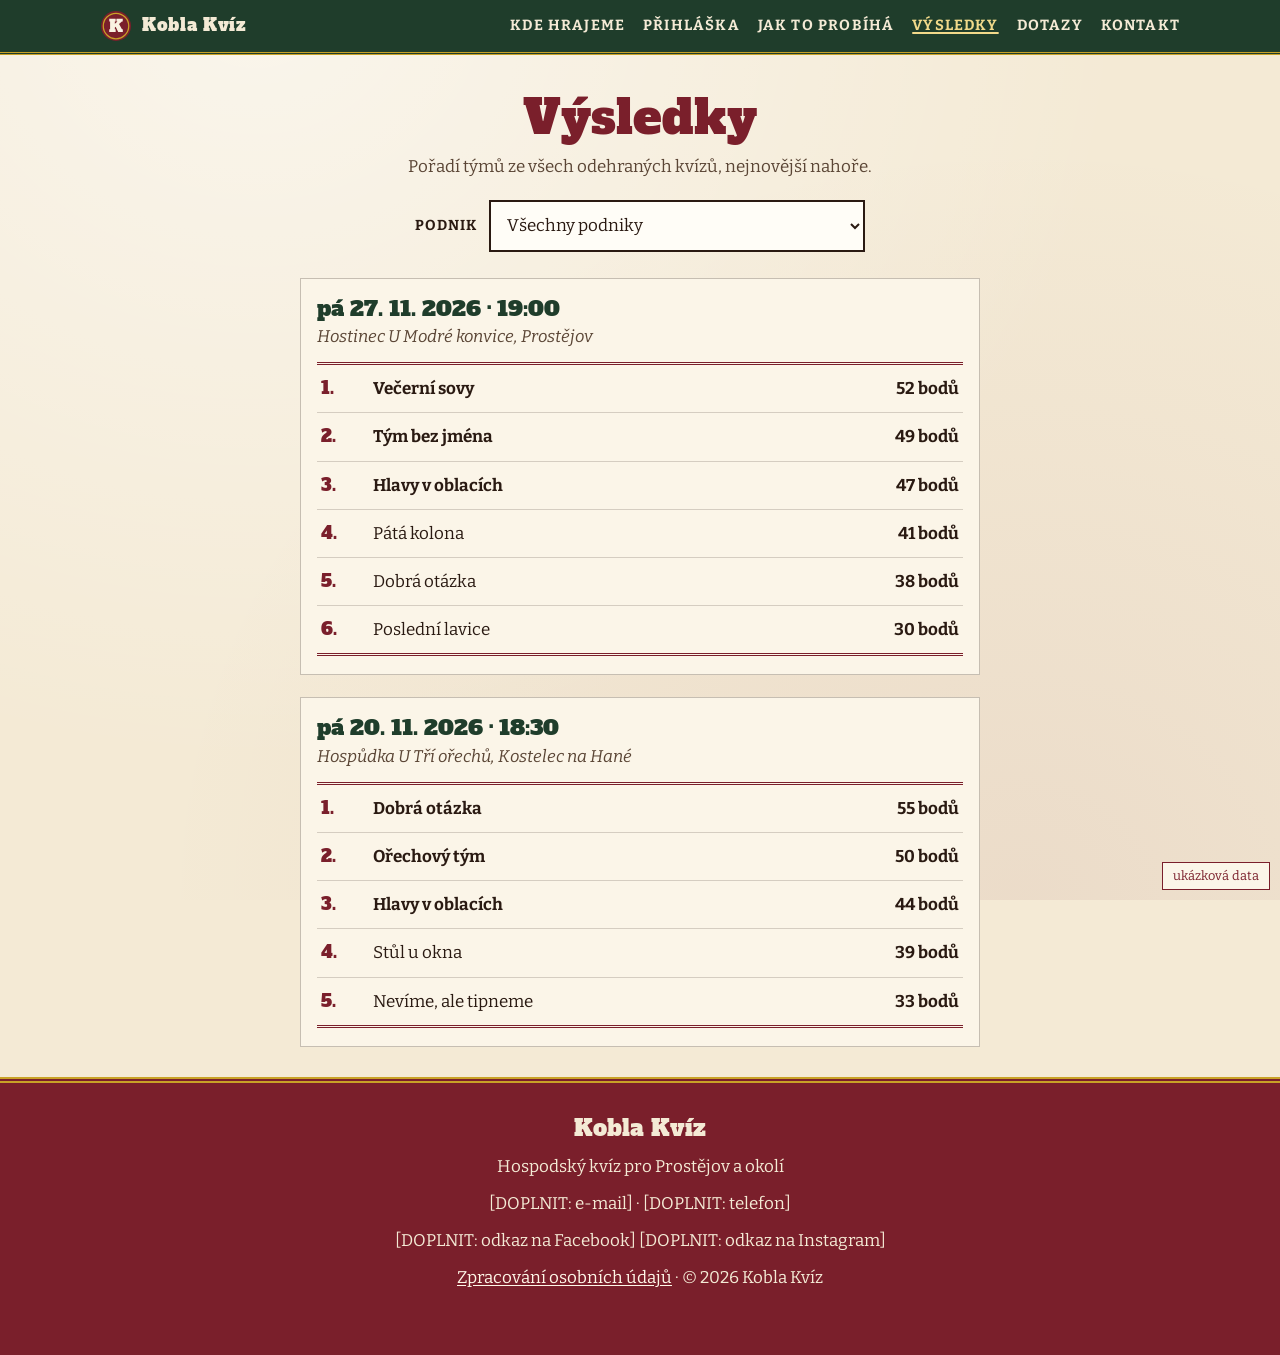
<file: vysledky.html>
<!doctype html>
<html lang="cs">
<head>
  <meta charset="utf-8">
  <meta name="viewport" content="width=device-width, initial-scale=1">
  <title>Výsledky – Kobla Kvíz</title>
  <meta name="description" content="Pořadí týmů a body ze všech odehraných večerů Kobla Kvízu.">
  <meta name="theme-color" content="#1f3d2b">
  <link rel="icon" href="assets/img/favicon.svg" type="image/svg+xml">
  <link rel="icon" href="assets/img/favicon-32.png" sizes="32x32" type="image/png">
  <link rel="apple-touch-icon" href="assets/img/apple-touch-icon.png">
  <meta property="og:type" content="website">
  <meta property="og:locale" content="cs_CZ">
  <meta property="og:title" content="Výsledky – Kobla Kvíz">
  <meta property="og:description" content="Pořadí týmů a body ze všech odehraných večerů Kobla Kvízu.">
  <meta property="og:image" content="https://frankie851.github.io/kobla-kviz/assets/img/sdileni.png">
  <link rel="stylesheet" href="assets/css/styl.css">
</head>
<body>
  <a class="preskocit" href="#obsah">Přeskočit na obsah</a>

  <header class="pruh">
    <div class="obal">
      <a class="domu" href="./"><img src="assets/img/favicon.svg" alt="" width="32" height="32">Kobla Kvíz</a>
      <button class="menu-tlacitko" type="button" aria-expanded="false" aria-controls="menu">Menu</button>
      <nav id="menu" class="menu" aria-label="Hlavní menu">
        <ul>
          <li><a href="./#kde">Kde hrajeme</a></li>
          <li><a href="./#prihlaska">Přihláška</a></li>
          <li><a href="./#jak">Jak to probíhá</a></li>
          <li><a href="vysledky.html" aria-current="page">Výsledky</a></li>
          <li data-fotky-odkaz hidden><a href="fotky.html">Fotky</a></li>
          <li><a href="./#dotazy">Dotazy</a></li>
          <li><a href="./#kontakt">Kontakt</a></li>
        </ul>
      </nav>
    </div>
  </header>

  <main id="obsah">
    <div class="obal">
      <div class="hlava-stranky">
        <h1>Výsledky</h1>
        <p>Pořadí týmů ze všech odehraných kvízů, nejnovější nahoře.</p>
      </div>
      <div class="filtr">
        <label for="filtr-podnik">Podnik</label>
        <select id="filtr-podnik" disabled><option value="">Všechny podniky</option></select>
      </div>
      <div id="vysledky-seznam" aria-live="polite">
        <div class="vecer" aria-hidden="true"><span class="kostra kostra--svetla kostra--nadpis"></span><span class="kostra kostra--svetla"></span><span class="kostra kostra--svetla"></span></div>
      </div>
    </div>
  </main>

  <!-- R12 Patička -->
  <footer class="paticka">
    <div class="obal">
      <p class="jmeno">Kobla Kvíz</p>
      <p>Hospodský kvíz pro Prostějov a okolí</p>
      <p><span data-kontakt="email">[DOPLNIT: e-mail]</span> · <span data-kontakt="telefon">[DOPLNIT: telefon]</span></p>
      <p class="site"><span data-kontakt="facebook">[DOPLNIT: odkaz na Facebook]</span> <span data-kontakt="instagram">[DOPLNIT: odkaz na Instagram]</span></p>
      <p><a href="osobni-udaje.html">Zpracování osobních údajů</a> · © <span data-rok>2026</span> Kobla Kvíz</p>
    </div>
  </footer>

  <script src="config.js"></script>
  <script src="assets/js/cesky.js"></script>
  <script src="assets/js/kobla.js"></script>
  <script src="assets/js/vysledky.js"></script>
</body>
</html>
</file>
<file: assets/css/styl.css>
/* Kobla Kvíz – styly webu (design C „Pivní etiketa“, zvolil David, viz docs/DECISIONS.md D-013)
   Barvy a písma jsou nahoře v :root, ať se dají změnit na jednom místě. */

@import url("../fonts/alfa-slab-one/alfa-slab-one.css");
@import url("../fonts/bitter/bitter.css");

:root {
  --papir: #f4ead5;
  --papir-svetly: #fbf5e8;
  --bordo: #7a1f2b;
  --bordo-tmave: #5f1621;
  --zelena: #1f3d2b;
  --zlato: #c9a227;
  --zlato-svetle: #f1d98a;
  --zlato-tmave: #7d610d;
  --inkoust: #2a1a12;
  --tlumeny: #5b4636;
  --ok: #1f5c34;
  --pismo-nadpis: "Alfa Slab One", Georgia, serif;
  --pismo: Bitter, Georgia, serif;
}

/* ---------- Základ ---------- */
*, *::before, *::after { box-sizing: border-box; }
html { scroll-behavior: smooth; scroll-padding-top: 12px; }
body {
  margin: 0; color: var(--inkoust); background: var(--papir);
  font: 400 1.0625rem/1.6 var(--pismo);
  background-image: radial-gradient(ellipse at 20% 0%, rgba(255,255,255,.55), transparent 60%),
                    radial-gradient(ellipse at 80% 100%, rgba(122,31,43,.07), transparent 60%);
  background-attachment: fixed;
}
img { max-width: 100%; height: auto; }
a { color: var(--bordo); text-underline-offset: 2px; }
a:hover { color: var(--bordo-tmave); }
:focus-visible { outline: 3px solid var(--zelena); outline-offset: 3px; }
h1, h2, h3 { font-family: var(--pismo-nadpis); font-weight: 400; margin: 0; line-height: 1.12; }
[hidden] { display: none !important; }
.obal { width: min(1080px, 100% - 32px); margin-inline: auto; }
.uzke { max-width: 720px; }
.skryte { position: absolute !important; width: 1px; height: 1px; overflow: hidden; clip: rect(0 0 0 0); white-space: nowrap; }
.preskocit { position: absolute; left: 8px; top: -60px; z-index: 100; background: var(--zelena); color: #fff; padding: 10px 16px; }
.preskocit:focus { top: 8px; color: #fff; }

/* Štítek demo režimu */
.stitek-demo { position: fixed; right: 10px; bottom: 10px; z-index: 50; font-size: .8rem; background: var(--papir-svetly);
  border: 1px solid var(--bordo); color: var(--bordo); padding: 3px 10px; }

/* ---------- Horní pruh a menu ---------- */
.pruh { background: var(--zelena); color: var(--papir); border-bottom: 3px double var(--zlato); position: relative; z-index: 20; }
.pruh .obal { display: flex; align-items: center; justify-content: space-between; gap: 12px; min-height: 52px; }
.domu { display: inline-flex; align-items: center; gap: 10px; color: var(--papir); text-decoration: none; font-family: var(--pismo-nadpis); font-size: 1.05rem; letter-spacing: .04em; }
.domu:hover { color: #fff; }
.domu img { width: 32px; height: 32px; }
.menu-tlacitko { display: none; }
.menu ul { list-style: none; margin: 0; padding: 0; display: flex; flex-wrap: wrap; gap: 2px 18px; }
.menu a { color: var(--papir); text-decoration: none; font-weight: 700; font-size: .92rem; text-transform: uppercase; letter-spacing: .08em; display: inline-block; padding: 8px 0; }
.menu a:hover, .menu a[aria-current="page"] { color: var(--zlato-svetle); text-decoration: underline; text-decoration-thickness: 2px; }

/* Na mobilu se menu schová pod tlačítko (jen když běží JavaScript) */
@media (max-width: 899px) {
  .js .menu-tlacitko { display: inline-flex; align-items: center; gap: 8px; min-height: 44px; padding: 0 14px; background: transparent; color: var(--papir);
    border: 1px solid rgba(241,217,138,.6); font: 700 .9rem var(--pismo); text-transform: uppercase; letter-spacing: .08em; cursor: pointer; }
  .js .menu-tlacitko::before { content: ""; width: 16px; height: 2px; background: currentColor; box-shadow: 0 -5px currentColor, 0 5px currentColor; }
  .js .menu { display: none; position: absolute; left: 0; right: 0; top: 100%; background: var(--zelena); border-bottom: 3px double var(--zlato); }
  .js .menu.otevrene { display: block; }
  .js .menu ul { flex-direction: column; padding: 6px 16px 14px; }
  .js .menu a { display: block; padding: 12px 0; border-bottom: 1px solid rgba(241,217,138,.2); }
  .pruh .obal { flex-wrap: wrap; }
  .menu ul { gap: 0 14px; }
}

/* ---------- Tlačítka ---------- */
.tlacitko { display: inline-flex; align-items: center; justify-content: center; gap: 8px; min-height: 56px; padding: 0 30px; background: var(--bordo); color: #fff7e8;
  border: 0; box-shadow: inset 0 0 0 3px var(--bordo), inset 0 0 0 5px #e9c96b; font: 400 1.12rem/1.1 var(--pismo-nadpis); letter-spacing: .06em;
  text-transform: uppercase; text-decoration: none; cursor: pointer; text-align: center; transition: background .15s; }
.tlacitko:hover { background: var(--bordo-tmave); color: #fff7e8; box-shadow: inset 0 0 0 3px var(--bordo-tmave), inset 0 0 0 5px #e9c96b; }
.tlacitko[disabled] { opacity: .6; cursor: wait; }
.tlacitko--zelene { background: var(--zelena); box-shadow: inset 0 0 0 3px var(--zelena), inset 0 0 0 5px #e9c96b; }
.tlacitko--zelene:hover { background: #142a1d; box-shadow: inset 0 0 0 3px #142a1d, inset 0 0 0 5px #e9c96b; }

/* ---------- Úvod (R1) ---------- */
.uvod { padding: 20px 0 44px; text-align: center; }
.uvod-mrizka { display: grid; gap: 4px; justify-items: center; }
.uvod h1 { margin: 0; line-height: 0; }
.uvod .logo { width: min(330px, 84vw); height: auto; }
.slogan { font-style: italic; font-size: 1.2rem; margin: 4px auto 16px; max-width: 28ch; color: var(--tlumeny); line-height: 1.45; }
.kupon { width: min(460px, 100%); border: 2px solid var(--bordo); outline: 1px solid var(--bordo); outline-offset: 4px; padding: 14px 18px; background: var(--papir-svetly); text-align: center; }
.kupon .nad { margin: 0; font-size: .78rem; letter-spacing: .25em; text-transform: uppercase; color: var(--bordo); font-weight: 700; }
.kupon .nad::before, .kupon .nad::after { content: " ✦ "; color: var(--zlato-tmave); }
.kupon .kdy { font: 400 1.45rem/1.2 var(--pismo-nadpis); margin: 4px 0; color: var(--zelena); }
.kupon .kde { margin: 0; }
.kupon .volno { display: inline-block; margin-top: 6px; font-weight: 700; color: var(--bordo); }
.uvod .tlacitko { margin-top: 18px; width: min(460px, 100%); }

@media (min-width: 900px) {
  .uvod { padding: 44px 0 64px; text-align: left; }
  .uvod-mrizka { grid-template-columns: minmax(0, 1.05fr) minmax(0, 1fr); gap: 48px; align-items: center; justify-items: stretch; }
  .uvod .logo { width: 100%; max-width: 500px; }
  .uvod .slogan { margin: 0 0 22px; font-size: 1.45rem; max-width: 22ch; }
  .uvod .kupon { width: 100%; text-align: left; padding: 18px 22px; }
  .uvod .kupon .nad::before, .uvod .kupon .nad::after { content: ""; }
  .uvod .kupon .kdy { font-size: 1.7rem; }
  .uvod .tlacitko { width: 100%; }
}

/* ---------- Sekce a nadpisy ---------- */
section { padding: 46px 0; }
.nadpis { text-align: center; margin-bottom: 26px; }
.nadpis .pred { display: block; font-size: .8rem; letter-spacing: .3em; text-transform: uppercase; color: var(--zlato-tmave); font-weight: 700; margin-bottom: 4px; }
h2 { font-size: clamp(1.9rem, 7vw, 2.8rem); color: var(--bordo); }
.ornament { display: block; width: 160px; height: 14px; margin: 10px auto 0; }
.uvodni-text { text-align: center; max-width: 52ch; margin: -10px auto 24px; color: var(--tlumeny); }

/* ---------- Kde hrajeme (R2) – nápojový lístek ---------- */
.listek { background: var(--zelena); color: var(--papir); padding: 26px 20px; border: 3px double var(--zlato); }
.listek h2 { color: var(--zlato-svetle); }
.listek .nadpis .pred { color: #e9c96b; }
.podniky { display: grid; gap: 30px; }
.podnik h3 { font-size: 1.35rem; color: #fff7e8; }
.podnik .mesto { margin: 0; color: #e9c96b; text-transform: uppercase; letter-spacing: .15em; font-size: .82rem; font-weight: 700; }
.podnik .adresa { color: var(--papir); font-size: .95rem; }
.podnik .adresa:hover { color: #fff; }
.podnik .popis { margin: 6px 0 4px; color: #e6dcc6; font-style: italic; }
.podnik .info { margin: 0 0 10px; font-size: .9rem; color: #e6dcc6; }
.terminy { list-style: none; padding: 0; margin: 0; }
.terminy a, .terminy .neaktivni { display: flex; flex-wrap: wrap; align-items: baseline; gap: 0 8px; padding: 10px 0; min-height: 46px; color: var(--papir); text-decoration: none; border-top: 1px dashed rgba(233,201,107,.45); }
.terminy .tecky { flex: 1; border-bottom: 2px dotted rgba(233,201,107,.6); min-width: 16px; transform: translateY(-4px); }
.terminy a:hover .datum { text-decoration: underline; }
.terminy .stav { font-weight: 700; color: var(--zlato-svetle); }
.terminy [data-stav="obsazeno"] .stav { color: #ffc2b8; }
.terminy .neaktivni { color: #cfc4ad; }
.terminy .neaktivni .stav { color: #cfc4ad; }
.terminy [data-stav="zruseno"] .datum { text-decoration: line-through; }
.terminy .pozn { display: block; width: 100%; font-size: .85rem; font-style: italic; }
.zadne { font-style: italic; color: #e6dcc6; margin: 4px 0 0; }

/* Kostra obsahu při načítání */
.kostra { display: block; height: 1em; margin: 8px 0; background: linear-gradient(90deg, rgba(233,201,107,.18), rgba(233,201,107,.38), rgba(233,201,107,.18));
  background-size: 200% 100%; animation: kostra 1.4s infinite linear; border-radius: 2px; }
.kostra--svetla { background: linear-gradient(90deg, rgba(122,31,43,.08), rgba(122,31,43,.18), rgba(122,31,43,.08)); background-size: 200% 100%; }
.kostra--nadpis { height: 1.6em; width: 70%; }
.kostra--kratka { width: 45%; }
@keyframes kostra { from { background-position: 200% 0; } to { background-position: -200% 0; } }

/* Hláška při chybě načtení */
.chyba-nacteni { background: var(--papir-svetly); color: var(--inkoust); border: 2px solid var(--bordo); padding: 16px 18px; text-align: left; }
.chyba-nacteni strong { color: var(--bordo); display: block; margin-bottom: 4px; }
.chyba-nacteni p { margin: 0; }
.kupon .chyba-nacteni { border: 0; padding: 4px 0 0; background: none; text-align: center; }

/* ---------- Jak kvíz probíhá (R4) ---------- */
.kroky { list-style: none; margin: 0; padding: 0; display: grid; gap: 16px; }
.kroky li { display: grid; grid-template-columns: 58px 1fr; gap: 14px; align-items: start; padding: 16px; border: 1px solid rgba(42,26,18,.3); background: rgba(255,255,255,.35); }
.kroky .ikona { width: 58px; height: 58px; display: grid; place-items: center; border-radius: 50%; background: var(--bordo); color: var(--zlato-svetle); box-shadow: inset 0 0 0 3px var(--bordo), inset 0 0 0 5px #e9c96b; }
.kroky .ikona svg { width: 28px; height: 28px; }
.kroky h3 { font-size: 1.1rem; color: var(--zelena); margin-bottom: 4px; }
.kroky p { margin: 0; }

/* ---------- Formuláře (R3, R8) ---------- */
.formular-obal { max-width: 680px; margin-inline: auto; background: var(--papir-svetly); padding: 22px 18px; border: 2px dashed var(--tlumeny); position: relative; }
.formular-obal::before { content: "✂"; position: absolute; top: -15px; left: 18px; background: var(--papir); padding: 0 6px; font-size: 1.2rem; color: var(--tlumeny); }
.formular { display: grid; gap: 16px; }
.pole label, .pole .popisek { display: block; font-weight: 700; margin-bottom: 4px; text-transform: uppercase; letter-spacing: .06em; font-size: .9rem; }
.pole label span, .pole .napoveda { text-transform: none; letter-spacing: 0; font-weight: 400; color: var(--tlumeny); font-size: .92rem; }
.pole .napoveda { display: block; margin: 4px 0 0; }
input, select, textarea { width: 100%; font: inherit; color: var(--inkoust); background: #fffdf7; border: 2px solid var(--inkoust); border-radius: 0; padding: 12px; min-height: 52px; }
textarea { resize: vertical; }
input:focus, select:focus, textarea:focus { outline: none; border-color: var(--bordo); box-shadow: 0 0 0 3px rgba(122,31,43,.3); }
[aria-invalid="true"] { border-color: #b3261e; background: #fff6f4; }
.chyba-pole { display: block; color: #a3221b; font-weight: 700; font-size: .92rem; margin-top: 4px; }
.chyba-pole::before { content: "✗ "; }
.souhlas { display: grid; grid-template-columns: 28px 1fr; gap: 10px; align-items: start; }
.souhlas input { width: 24px; height: 24px; min-height: 0; margin: 3px 0 0; accent-color: var(--bordo); }
.souhlas .chyba-pole { grid-column: 2; margin-top: 0; }
.formular .tlacitko { width: 100%; }
.dva { display: grid; gap: 16px; }
.medovnik { position: absolute; left: -9999px; width: 1px; height: 1px; overflow: hidden; }
.info-termin { margin: -6px 0 0; padding: 10px 12px; background: rgba(31,61,43,.08); border-left: 4px solid var(--zelena); font-size: .95rem; }
.zprava { margin: 0; padding: 14px 16px; border: 2px solid; font-weight: 700; }
.zprava p { margin: 0; }
.zprava p + p { margin-top: 6px; font-weight: 400; }
.zprava--ok { border-color: var(--ok); color: var(--ok); background: #eef6ef; }
.zprava--nahradnik { border-color: var(--zlato-tmave); color: #5c4709; background: #fbf3d9; }
.zprava--chyba { border-color: #a3221b; color: #8a1c16; background: #fff1ee; }

@media (min-width: 700px) {
  .dva { grid-template-columns: 1fr 1fr; }
  .formular-obal { padding: 32px; }
}

/* ---------- Výsledky (R5, R9) ---------- */
.vysledky-blok { max-width: 600px; margin-inline: auto; text-align: center; }
.vysledky-blok .kdy { margin: -14px 0 16px; font-style: italic; color: var(--tlumeny); }
.poradi-tabulka { list-style: none; margin: 0 0 16px; padding: 0; text-align: left; border-top: 3px double var(--bordo); border-bottom: 3px double var(--bordo); }
.poradi-tabulka li { display: grid; grid-template-columns: 44px 1fr auto; gap: 8px; padding: 10px 4px; border-bottom: 1px solid rgba(42,26,18,.18); }
.poradi-tabulka li:last-child { border-bottom: 0; }
.poradi-tabulka .poradi { font-family: var(--pismo-nadpis); color: var(--bordo); }
.poradi-tabulka .body { font-weight: 700; white-space: nowrap; }
.poradi-tabulka li:nth-child(-n+3) .tym { font-weight: 700; }

/* ---------- Fotky (R6, R10) ---------- */
.fotky-mrizka { display: grid; grid-template-columns: repeat(2, 1fr); gap: 10px; margin: 0 0 18px; padding: 0; list-style: none; }
.fotky-mrizka a, .fotky-mrizka button { display: block; width: 100%; padding: 0; border: 3px solid #fffdf7; box-shadow: 0 1px 4px rgba(42,26,18,.3); background: var(--papir-svetly); cursor: zoom-in; aspect-ratio: 4 / 3; overflow: hidden; }
.fotky-mrizka img { width: 100%; height: 100%; object-fit: cover; display: block; }
.stred { text-align: center; }
@media (min-width: 700px) { .fotky-mrizka { grid-template-columns: repeat(4, 1fr); } }

.prohlizec { padding: 0; border: 0; background: transparent; max-width: 100vw; max-height: 100vh; width: 100%; height: 100%; }
.prohlizec::backdrop { background: rgba(20,12,8,.92); }
.prohlizec figure { margin: 0; height: 100%; display: grid; grid-template-rows: 1fr auto; place-items: center; padding: 56px 12px 16px; }
.prohlizec img { max-width: 100%; max-height: calc(100vh - 130px); object-fit: contain; border: 4px solid #fffdf7; }
.prohlizec figcaption { color: var(--papir); margin-top: 8px; text-align: center; }
.prohlizec .ovladani { position: fixed; top: 10px; right: 10px; left: 10px; display: flex; justify-content: space-between; gap: 8px; }
.prohlizec .ovladani button { min-width: 48px; min-height: 48px; background: var(--papir-svetly); color: var(--inkoust); border: 0; font: 700 1rem var(--pismo); cursor: pointer; padding: 0 14px; }

/* ---------- Časté dotazy (R7) ---------- */
.dotazy { max-width: 760px; margin-inline: auto; display: grid; gap: 10px; }
.dotazy details { background: var(--papir-svetly); border: 1px solid rgba(42,26,18,.3); }
.dotazy summary { cursor: pointer; padding: 14px 44px 14px 16px; font-weight: 700; position: relative; list-style: none; min-height: 48px; }
.dotazy summary::-webkit-details-marker { display: none; }
.dotazy summary::after { content: "+"; position: absolute; right: 16px; top: 50%; transform: translateY(-50%); font: 400 1.5rem var(--pismo-nadpis); color: var(--bordo); }
.dotazy details[open] summary::after { content: "–"; }
.dotazy details > div { padding: 0 16px 14px; }
.dotazy p { margin: 0 0 8px; }

/* ---------- Kontakt (R8) ---------- */
.kontakt-mrizka { display: grid; gap: 30px; }
.vizitka { background: var(--zelena); color: var(--papir); padding: 22px 20px; border: 3px double var(--zlato); }
.vizitka h3 { color: var(--zlato-svetle); font-size: 1.4rem; margin-bottom: 10px; }
.vizitka ul { list-style: none; margin: 0; padding: 0; display: grid; gap: 10px; }
.vizitka a { color: #fff7e8; }
.vizitka .stitek { display: block; font-size: .78rem; letter-spacing: .2em; text-transform: uppercase; color: #e9c96b; font-weight: 700; }
.pro-hospody h3 { color: var(--bordo); font-size: 1.5rem; margin-bottom: 8px; }
.pro-hospody > p { margin: 0 0 8px; }
.vyhody { margin: 0 0 18px; padding-left: 1.2em; }
.vyhody li { margin-bottom: 4px; }
.vyhody li::marker { content: "✦  "; color: var(--zlato-tmave); }
@media (min-width: 900px) {
  .listek { padding: 40px; }
  .podniky { grid-template-columns: repeat(auto-fit, minmax(280px, 1fr)); gap: 36px; }
  .kroky { grid-template-columns: repeat(auto-fit, minmax(300px, 1fr)); }
  .kontakt-mrizka { grid-template-columns: 1fr 1.6fr; align-items: start; }
}

/* ---------- Podstránky ---------- */
.hlava-stranky { padding: 36px 0 10px; text-align: center; }
.hlava-stranky h1 { font-size: clamp(2rem, 8vw, 3rem); color: var(--bordo); }
.hlava-stranky p { color: var(--tlumeny); margin: 8px auto 0; max-width: 50ch; }
.filtr { display: flex; flex-wrap: wrap; gap: 8px 12px; align-items: center; justify-content: center; margin: 10px 0 26px; }
.filtr label { font-weight: 700; text-transform: uppercase; letter-spacing: .06em; font-size: .9rem; }
.filtr select { width: auto; min-width: 240px; max-width: 100%; }
.vecer { background: var(--papir-svetly); border: 1px solid rgba(42,26,18,.25); padding: 18px 16px; margin: 0 auto 22px; max-width: 680px; }
.vecer h2 { font-size: 1.35rem; color: var(--zelena); }
.vecer .kde { margin: 2px 0 12px; color: var(--tlumeny); font-style: italic; }
.vecer .poradi-tabulka { margin-bottom: 0; }
.vecer-fotky { margin: 0 0 34px; }
.vecer-fotky h2 { font-size: 1.35rem; color: var(--zelena); }
.vecer-fotky .kde { margin: 2px 0 12px; color: var(--tlumeny); font-style: italic; }
.text-stranky { max-width: 720px; margin: 0 auto; padding-bottom: 40px; }
.text-stranky h2 { font-size: 1.4rem; color: var(--zelena); margin: 28px 0 8px; }
.upozorneni { background: #fbf3d9; border-left: 4px solid var(--zlato-tmave); padding: 12px 14px; }
.prazdne { text-align: center; font-style: italic; color: var(--tlumeny); margin: 20px auto 40px; max-width: 46ch; }

/* ---------- Patička (R12) ---------- */
.paticka { background: var(--bordo); color: var(--papir); padding: 30px 0 64px; border-top: 6px double var(--zlato); text-align: center; margin-top: 30px; }
.paticka .obal { display: grid; gap: 10px; }
.paticka a { color: #fff7e8; }
.paticka a:hover { color: var(--zlato-svetle); }
.paticka .jmeno { font: 400 1.4rem var(--pismo-nadpis); }
.paticka p { margin: 0; }
.paticka .site a { margin: 0 6px; }

/* ---------- Méně pohybu ---------- */
@media (prefers-reduced-motion: reduce) {
  html { scroll-behavior: auto; }
  *, *::before, *::after { animation: none !important; transition: none !important; }
}
</file>
<file: assets/fonts/tilt-neon/tilt-neon.css>
/* Tilt Neon – licence SIL Open Font License, viz OFL.txt. Zdroj: @fontsource/tilt-neon */
@font-face{font-family:'Tilt Neon';font-style:normal;font-display:swap;font-weight:400;src:url(./tilt-neon-latin-ext-400-normal.woff2) format('woff2');unicode-range:U+0100-02BA,U+02BD-02C5,U+02C7-02CC,U+02CE-02D7,U+02DD-02FF,U+0304,U+0308,U+0329,U+1D00-1DBF,U+1E00-1E9F,U+1EF2-1EFF,U+2020,U+20A0-20AB,U+20AD-20C0,U+2113,U+2C60-2C7F,U+A720-A7FF;}
@font-face{font-family:'Tilt Neon';font-style:normal;font-display:swap;font-weight:400;src:url(./tilt-neon-latin-400-normal.woff2) format('woff2');unicode-range:U+0000-00FF,U+0131,U+0152-0153,U+02BB-02BC,U+02C6,U+02DA,U+02DC,U+0304,U+0308,U+0329,U+2000-206F,U+20AC,U+2122,U+2191,U+2193,U+2212,U+2215,U+FEFF,U+FFFD;}
</file>
<file: assets/fonts/inter/inter.css>
/* Inter – licence SIL Open Font License, viz OFL.txt. Zdroj: @fontsource/inter */
@font-face{font-family:'Inter';font-style:normal;font-display:swap;font-weight:400;src:url(./inter-latin-ext-400-normal.woff2) format('woff2');unicode-range:U+0100-02BA,U+02BD-02C5,U+02C7-02CC,U+02CE-02D7,U+02DD-02FF,U+0304,U+0308,U+0329,U+1D00-1DBF,U+1E00-1E9F,U+1EF2-1EFF,U+2020,U+20A0-20AB,U+20AD-20C0,U+2113,U+2C60-2C7F,U+A720-A7FF;}
@font-face{font-family:'Inter';font-style:normal;font-display:swap;font-weight:400;src:url(./inter-latin-400-normal.woff2) format('woff2');unicode-range:U+0000-00FF,U+0131,U+0152-0153,U+02BB-02BC,U+02C6,U+02DA,U+02DC,U+0304,U+0308,U+0329,U+2000-206F,U+20AC,U+2122,U+2191,U+2193,U+2212,U+2215,U+FEFF,U+FFFD;}
@font-face{font-family:'Inter';font-style:normal;font-display:swap;font-weight:600;src:url(./inter-latin-ext-600-normal.woff2) format('woff2');unicode-range:U+0100-02BA,U+02BD-02C5,U+02C7-02CC,U+02CE-02D7,U+02DD-02FF,U+0304,U+0308,U+0329,U+1D00-1DBF,U+1E00-1E9F,U+1EF2-1EFF,U+2020,U+20A0-20AB,U+20AD-20C0,U+2113,U+2C60-2C7F,U+A720-A7FF;}
@font-face{font-family:'Inter';font-style:normal;font-display:swap;font-weight:600;src:url(./inter-latin-600-normal.woff2) format('woff2');unicode-range:U+0000-00FF,U+0131,U+0152-0153,U+02BB-02BC,U+02C6,U+02DA,U+02DC,U+0304,U+0308,U+0329,U+2000-206F,U+20AC,U+2122,U+2191,U+2193,U+2212,U+2215,U+FEFF,U+FFFD;}
@font-face{font-family:'Inter';font-style:normal;font-display:swap;font-weight:700;src:url(./inter-latin-ext-700-normal.woff2) format('woff2');unicode-range:U+0100-02BA,U+02BD-02C5,U+02C7-02CC,U+02CE-02D7,U+02DD-02FF,U+0304,U+0308,U+0329,U+1D00-1DBF,U+1E00-1E9F,U+1EF2-1EFF,U+2020,U+20A0-20AB,U+20AD-20C0,U+2113,U+2C60-2C7F,U+A720-A7FF;}
@font-face{font-family:'Inter';font-style:normal;font-display:swap;font-weight:700;src:url(./inter-latin-700-normal.woff2) format('woff2');unicode-range:U+0000-00FF,U+0131,U+0152-0153,U+02BB-02BC,U+02C6,U+02DA,U+02DC,U+0304,U+0308,U+0329,U+2000-206F,U+20AC,U+2122,U+2191,U+2193,U+2212,U+2215,U+FEFF,U+FFFD;}
@font-face{font-family:'Inter';font-style:normal;font-display:swap;font-weight:800;src:url(./inter-latin-ext-800-normal.woff2) format('woff2');unicode-range:U+0100-02BA,U+02BD-02C5,U+02C7-02CC,U+02CE-02D7,U+02DD-02FF,U+0304,U+0308,U+0329,U+1D00-1DBF,U+1E00-1E9F,U+1EF2-1EFF,U+2020,U+20A0-20AB,U+20AD-20C0,U+2113,U+2C60-2C7F,U+A720-A7FF;}
@font-face{font-family:'Inter';font-style:normal;font-display:swap;font-weight:800;src:url(./inter-latin-800-normal.woff2) format('woff2');unicode-range:U+0000-00FF,U+0131,U+0152-0153,U+02BB-02BC,U+02C6,U+02DA,U+02DC,U+0304,U+0308,U+0329,U+2000-206F,U+20AC,U+2122,U+2191,U+2193,U+2212,U+2215,U+FEFF,U+FFFD;}
</file>
<file: assets/fonts/fredoka/fredoka.css>
/* Fredoka – licence SIL Open Font License, viz OFL.txt. Zdroj: @fontsource/fredoka */
@font-face{font-family:'Fredoka';font-style:normal;font-display:swap;font-weight:500;src:url(./fredoka-latin-ext-500-normal.woff2) format('woff2');unicode-range:U+0100-02BA,U+02BD-02C5,U+02C7-02CC,U+02CE-02D7,U+02DD-02FF,U+0304,U+0308,U+0329,U+1D00-1DBF,U+1E00-1E9F,U+1EF2-1EFF,U+2020,U+20A0-20AB,U+20AD-20C0,U+2113,U+2C60-2C7F,U+A720-A7FF;}
@font-face{font-family:'Fredoka';font-style:normal;font-display:swap;font-weight:500;src:url(./fredoka-latin-500-normal.woff2) format('woff2');unicode-range:U+0000-00FF,U+0131,U+0152-0153,U+02BB-02BC,U+02C6,U+02DA,U+02DC,U+0304,U+0308,U+0329,U+2000-206F,U+20AC,U+2122,U+2191,U+2193,U+2212,U+2215,U+FEFF,U+FFFD;}
@font-face{font-family:'Fredoka';font-style:normal;font-display:swap;font-weight:600;src:url(./fredoka-latin-ext-600-normal.woff2) format('woff2');unicode-range:U+0100-02BA,U+02BD-02C5,U+02C7-02CC,U+02CE-02D7,U+02DD-02FF,U+0304,U+0308,U+0329,U+1D00-1DBF,U+1E00-1E9F,U+1EF2-1EFF,U+2020,U+20A0-20AB,U+20AD-20C0,U+2113,U+2C60-2C7F,U+A720-A7FF;}
@font-face{font-family:'Fredoka';font-style:normal;font-display:swap;font-weight:600;src:url(./fredoka-latin-600-normal.woff2) format('woff2');unicode-range:U+0000-00FF,U+0131,U+0152-0153,U+02BB-02BC,U+02C6,U+02DA,U+02DC,U+0304,U+0308,U+0329,U+2000-206F,U+20AC,U+2122,U+2191,U+2193,U+2212,U+2215,U+FEFF,U+FFFD;}
@font-face{font-family:'Fredoka';font-style:normal;font-display:swap;font-weight:700;src:url(./fredoka-latin-ext-700-normal.woff2) format('woff2');unicode-range:U+0100-02BA,U+02BD-02C5,U+02C7-02CC,U+02CE-02D7,U+02DD-02FF,U+0304,U+0308,U+0329,U+1D00-1DBF,U+1E00-1E9F,U+1EF2-1EFF,U+2020,U+20A0-20AB,U+20AD-20C0,U+2113,U+2C60-2C7F,U+A720-A7FF;}
@font-face{font-family:'Fredoka';font-style:normal;font-display:swap;font-weight:700;src:url(./fredoka-latin-700-normal.woff2) format('woff2');unicode-range:U+0000-00FF,U+0131,U+0152-0153,U+02BB-02BC,U+02C6,U+02DA,U+02DC,U+0304,U+0308,U+0329,U+2000-206F,U+20AC,U+2122,U+2191,U+2193,U+2212,U+2215,U+FEFF,U+FFFD;}
</file>
<file: assets/fonts/nunito/nunito.css>
/* Nunito – licence SIL Open Font License, viz OFL.txt. Zdroj: @fontsource/nunito */
@font-face{font-family:'Nunito';font-style:normal;font-display:swap;font-weight:400;src:url(./nunito-latin-ext-400-normal.woff2) format('woff2');unicode-range:U+0100-02BA,U+02BD-02C5,U+02C7-02CC,U+02CE-02D7,U+02DD-02FF,U+0304,U+0308,U+0329,U+1D00-1DBF,U+1E00-1E9F,U+1EF2-1EFF,U+2020,U+20A0-20AB,U+20AD-20C0,U+2113,U+2C60-2C7F,U+A720-A7FF;}
@font-face{font-family:'Nunito';font-style:normal;font-display:swap;font-weight:400;src:url(./nunito-latin-400-normal.woff2) format('woff2');unicode-range:U+0000-00FF,U+0131,U+0152-0153,U+02BB-02BC,U+02C6,U+02DA,U+02DC,U+0304,U+0308,U+0329,U+2000-206F,U+20AC,U+2122,U+2191,U+2193,U+2212,U+2215,U+FEFF,U+FFFD;}
@font-face{font-family:'Nunito';font-style:normal;font-display:swap;font-weight:700;src:url(./nunito-latin-ext-700-normal.woff2) format('woff2');unicode-range:U+0100-02BA,U+02BD-02C5,U+02C7-02CC,U+02CE-02D7,U+02DD-02FF,U+0304,U+0308,U+0329,U+1D00-1DBF,U+1E00-1E9F,U+1EF2-1EFF,U+2020,U+20A0-20AB,U+20AD-20C0,U+2113,U+2C60-2C7F,U+A720-A7FF;}
@font-face{font-family:'Nunito';font-style:normal;font-display:swap;font-weight:700;src:url(./nunito-latin-700-normal.woff2) format('woff2');unicode-range:U+0000-00FF,U+0131,U+0152-0153,U+02BB-02BC,U+02C6,U+02DA,U+02DC,U+0304,U+0308,U+0329,U+2000-206F,U+20AC,U+2122,U+2191,U+2193,U+2212,U+2215,U+FEFF,U+FFFD;}
@font-face{font-family:'Nunito';font-style:normal;font-display:swap;font-weight:800;src:url(./nunito-latin-ext-800-normal.woff2) format('woff2');unicode-range:U+0100-02BA,U+02BD-02C5,U+02C7-02CC,U+02CE-02D7,U+02DD-02FF,U+0304,U+0308,U+0329,U+1D00-1DBF,U+1E00-1E9F,U+1EF2-1EFF,U+2020,U+20A0-20AB,U+20AD-20C0,U+2113,U+2C60-2C7F,U+A720-A7FF;}
@font-face{font-family:'Nunito';font-style:normal;font-display:swap;font-weight:800;src:url(./nunito-latin-800-normal.woff2) format('woff2');unicode-range:U+0000-00FF,U+0131,U+0152-0153,U+02BB-02BC,U+02C6,U+02DA,U+02DC,U+0304,U+0308,U+0329,U+2000-206F,U+20AC,U+2122,U+2191,U+2193,U+2212,U+2215,U+FEFF,U+FFFD;}
</file>
<file: assets/fonts/alfa-slab-one/alfa-slab-one.css>
/* Alfa Slab One – licence SIL Open Font License, viz OFL.txt. Zdroj: @fontsource/alfa-slab-one */
@font-face{font-family:'Alfa Slab One';font-style:normal;font-display:swap;font-weight:400;src:url(./alfa-slab-one-latin-ext-400-normal.woff2) format('woff2');unicode-range:U+0100-02BA,U+02BD-02C5,U+02C7-02CC,U+02CE-02D7,U+02DD-02FF,U+0304,U+0308,U+0329,U+1D00-1DBF,U+1E00-1E9F,U+1EF2-1EFF,U+2020,U+20A0-20AB,U+20AD-20C0,U+2113,U+2C60-2C7F,U+A720-A7FF;}
@font-face{font-family:'Alfa Slab One';font-style:normal;font-display:swap;font-weight:400;src:url(./alfa-slab-one-latin-400-normal.woff2) format('woff2');unicode-range:U+0000-00FF,U+0131,U+0152-0153,U+02BB-02BC,U+02C6,U+02DA,U+02DC,U+0304,U+0308,U+0329,U+2000-206F,U+20AC,U+2122,U+2191,U+2193,U+2212,U+2215,U+FEFF,U+FFFD;}
</file>
<file: assets/fonts/bitter/bitter.css>
/* Bitter – licence SIL Open Font License, viz OFL.txt. Zdroj: @fontsource/bitter */
@font-face{font-family:'Bitter';font-style:normal;font-display:swap;font-weight:400;src:url(./bitter-latin-ext-400-normal.woff2) format('woff2');unicode-range:U+0100-02BA,U+02BD-02C5,U+02C7-02CC,U+02CE-02D7,U+02DD-02FF,U+0304,U+0308,U+0329,U+1D00-1DBF,U+1E00-1E9F,U+1EF2-1EFF,U+2020,U+20A0-20AB,U+20AD-20C0,U+2113,U+2C60-2C7F,U+A720-A7FF;}
@font-face{font-family:'Bitter';font-style:normal;font-display:swap;font-weight:400;src:url(./bitter-latin-400-normal.woff2) format('woff2');unicode-range:U+0000-00FF,U+0131,U+0152-0153,U+02BB-02BC,U+02C6,U+02DA,U+02DC,U+0304,U+0308,U+0329,U+2000-206F,U+20AC,U+2122,U+2191,U+2193,U+2212,U+2215,U+FEFF,U+FFFD;}
@font-face{font-family:'Bitter';font-style:normal;font-display:swap;font-weight:600;src:url(./bitter-latin-ext-600-normal.woff2) format('woff2');unicode-range:U+0100-02BA,U+02BD-02C5,U+02C7-02CC,U+02CE-02D7,U+02DD-02FF,U+0304,U+0308,U+0329,U+1D00-1DBF,U+1E00-1E9F,U+1EF2-1EFF,U+2020,U+20A0-20AB,U+20AD-20C0,U+2113,U+2C60-2C7F,U+A720-A7FF;}
@font-face{font-family:'Bitter';font-style:normal;font-display:swap;font-weight:600;src:url(./bitter-latin-600-normal.woff2) format('woff2');unicode-range:U+0000-00FF,U+0131,U+0152-0153,U+02BB-02BC,U+02C6,U+02DA,U+02DC,U+0304,U+0308,U+0329,U+2000-206F,U+20AC,U+2122,U+2191,U+2193,U+2212,U+2215,U+FEFF,U+FFFD;}
@font-face{font-family:'Bitter';font-style:normal;font-display:swap;font-weight:700;src:url(./bitter-latin-ext-700-normal.woff2) format('woff2');unicode-range:U+0100-02BA,U+02BD-02C5,U+02C7-02CC,U+02CE-02D7,U+02DD-02FF,U+0304,U+0308,U+0329,U+1D00-1DBF,U+1E00-1E9F,U+1EF2-1EFF,U+2020,U+20A0-20AB,U+20AD-20C0,U+2113,U+2C60-2C7F,U+A720-A7FF;}
@font-face{font-family:'Bitter';font-style:normal;font-display:swap;font-weight:700;src:url(./bitter-latin-700-normal.woff2) format('woff2');unicode-range:U+0000-00FF,U+0131,U+0152-0153,U+02BB-02BC,U+02C6,U+02DA,U+02DC,U+0304,U+0308,U+0329,U+2000-206F,U+20AC,U+2122,U+2191,U+2193,U+2212,U+2215,U+FEFF,U+FFFD;}
@font-face{font-family:'Bitter';font-style:italic;font-display:swap;font-weight:400;src:url(./bitter-latin-ext-400-italic.woff2) format('woff2');unicode-range:U+0100-02BA,U+02BD-02C5,U+02C7-02CC,U+02CE-02D7,U+02DD-02FF,U+0304,U+0308,U+0329,U+1D00-1DBF,U+1E00-1E9F,U+1EF2-1EFF,U+2020,U+20A0-20AB,U+20AD-20C0,U+2113,U+2C60-2C7F,U+A720-A7FF;}
@font-face{font-family:'Bitter';font-style:italic;font-display:swap;font-weight:400;src:url(./bitter-latin-400-italic.woff2) format('woff2');unicode-range:U+0000-00FF,U+0131,U+0152-0153,U+02BB-02BC,U+02C6,U+02DA,U+02DC,U+0304,U+0308,U+0329,U+2000-206F,U+20AC,U+2122,U+2191,U+2193,U+2212,U+2215,U+FEFF,U+FFFD;}
</file>
<file: assets/fonts/archivo-black/archivo-black.css>
/* Archivo Black – licence SIL Open Font License, viz OFL.txt. Zdroj: @fontsource/archivo-black */
@font-face{font-family:'Archivo Black';font-style:normal;font-display:swap;font-weight:400;src:url(./archivo-black-latin-ext-400-normal.woff2) format('woff2');unicode-range:U+0100-02BA,U+02BD-02C5,U+02C7-02CC,U+02CE-02D7,U+02DD-02FF,U+0304,U+0308,U+0329,U+1D00-1DBF,U+1E00-1E9F,U+1EF2-1EFF,U+2020,U+20A0-20AB,U+20AD-20C0,U+2113,U+2C60-2C7F,U+A720-A7FF;}
@font-face{font-family:'Archivo Black';font-style:normal;font-display:swap;font-weight:400;src:url(./archivo-black-latin-400-normal.woff2) format('woff2');unicode-range:U+0000-00FF,U+0131,U+0152-0153,U+02BB-02BC,U+02C6,U+02DA,U+02DC,U+0304,U+0308,U+0329,U+2000-206F,U+20AC,U+2122,U+2191,U+2193,U+2212,U+2215,U+FEFF,U+FFFD;}
</file>
<file: assets/fonts/space-mono/space-mono.css>
/* Space Mono – licence SIL Open Font License, viz OFL.txt. Zdroj: @fontsource/space-mono */
@font-face{font-family:'Space Mono';font-style:normal;font-display:swap;font-weight:400;src:url(./space-mono-latin-ext-400-normal.woff2) format('woff2');unicode-range:U+0100-02BA,U+02BD-02C5,U+02C7-02CC,U+02CE-02D7,U+02DD-02FF,U+0304,U+0308,U+0329,U+1D00-1DBF,U+1E00-1E9F,U+1EF2-1EFF,U+2020,U+20A0-20AB,U+20AD-20C0,U+2113,U+2C60-2C7F,U+A720-A7FF;}
@font-face{font-family:'Space Mono';font-style:normal;font-display:swap;font-weight:400;src:url(./space-mono-latin-400-normal.woff2) format('woff2');unicode-range:U+0000-00FF,U+0131,U+0152-0153,U+02BB-02BC,U+02C6,U+02DA,U+02DC,U+0304,U+0308,U+0329,U+2000-206F,U+20AC,U+2122,U+2191,U+2193,U+2212,U+2215,U+FEFF,U+FFFD;}
@font-face{font-family:'Space Mono';font-style:normal;font-display:swap;font-weight:700;src:url(./space-mono-latin-ext-700-normal.woff2) format('woff2');unicode-range:U+0100-02BA,U+02BD-02C5,U+02C7-02CC,U+02CE-02D7,U+02DD-02FF,U+0304,U+0308,U+0329,U+1D00-1DBF,U+1E00-1E9F,U+1EF2-1EFF,U+2020,U+20A0-20AB,U+20AD-20C0,U+2113,U+2C60-2C7F,U+A720-A7FF;}
@font-face{font-family:'Space Mono';font-style:normal;font-display:swap;font-weight:700;src:url(./space-mono-latin-700-normal.woff2) format('woff2');unicode-range:U+0000-00FF,U+0131,U+0152-0153,U+02BB-02BC,U+02C6,U+02DA,U+02DC,U+0304,U+0308,U+0329,U+2000-206F,U+20AC,U+2122,U+2191,U+2193,U+2212,U+2215,U+FEFF,U+FFFD;}
</file>
<file: assets/fonts/unbounded/unbounded.css>
/* Unbounded – licence SIL Open Font License, viz OFL.txt. Zdroj: @fontsource/unbounded */
@font-face{font-family:'Unbounded';font-style:normal;font-display:swap;font-weight:600;src:url(./unbounded-latin-ext-600-normal.woff2) format('woff2');unicode-range:U+0100-02BA,U+02BD-02C5,U+02C7-02CC,U+02CE-02D7,U+02DD-02FF,U+0304,U+0308,U+0329,U+1D00-1DBF,U+1E00-1E9F,U+1EF2-1EFF,U+2020,U+20A0-20AB,U+20AD-20C0,U+2113,U+2C60-2C7F,U+A720-A7FF;}
@font-face{font-family:'Unbounded';font-style:normal;font-display:swap;font-weight:600;src:url(./unbounded-latin-600-normal.woff2) format('woff2');unicode-range:U+0000-00FF,U+0131,U+0152-0153,U+02BB-02BC,U+02C6,U+02DA,U+02DC,U+0304,U+0308,U+0329,U+2000-206F,U+20AC,U+2122,U+2191,U+2193,U+2212,U+2215,U+FEFF,U+FFFD;}
@font-face{font-family:'Unbounded';font-style:normal;font-display:swap;font-weight:800;src:url(./unbounded-latin-ext-800-normal.woff2) format('woff2');unicode-range:U+0100-02BA,U+02BD-02C5,U+02C7-02CC,U+02CE-02D7,U+02DD-02FF,U+0304,U+0308,U+0329,U+1D00-1DBF,U+1E00-1E9F,U+1EF2-1EFF,U+2020,U+20A0-20AB,U+20AD-20C0,U+2113,U+2C60-2C7F,U+A720-A7FF;}
@font-face{font-family:'Unbounded';font-style:normal;font-display:swap;font-weight:800;src:url(./unbounded-latin-800-normal.woff2) format('woff2');unicode-range:U+0000-00FF,U+0131,U+0152-0153,U+02BB-02BC,U+02C6,U+02DA,U+02DC,U+0304,U+0308,U+0329,U+2000-206F,U+20AC,U+2122,U+2191,U+2193,U+2212,U+2215,U+FEFF,U+FFFD;}
</file>
<file: assets/fonts/manrope/manrope.css>
/* Manrope – licence SIL Open Font License, viz OFL.txt. Zdroj: @fontsource/manrope */
@font-face{font-family:'Manrope';font-style:normal;font-display:swap;font-weight:400;src:url(./manrope-latin-ext-400-normal.woff2) format('woff2');unicode-range:U+0100-02BA,U+02BD-02C5,U+02C7-02CC,U+02CE-02D7,U+02DD-02FF,U+0304,U+0308,U+0329,U+1D00-1DBF,U+1E00-1E9F,U+1EF2-1EFF,U+2020,U+20A0-20AB,U+20AD-20C0,U+2113,U+2C60-2C7F,U+A720-A7FF;}
@font-face{font-family:'Manrope';font-style:normal;font-display:swap;font-weight:400;src:url(./manrope-latin-400-normal.woff2) format('woff2');unicode-range:U+0000-00FF,U+0131,U+0152-0153,U+02BB-02BC,U+02C6,U+02DA,U+02DC,U+0304,U+0308,U+0329,U+2000-206F,U+20AC,U+2122,U+2191,U+2193,U+2212,U+2215,U+FEFF,U+FFFD;}
@font-face{font-family:'Manrope';font-style:normal;font-display:swap;font-weight:600;src:url(./manrope-latin-ext-600-normal.woff2) format('woff2');unicode-range:U+0100-02BA,U+02BD-02C5,U+02C7-02CC,U+02CE-02D7,U+02DD-02FF,U+0304,U+0308,U+0329,U+1D00-1DBF,U+1E00-1E9F,U+1EF2-1EFF,U+2020,U+20A0-20AB,U+20AD-20C0,U+2113,U+2C60-2C7F,U+A720-A7FF;}
@font-face{font-family:'Manrope';font-style:normal;font-display:swap;font-weight:600;src:url(./manrope-latin-600-normal.woff2) format('woff2');unicode-range:U+0000-00FF,U+0131,U+0152-0153,U+02BB-02BC,U+02C6,U+02DA,U+02DC,U+0304,U+0308,U+0329,U+2000-206F,U+20AC,U+2122,U+2191,U+2193,U+2212,U+2215,U+FEFF,U+FFFD;}
@font-face{font-family:'Manrope';font-style:normal;font-display:swap;font-weight:700;src:url(./manrope-latin-ext-700-normal.woff2) format('woff2');unicode-range:U+0100-02BA,U+02BD-02C5,U+02C7-02CC,U+02CE-02D7,U+02DD-02FF,U+0304,U+0308,U+0329,U+1D00-1DBF,U+1E00-1E9F,U+1EF2-1EFF,U+2020,U+20A0-20AB,U+20AD-20C0,U+2113,U+2C60-2C7F,U+A720-A7FF;}
@font-face{font-family:'Manrope';font-style:normal;font-display:swap;font-weight:700;src:url(./manrope-latin-700-normal.woff2) format('woff2');unicode-range:U+0000-00FF,U+0131,U+0152-0153,U+02BB-02BC,U+02C6,U+02DA,U+02DC,U+0304,U+0308,U+0329,U+2000-206F,U+20AC,U+2122,U+2191,U+2193,U+2212,U+2215,U+FEFF,U+FFFD;}
@font-face{font-family:'Manrope';font-style:normal;font-display:swap;font-weight:800;src:url(./manrope-latin-ext-800-normal.woff2) format('woff2');unicode-range:U+0100-02BA,U+02BD-02C5,U+02C7-02CC,U+02CE-02D7,U+02DD-02FF,U+0304,U+0308,U+0329,U+1D00-1DBF,U+1E00-1E9F,U+1EF2-1EFF,U+2020,U+20A0-20AB,U+20AD-20C0,U+2113,U+2C60-2C7F,U+A720-A7FF;}
@font-face{font-family:'Manrope';font-style:normal;font-display:swap;font-weight:800;src:url(./manrope-latin-800-normal.woff2) format('woff2');unicode-range:U+0000-00FF,U+0131,U+0152-0153,U+02BB-02BC,U+02C6,U+02DA,U+02DC,U+0304,U+0308,U+0329,U+2000-206F,U+20AC,U+2122,U+2191,U+2193,U+2212,U+2215,U+FEFF,U+FFFD;}
</file>
